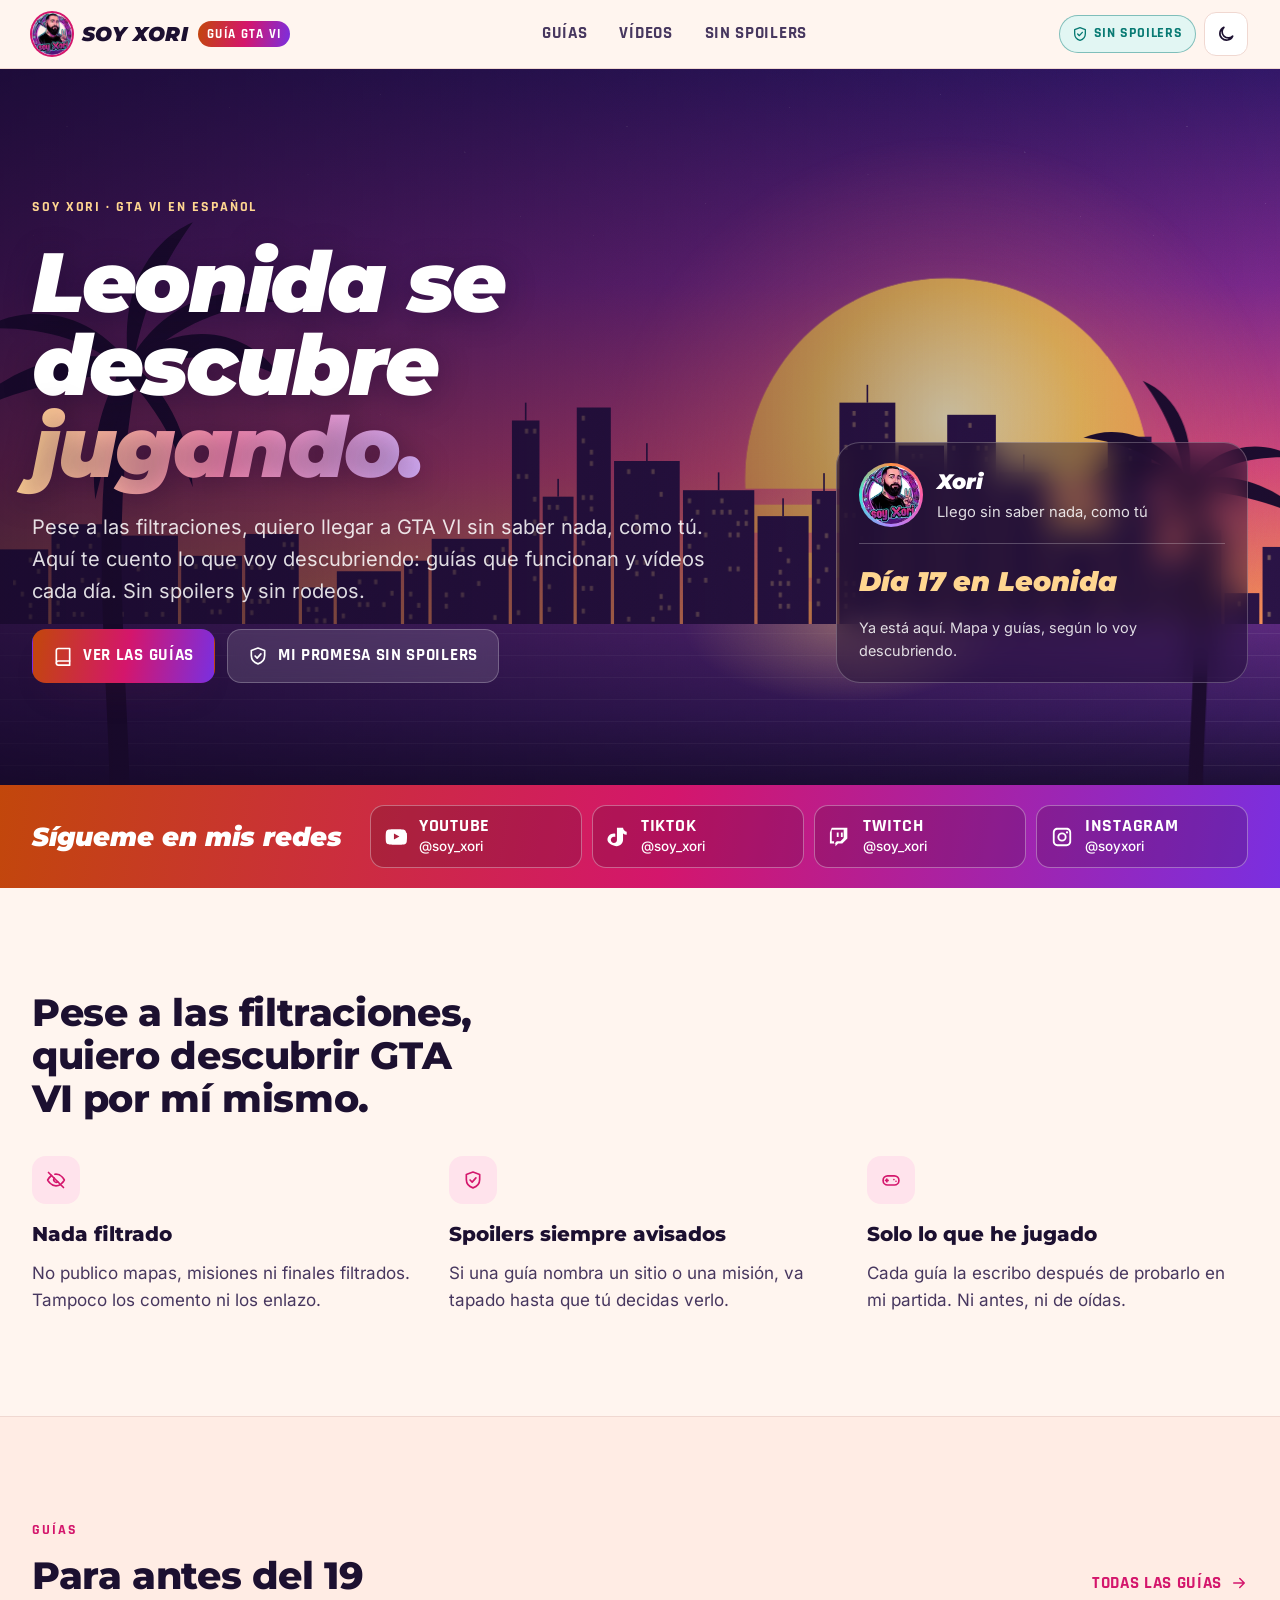
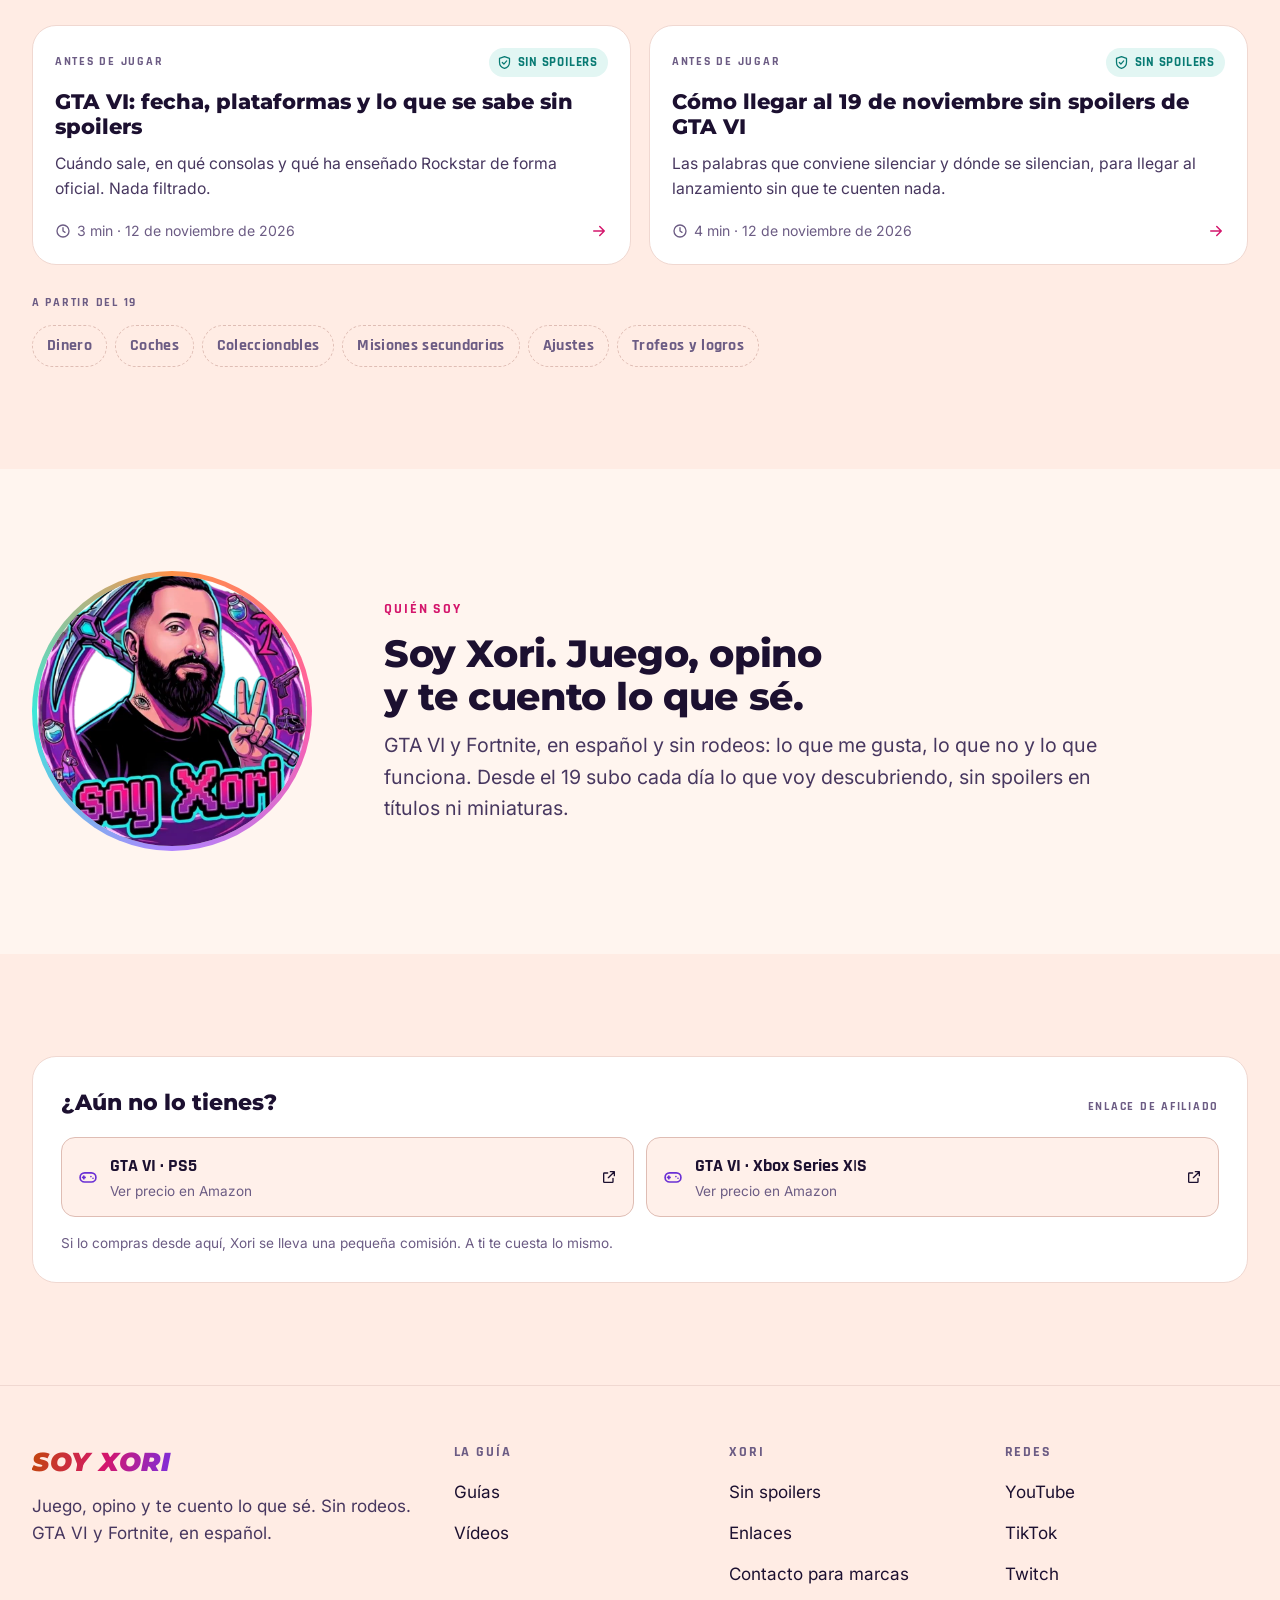
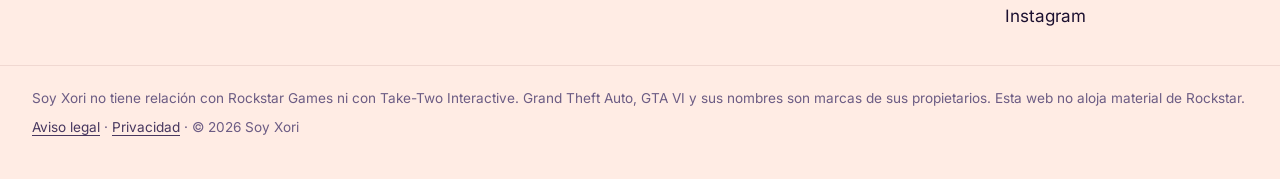
<file: index.html>
<!doctype html>
<html lang="es">
<head>
<meta charset="utf-8">
<meta name="viewport" content="width=device-width, initial-scale=1, viewport-fit=cover">
<title>Soy Xori · GTA VI sin spoilers</title>
<meta name="description" content="Guías y vídeos de GTA VI en español, sin filtraciones y sin spoilers. Xori lo descubre jugando y te cuenta lo que funciona, sin rodeos.">

<meta name="xori:raiz" content="/">
<link rel="canonical" href="https://soyxori.com/">
<meta name="theme-color" content="#fff4ec" media="(prefers-color-scheme: light)">
<meta name="theme-color" content="#0d0919" media="(prefers-color-scheme: dark)">
<meta property="og:type" content="website">
<meta property="og:site_name" content="Soy Xori">
<meta property="og:locale" content="es_ES">
<meta property="og:title" content="Soy Xori · GTA VI sin spoilers">
<meta property="og:description" content="Guías y vídeos de GTA VI en español, sin filtraciones y sin spoilers. Xori lo descubre jugando y te cuenta lo que funciona, sin rodeos.">
<meta property="og:url" content="https://soyxori.com/">
<meta property="og:image" content="https://soyxori.com/og-image.jpg">
<meta property="og:image:width" content="1200">
<meta property="og:image:height" content="630">
<meta name="twitter:card" content="summary_large_image">
<link rel="icon" type="image/png" href="/recursos/img/favicon.png">
<link rel="apple-touch-icon" href="/recursos/img/apple-touch-icon.png">
<link rel="preload" href="/recursos/tipografias/montserrat-cursiva.woff2" as="font" type="font/woff2" crossorigin>
<link rel="preload" href="/recursos/tipografias/inter.woff2" as="font" type="font/woff2" crossorigin>
<link rel="stylesheet" href="/recursos/css/estilos.css">
<script>(function(){try{var t=localStorage.getItem("xori:tema");if(t==="light"||t==="dark")document.documentElement.setAttribute("data-theme",t)}catch(e){}})();</script>
<script type="application/ld+json">{"@context":"https://schema.org","@type":"WebSite","name":"Soy Xori","url":"https://soyxori.com/","inLanguage":"es-ES","author":{"@type":"Person","name":"Soy Xori","sameAs":["https://youtube.com/@soy_xori","https://www.tiktok.com/@soy_xori","https://www.twitch.tv/soy_xori","https://www.instagram.com/soyxori/"]}}</script>
</head>
<body>
<a class="saltar" href="#contenido">Saltar al contenido</a>
<header class="cabecera" data-cabecera>
  <div class="contenedor cabecera-fila">
    <a class="marca" href="/" aria-label="Soy Xori, inicio">
      <img src="/recursos/img/avatar-xori-96.webp" alt="" width="40" height="42">
      <span class="marca-nombre">SOY XORI</span>
      <span class="marca-chip">Guía GTA VI</span>
    </a>
    <nav class="nav" id="nav-principal" aria-label="Principal"><a href="/guias/">Guías</a><a href="/videos/">Vídeos</a><a href="/sin-spoilers/">Sin spoilers</a>
      <a class="nav-solo-movil" href="/enlaces/">Todas mis redes</a>
    </nav>
    <div class="cabecera-acciones">
      <a class="sello" href="/sin-spoilers/" title="Aquí no se publica nada filtrado"><svg class="icono" width="20" height="20" viewBox="0 0 24 24" fill="none" stroke="currentColor" stroke-width="2" stroke-linecap="round" stroke-linejoin="round" aria-hidden="true"><path d="M12 2.5 4 5.5v6c0 5 3.4 8.6 8 10 4.6-1.4 8-5 8-10v-6l-8-3z"></path><path d="M8.5 12l2.5 2.5 4.5-5"></path></svg><span>Sin spoilers</span></a>
      <button class="boton-icono" type="button" data-tema-boton aria-label="Cambiar a modo oscuro"><span class="si-claro"><svg class="icono" width="20" height="20" viewBox="0 0 24 24" fill="none" stroke="currentColor" stroke-width="2" stroke-linecap="round" stroke-linejoin="round" aria-hidden="true"><path d="M20 14.5A8 8 0 1 1 9.5 4a6.5 6.5 0 0 0 10.5 10.5z"></path></svg></span><span class="si-oscuro"><svg class="icono" width="20" height="20" viewBox="0 0 24 24" fill="none" stroke="currentColor" stroke-width="2" stroke-linecap="round" stroke-linejoin="round" aria-hidden="true"><circle cx="12" cy="12" r="4"></circle><path d="M12 2v2M12 20v2M4.9 4.9l1.4 1.4M17.7 17.7l1.4 1.4M2 12h2M20 12h2M4.9 19.1l1.4-1.4M17.7 6.3l1.4-1.4"></path></svg></span></button>
      <button class="boton-icono boton-menu" type="button" data-menu-boton aria-expanded="false" aria-controls="nav-principal" aria-label="Abrir menú"><span class="si-cerrado"><svg class="icono" width="22" height="22" viewBox="0 0 24 24" fill="none" stroke="currentColor" stroke-width="2" stroke-linecap="round" stroke-linejoin="round" aria-hidden="true"><path d="M4 7h16M4 12h16M4 17h16"></path></svg></span><span class="si-abierto"><svg class="icono" width="22" height="22" viewBox="0 0 24 24" fill="none" stroke="currentColor" stroke-width="2" stroke-linecap="round" stroke-linejoin="round" aria-hidden="true"><path d="M6 6l12 12M18 6L6 18"></path></svg></span></button>
    </div>
  </div>
</header>
<main id="contenido" class="portada">

<section class="heroe">
  <div class="fondo" aria-hidden="true">
  <div class="fondo-cielo"></div>
  <div class="fondo-estrellas"></div>
  <div class="fondo-sol"></div>
  <svg class="fondo-ciudad" viewBox="0 0 1600 300" preserveAspectRatio="xMidYMax slice" aria-hidden="true"><g class="ciudad-edificios"><rect x="0" y="204" width="70" height="96"></rect><rect x="74" y="173" width="75" height="127"></rect><rect x="153" y="187" width="77" height="113"></rect><rect x="234" y="212" width="75" height="88"></rect><rect x="313" y="185" width="66" height="115"></rect><rect x="383" y="251" width="39" height="49"></rect><rect x="426" y="231" width="79" height="69"></rect><rect x="509" y="218" width="30" height="82"></rect><rect x="543" y="191" width="95" height="109"></rect><rect x="642" y="45" width="34" height="255"></rect><rect x="658" y="23" width="2" height="22"></rect><rect x="680" y="139" width="38" height="161"></rect><rect x="698" y="117" width="2" height="22"></rect><rect x="722" y="29" width="42" height="271"></rect><rect x="768" y="95" width="81" height="205"></rect><rect x="807.5" y="73" width="2" height="22"></rect><rect x="853" y="131" width="88" height="169"></rect><rect x="896" y="109" width="2" height="22"></rect><rect x="945" y="163" width="63" height="137"></rect><rect x="975.5" y="141" width="2" height="22"></rect><rect x="1012" y="132" width="30" height="168"></rect><rect x="1026" y="110" width="2" height="22"></rect><rect x="1046" y="23" width="69" height="277"></rect><rect x="1079.5" y="1" width="2" height="22"></rect><rect x="1119" y="76" width="56" height="224"></rect><rect x="1179" y="38" width="60" height="262"></rect><rect x="1243" y="109" width="61" height="191"></rect><rect x="1272.5" y="87" width="2" height="22"></rect><rect x="1308" y="177" width="65" height="123"></rect><rect x="1377" y="65" width="54" height="235"></rect><rect x="1435" y="214" width="40" height="86"></rect><rect x="1479" y="180" width="38" height="120"></rect><rect x="1521" y="258" width="43" height="42"></rect><rect x="1568" y="201" width="80" height="99"></rect></g><g class="ciudad-ventanas"><rect x="46" y="214" width="4" height="6"></rect><rect x="6" y="228" width="4" height="6"></rect><rect x="56" y="228" width="4" height="6"></rect><rect x="6" y="242" width="4" height="6"></rect><rect x="26" y="242" width="4" height="6" class="parpadea" style="animation-delay:5.5s"></rect><rect x="36" y="256" width="4" height="6"></rect><rect x="46" y="270" width="4" height="6"></rect><rect x="46" y="284" width="4" height="6"></rect><rect x="100" y="183" width="4" height="6"></rect><rect x="130" y="183" width="4" height="6"></rect><rect x="80" y="197" width="4" height="6"></rect><rect x="120" y="197" width="4" height="6"></rect><rect x="90" y="211" width="4" height="6"></rect><rect x="140" y="211" width="4" height="6"></rect><rect x="140" y="225" width="4" height="6"></rect><rect x="110" y="239" width="4" height="6" class="parpadea" style="animation-delay:1.5s"></rect><rect x="130" y="239" width="4" height="6"></rect><rect x="80" y="267" width="4" height="6"></rect><rect x="80" y="281" width="4" height="6"></rect><rect x="100" y="281" width="4" height="6" class="parpadea" style="animation-delay:5.4s"></rect><rect x="110" y="281" width="4" height="6"></rect><rect x="159" y="211" width="4" height="6"></rect><rect x="179" y="225" width="4" height="6"></rect><rect x="169" y="253" width="4" height="6"></rect><rect x="219" y="253" width="4" height="6"></rect><rect x="159" y="281" width="4" height="6"></rect><rect x="189" y="281" width="4" height="6" class="parpadea" style="animation-delay:4.2s"></rect><rect x="209" y="281" width="4" height="6"></rect><rect x="250" y="222" width="4" height="6"></rect><rect x="280" y="222" width="4" height="6"></rect><rect x="290" y="222" width="4" height="6"></rect><rect x="300" y="222" width="4" height="6"></rect><rect x="240" y="250" width="4" height="6"></rect><rect x="290" y="250" width="4" height="6"></rect><rect x="240" y="264" width="4" height="6"></rect><rect x="260" y="264" width="4" height="6"></rect><rect x="290" y="264" width="4" height="6"></rect><rect x="270" y="278" width="4" height="6"></rect><rect x="280" y="278" width="4" height="6" class="parpadea" style="animation-delay:2.2s"></rect><rect x="359" y="195" width="4" height="6"></rect><rect x="369" y="195" width="4" height="6"></rect><rect x="329" y="209" width="4" height="6"></rect><rect x="319" y="223" width="4" height="6"></rect><rect x="329" y="223" width="4" height="6"></rect><rect x="369" y="223" width="4" height="6"></rect><rect x="329" y="251" width="4" height="6"></rect><rect x="319" y="265" width="4" height="6"></rect><rect x="329" y="265" width="4" height="6"></rect><rect x="339" y="265" width="4" height="6"></rect><rect x="319" y="279" width="4" height="6"></rect><rect x="389" y="275" width="4" height="6"></rect><rect x="399" y="275" width="4" height="6"></rect><rect x="399" y="289" width="4" height="6"></rect><rect x="409" y="289" width="4" height="6"></rect><rect x="452" y="241" width="4" height="6"></rect><rect x="472" y="241" width="4" height="6"></rect><rect x="492" y="255" width="4" height="6"></rect><rect x="452" y="269" width="4" height="6"></rect><rect x="462" y="269" width="4" height="6"></rect><rect x="482" y="269" width="4" height="6"></rect><rect x="432" y="283" width="4" height="6" class="parpadea" style="animation-delay:1.2s"></rect><rect x="515" y="228" width="4" height="6"></rect><rect x="515" y="256" width="4" height="6"></rect><rect x="525" y="270" width="4" height="6"></rect><rect x="515" y="284" width="4" height="6"></rect><rect x="559" y="201" width="4" height="6"></rect><rect x="579" y="201" width="4" height="6"></rect><rect x="629" y="201" width="4" height="6"></rect><rect x="609" y="215" width="4" height="6"></rect><rect x="629" y="215" width="4" height="6"></rect><rect x="569" y="229" width="4" height="6"></rect><rect x="599" y="243" width="4" height="6"></rect><rect x="559" y="257" width="4" height="6"></rect><rect x="579" y="257" width="4" height="6"></rect><rect x="559" y="271" width="4" height="6"></rect><rect x="619" y="285" width="4" height="6"></rect><rect x="658" y="55" width="4" height="6"></rect><rect x="668" y="55" width="4" height="6"></rect><rect x="648" y="111" width="4" height="6"></rect><rect x="658" y="111" width="4" height="6" class="parpadea" style="animation-delay:5.4s"></rect><rect x="668" y="139" width="4" height="6" class="parpadea" style="animation-delay:5.9s"></rect><rect x="668" y="167" width="4" height="6"></rect><rect x="668" y="181" width="4" height="6"></rect><rect x="668" y="237" width="4" height="6"></rect><rect x="648" y="279" width="4" height="6"></rect><rect x="686" y="149" width="4" height="6"></rect><rect x="696" y="149" width="4" height="6"></rect><rect x="706" y="163" width="4" height="6"></rect><rect x="686" y="247" width="4" height="6"></rect><rect x="686" y="275" width="4" height="6"></rect><rect x="728" y="39" width="4" height="6"></rect><rect x="728" y="67" width="4" height="6"></rect><rect x="738" y="81" width="4" height="6"></rect><rect x="738" y="95" width="4" height="6"></rect><rect x="728" y="137" width="4" height="6"></rect><rect x="738" y="137" width="4" height="6"></rect><rect x="738" y="151" width="4" height="6"></rect><rect x="748" y="179" width="4" height="6"></rect><rect x="728" y="193" width="4" height="6"></rect><rect x="728" y="249" width="4" height="6" class="parpadea" style="animation-delay:1.8s"></rect><rect x="738" y="249" width="4" height="6"></rect><rect x="728" y="277" width="4" height="6"></rect><rect x="784" y="105" width="4" height="6"></rect><rect x="814" y="105" width="4" height="6"></rect><rect x="824" y="133" width="4" height="6" class="parpadea" style="animation-delay:3.4s"></rect><rect x="794" y="161" width="4" height="6"></rect><rect x="794" y="175" width="4" height="6" class="parpadea" style="animation-delay:0.6s"></rect><rect x="814" y="175" width="4" height="6"></rect><rect x="794" y="217" width="4" height="6"></rect><rect x="804" y="217" width="4" height="6"></rect><rect x="794" y="231" width="4" height="6"></rect><rect x="814" y="231" width="4" height="6"></rect><rect x="824" y="259" width="4" height="6"></rect><rect x="824" y="273" width="4" height="6" class="parpadea" style="animation-delay:3.0s"></rect><rect x="834" y="273" width="4" height="6"></rect><rect x="784" y="287" width="4" height="6"></rect><rect x="814" y="287" width="4" height="6"></rect><rect x="859" y="141" width="4" height="6"></rect><rect x="899" y="141" width="4" height="6"></rect><rect x="869" y="155" width="4" height="6"></rect><rect x="889" y="155" width="4" height="6"></rect><rect x="899" y="155" width="4" height="6"></rect><rect x="909" y="155" width="4" height="6"></rect><rect x="929" y="155" width="4" height="6"></rect><rect x="919" y="169" width="4" height="6"></rect><rect x="929" y="169" width="4" height="6"></rect><rect x="879" y="183" width="4" height="6"></rect><rect x="909" y="183" width="4" height="6"></rect><rect x="919" y="183" width="4" height="6"></rect><rect x="859" y="197" width="4" height="6"></rect><rect x="909" y="225" width="4" height="6" class="parpadea" style="animation-delay:0.4s"></rect><rect x="919" y="225" width="4" height="6"></rect><rect x="859" y="239" width="4" height="6"></rect><rect x="879" y="239" width="4" height="6"></rect><rect x="869" y="281" width="4" height="6"></rect><rect x="971" y="201" width="4" height="6" class="parpadea" style="animation-delay:4.6s"></rect><rect x="981" y="215" width="4" height="6"></rect><rect x="971" y="229" width="4" height="6"></rect><rect x="961" y="243" width="4" height="6"></rect><rect x="971" y="243" width="4" height="6"></rect><rect x="981" y="243" width="4" height="6"></rect><rect x="971" y="257" width="4" height="6"></rect><rect x="971" y="271" width="4" height="6"></rect><rect x="981" y="271" width="4" height="6"></rect><rect x="1018" y="142" width="4" height="6"></rect><rect x="1028" y="184" width="4" height="6"></rect><rect x="1018" y="198" width="4" height="6"></rect><rect x="1028" y="226" width="4" height="6" class="parpadea" style="animation-delay:2.6s"></rect><rect x="1018" y="240" width="4" height="6" class="parpadea" style="animation-delay:5.4s"></rect><rect x="1018" y="268" width="4" height="6"></rect><rect x="1062" y="33" width="4" height="6"></rect><rect x="1102" y="33" width="4" height="6"></rect><rect x="1062" y="47" width="4" height="6"></rect><rect x="1102" y="47" width="4" height="6"></rect><rect x="1102" y="61" width="4" height="6"></rect><rect x="1052" y="75" width="4" height="6"></rect><rect x="1072" y="75" width="4" height="6"></rect><rect x="1082" y="75" width="4" height="6"></rect><rect x="1052" y="159" width="4" height="6"></rect><rect x="1062" y="159" width="4" height="6"></rect><rect x="1072" y="187" width="4" height="6"></rect><rect x="1082" y="187" width="4" height="6"></rect><rect x="1092" y="187" width="4" height="6"></rect><rect x="1082" y="201" width="4" height="6"></rect><rect x="1102" y="215" width="4" height="6"></rect><rect x="1092" y="229" width="4" height="6"></rect><rect x="1102" y="229" width="4" height="6"></rect><rect x="1052" y="243" width="4" height="6"></rect><rect x="1062" y="243" width="4" height="6"></rect><rect x="1082" y="243" width="4" height="6"></rect><rect x="1052" y="257" width="4" height="6"></rect><rect x="1062" y="257" width="4" height="6"></rect><rect x="1072" y="257" width="4" height="6"></rect><rect x="1102" y="257" width="4" height="6" class="parpadea" style="animation-delay:5.8s"></rect><rect x="1052" y="271" width="4" height="6"></rect><rect x="1082" y="271" width="4" height="6"></rect><rect x="1092" y="271" width="4" height="6"></rect><rect x="1072" y="285" width="4" height="6"></rect><rect x="1135" y="86" width="4" height="6"></rect><rect x="1145" y="86" width="4" height="6"></rect><rect x="1125" y="100" width="4" height="6"></rect><rect x="1135" y="114" width="4" height="6"></rect><rect x="1165" y="128" width="4" height="6"></rect><rect x="1135" y="142" width="4" height="6"></rect><rect x="1165" y="142" width="4" height="6"></rect><rect x="1165" y="170" width="4" height="6"></rect><rect x="1155" y="184" width="4" height="6"></rect><rect x="1165" y="184" width="4" height="6"></rect><rect x="1135" y="198" width="4" height="6"></rect><rect x="1125" y="226" width="4" height="6"></rect><rect x="1155" y="226" width="4" height="6"></rect><rect x="1145" y="240" width="4" height="6"></rect><rect x="1165" y="240" width="4" height="6"></rect><rect x="1205" y="48" width="4" height="6"></rect><rect x="1185" y="76" width="4" height="6"></rect><rect x="1215" y="76" width="4" height="6"></rect><rect x="1225" y="76" width="4" height="6"></rect><rect x="1225" y="90" width="4" height="6"></rect><rect x="1215" y="118" width="4" height="6"></rect><rect x="1205" y="132" width="4" height="6"></rect><rect x="1185" y="146" width="4" height="6"></rect><rect x="1195" y="146" width="4" height="6" class="parpadea" style="animation-delay:4.1s"></rect><rect x="1205" y="160" width="4" height="6"></rect><rect x="1185" y="174" width="4" height="6"></rect><rect x="1195" y="174" width="4" height="6"></rect><rect x="1215" y="174" width="4" height="6"></rect><rect x="1185" y="188" width="4" height="6"></rect><rect x="1195" y="188" width="4" height="6"></rect><rect x="1225" y="188" width="4" height="6"></rect><rect x="1185" y="216" width="4" height="6"></rect><rect x="1205" y="230" width="4" height="6"></rect><rect x="1185" y="244" width="4" height="6"></rect><rect x="1205" y="244" width="4" height="6"></rect><rect x="1215" y="244" width="4" height="6"></rect><rect x="1225" y="244" width="4" height="6"></rect><rect x="1195" y="258" width="4" height="6"></rect><rect x="1185" y="272" width="4" height="6" class="parpadea" style="animation-delay:4.1s"></rect><rect x="1195" y="272" width="4" height="6"></rect><rect x="1279" y="133" width="4" height="6" class="parpadea" style="animation-delay:5.7s"></rect><rect x="1279" y="147" width="4" height="6" class="parpadea" style="animation-delay:1.6s"></rect><rect x="1259" y="161" width="4" height="6"></rect><rect x="1289" y="161" width="4" height="6"></rect><rect x="1259" y="175" width="4" height="6"></rect><rect x="1279" y="217" width="4" height="6"></rect><rect x="1289" y="217" width="4" height="6"></rect><rect x="1259" y="245" width="4" height="6"></rect><rect x="1249" y="259" width="4" height="6"></rect><rect x="1279" y="259" width="4" height="6"></rect><rect x="1249" y="273" width="4" height="6"></rect><rect x="1289" y="287" width="4" height="6"></rect><rect x="1314" y="187" width="4" height="6"></rect><rect x="1334" y="187" width="4" height="6"></rect><rect x="1324" y="201" width="4" height="6"></rect><rect x="1314" y="229" width="4" height="6"></rect><rect x="1324" y="229" width="4" height="6"></rect><rect x="1324" y="257" width="4" height="6"></rect><rect x="1334" y="257" width="4" height="6"></rect><rect x="1364" y="257" width="4" height="6"></rect><rect x="1364" y="271" width="4" height="6"></rect><rect x="1314" y="285" width="4" height="6"></rect><rect x="1344" y="285" width="4" height="6"></rect><rect x="1403" y="75" width="4" height="6"></rect><rect x="1423" y="75" width="4" height="6"></rect><rect x="1403" y="89" width="4" height="6" class="parpadea" style="animation-delay:1.9s"></rect><rect x="1403" y="117" width="4" height="6"></rect><rect x="1423" y="131" width="4" height="6"></rect><rect x="1423" y="145" width="4" height="6"></rect><rect x="1393" y="159" width="4" height="6"></rect><rect x="1403" y="159" width="4" height="6"></rect><rect x="1383" y="173" width="4" height="6"></rect><rect x="1403" y="173" width="4" height="6"></rect><rect x="1413" y="173" width="4" height="6"></rect><rect x="1413" y="187" width="4" height="6"></rect><rect x="1403" y="229" width="4" height="6"></rect><rect x="1383" y="243" width="4" height="6"></rect><rect x="1393" y="243" width="4" height="6"></rect><rect x="1403" y="243" width="4" height="6"></rect><rect x="1383" y="257" width="4" height="6"></rect><rect x="1383" y="271" width="4" height="6" class="parpadea" style="animation-delay:3.3s"></rect><rect x="1393" y="271" width="4" height="6"></rect><rect x="1383" y="285" width="4" height="6"></rect><rect x="1403" y="285" width="4" height="6"></rect><rect x="1441" y="238" width="4" height="6"></rect><rect x="1441" y="252" width="4" height="6"></rect><rect x="1451" y="252" width="4" height="6" class="parpadea" style="animation-delay:2.0s"></rect><rect x="1451" y="280" width="4" height="6"></rect><rect x="1505" y="190" width="4" height="6"></rect><rect x="1495" y="204" width="4" height="6"></rect><rect x="1485" y="218" width="4" height="6"></rect><rect x="1495" y="232" width="4" height="6"></rect><rect x="1505" y="232" width="4" height="6"></rect><rect x="1537" y="268" width="4" height="6"></rect><rect x="1574" y="211" width="4" height="6"></rect><rect x="1594" y="211" width="4" height="6"></rect><rect x="1594" y="225" width="4" height="6"></rect><rect x="1604" y="239" width="4" height="6"></rect><rect x="1624" y="239" width="4" height="6"></rect><rect x="1614" y="267" width="4" height="6"></rect><rect x="1624" y="267" width="4" height="6"></rect><rect x="1634" y="267" width="4" height="6"></rect><rect x="1574" y="281" width="4" height="6"></rect><rect x="1614" y="281" width="4" height="6"></rect><rect x="1634" y="281" width="4" height="6"></rect></g></svg>
  <div class="fondo-mar"><i></i></div>
  <svg class="fondo-palmera palmera-izquierda" viewBox="0 0 220 420" aria-hidden="true">
  <path class="palmera-tronco" d="M112 420 C 110 330 98 240 118 140"></path>
  <g class="palmera-copa">
    <path d="M118 140 C 150 112 196 116 218 150 C 186 132 150 134 118 146 Z"></path>
    <path d="M118 140 C 140 100 182 86 214 100 C 176 104 146 118 118 146 Z"></path>
    <path d="M118 140 C 112 98 128 62 160 48 C 138 78 126 108 120 146 Z"></path>
    <path d="M118 140 C 92 106 52 100 22 118 C 58 116 90 124 116 146 Z"></path>
    <path d="M118 140 C 82 128 40 142 6 176 C 44 158 84 148 116 148 Z"></path>
    <path d="M118 140 C 100 160 92 196 96 230 C 104 198 112 168 122 148 Z"></path>
    <path d="M118 140 C 142 156 158 188 160 222 C 148 192 134 166 116 150 Z"></path>
  </g>
</svg>
  <svg class="fondo-palmera palmera-derecha" viewBox="0 0 220 420" aria-hidden="true">
  <path class="palmera-tronco" d="M112 420 C 110 330 98 240 118 140"></path>
  <g class="palmera-copa">
    <path d="M118 140 C 150 112 196 116 218 150 C 186 132 150 134 118 146 Z"></path>
    <path d="M118 140 C 140 100 182 86 214 100 C 176 104 146 118 118 146 Z"></path>
    <path d="M118 140 C 112 98 128 62 160 48 C 138 78 126 108 120 146 Z"></path>
    <path d="M118 140 C 92 106 52 100 22 118 C 58 116 90 124 116 146 Z"></path>
    <path d="M118 140 C 82 128 40 142 6 176 C 44 158 84 148 116 148 Z"></path>
    <path d="M118 140 C 100 160 92 196 96 230 C 104 198 112 168 122 148 Z"></path>
    <path d="M118 140 C 142 156 158 188 160 222 C 148 192 134 166 116 150 Z"></path>
  </g>
</svg>
  
  <div class="fondo-grano"></div>
  <div class="fondo-velo"></div>
</div>
  <div class="contenedor heroe-dentro">
    <div class="heroe-texto">
      <p class="antetitulo antetitulo-heroe">Soy Xori · GTA VI en español</p>
      <h1 class="heroe-titulo">Leonida se descubre <span class="degradado-texto">jugando.</span></h1>
      <p class="heroe-entradilla">Pese a las filtraciones, quiero llegar a GTA VI sin saber nada, como tú. Aquí te cuento lo que voy descubriendo: guías que funcionan y vídeos cada día. Sin spoilers y sin rodeos.</p>
      <div class="botones">
        <a class="boton boton-primario" href="/guias/"><svg class="icono" width="20" height="20" viewBox="0 0 24 24" fill="none" stroke="currentColor" stroke-width="2" stroke-linecap="round" stroke-linejoin="round" aria-hidden="true"><path d="M4 5.5A2.5 2.5 0 0 1 6.5 3H20v15H6.5A2.5 2.5 0 0 0 4 20.5v-15z"></path><path d="M4 20.5A2.5 2.5 0 0 0 6.5 23H20v-5"></path></svg>Ver las guías</a>
        <a class="boton boton-cristal" href="/sin-spoilers/"><svg class="icono" width="20" height="20" viewBox="0 0 24 24" fill="none" stroke="currentColor" stroke-width="2" stroke-linecap="round" stroke-linejoin="round" aria-hidden="true"><path d="M12 2.5 4 5.5v6c0 5 3.4 8.6 8 10 4.6-1.4 8-5 8-10v-6l-8-3z"></path><path d="M8.5 12l2.5 2.5 4.5-5"></path></svg>Mi promesa sin spoilers</a>
      </div>
    </div>
    <div class="heroe-tarjeta">
      <div class="heroe-persona">
        <span class="aro aro-pequeno"><img src="/recursos/img/avatar-xori-96.webp" alt="" width="64" height="67"></span>
        <span><b>Xori</b><small>Llego sin saber nada, como tú</small></span>
      </div>
      <div class="cuenta cuenta-heroe" data-cuenta data-lanzamiento="2026-11-19T00:00:00+01:00" data-inicio="2026-07-15T00:00:00+02:00">
  <p class="cuenta-titulo" data-cuenta-titulo>Sale el 19 de noviembre</p>
  <div class="cuenta-digitos" data-cuenta-digitos role="timer" aria-label="Tiempo que falta para el lanzamiento">
    <span><b data-d>--</b><small>días</small></span>
    <span><b data-h>--</b><small>horas</small></span>
    <span><b data-m>--</b><small>min</small></span>
    <span><b data-s>--</b><small>seg</small></span>
  </div>
  <div class="cuenta-barra" data-cuenta-barra aria-hidden="true"><i data-cuenta-relleno></i></div>
  <p class="cuenta-pie" data-cuenta-pie>PS5 y Xbox Series X|S</p>
</div>
    </div>
  </div>
</section>

<section class="banda-redes" aria-label="Redes de Xori">
  <div class="contenedor banda-redes-fila">
    <p class="banda-redes-titulo">Sígueme en mis redes</p>
    <ul class="banda-redes-lista" style="--columnas: 4">
      <li><a class="pastilla-red" href="https://youtube.com/@soy_xori" target="_blank" rel="noopener"><svg class="icono" width="22" height="22" viewBox="0 0 48 48" fill="currentColor" aria-hidden="true"><path  d="M46 14.5s-.5-3.3-1.9-4.7c-1.8-1.9-3.9-1.9-4.8-2C32.9 7.3 24 7.3 24 7.3h0s-8.9 0-15.3.5c-.9.1-3 .1-4.8 2C2.5 11.2 2 14.5 2 14.5S1.5 18.4 1.5 22.3v3.5c0 3.9.5 7.8.5 7.8s.5 3.3 1.9 4.7c1.8 1.9 4.2 1.8 5.3 2 3.8.4 16.3.5 16.3.5s8.9 0 15.3-.5c.9-.1 3-.1 4.8-2 1.4-1.4 1.9-4.7 1.9-4.7s.5-3.9.5-7.8v-3.5c0-3.9-.5-7.8-.5-7.8zM19.5 29.5v-13l12 6.5-12 6.5z"></path></svg><span><b>YouTube</b><small>@soy_xori</small></span></a></li><li><a class="pastilla-red" href="https://www.tiktok.com/@soy_xori" target="_blank" rel="noopener"><svg class="icono" width="22" height="22" viewBox="0 0 48 48" fill="currentColor" aria-hidden="true"><path  d="M28 4h7c.6 4.7 3.3 7.6 8 8.3v7c-3-.1-5.7-1-8-2.7v13.6c0 7.7-6.2 13.8-14 13.8S1 37.9 1 30.2 7.2 16.4 15 16.4c1 0 2 .1 3 .3v7.2c-.9-.3-1.9-.5-3-.5-3.7 0-6.7 3-6.7 6.7S11.3 37 15 37s6.7-3 6.7-6.7V4H28z"></path></svg><span><b>TikTok</b><small>@soy_xori</small></span></a></li><li><a class="pastilla-red" href="https://www.twitch.tv/soy_xori" target="_blank" rel="noopener"><svg class="icono" width="22" height="22" viewBox="0 0 48 48" fill="currentColor" aria-hidden="true"><path  d="M6 4 2 14v24h12v6l6-6h9l11-11V4H6zm26 22-7 7h-8l-6 6v-6H6V8h26v18zM26 14h4v10h-4V14zm-9 0h4v10h-4V14z"></path></svg><span><b>Twitch</b><small>@soy_xori</small></span></a></li><li><a class="pastilla-red" href="https://www.instagram.com/soyxori/" target="_blank" rel="noopener"><svg class="icono" width="22" height="22" viewBox="0 0 48 48" fill="currentColor" aria-hidden="true"><path fill-rule="evenodd" d="M14 4h20c5.5 0 10 4.5 10 10v20c0 5.5-4.5 10-10 10H14C8.5 44 4 39.5 4 34V14C4 8.5 8.5 4 14 4zm0 4c-3.3 0-6 2.7-6 6v20c0 3.3 2.7 6 6 6h20c3.3 0 6-2.7 6-6V14c0-3.3-2.7-6-6-6H14zm10 6a10 10 0 1 0 0 20 10 10 0 0 0 0-20zm0 4a6 6 0 1 1 0 12 6 6 0 0 1 0-12zm11-6.5a2.5 2.5 0 1 0 0 5 2.5 2.5 0 0 0 0-5z"></path></svg><span><b>Instagram</b><small>@soyxori</small></span></a></li>
    </ul>
  </div>
</section>

<section class="banda banda-promesa" aria-labelledby="t-promesa">
  <div class="contenedor">
    <h2 id="t-promesa" class="titulo-seccion">Pese a las filtraciones, quiero descubrir GTA VI por mí mismo.</h2>
    <div class="promesas">
      <article class="promesa">
        <span class="promesa-icono"><svg class="icono" width="20" height="20" viewBox="0 0 24 24" fill="none" stroke="currentColor" stroke-width="2" stroke-linecap="round" stroke-linejoin="round" aria-hidden="true"><path d="M3 3l18 18"></path><path d="M10.6 5.1A10.8 10.8 0 0 1 12 5c6.4 0 10 7 10 7a17.6 17.6 0 0 1-3.2 4.1M6.6 6.6A17.4 17.4 0 0 0 2 12s3.6 7 10 7a10.4 10.4 0 0 0 5.4-1.6"></path><path d="M9.9 9.9a3 3 0 0 0 4.2 4.2"></path></svg></span>
        <h3>Nada filtrado</h3>
        <p>No publico mapas, misiones ni finales filtrados. Tampoco los comento ni los enlazo.</p>
      </article>
      <article class="promesa">
        <span class="promesa-icono"><svg class="icono" width="20" height="20" viewBox="0 0 24 24" fill="none" stroke="currentColor" stroke-width="2" stroke-linecap="round" stroke-linejoin="round" aria-hidden="true"><path d="M12 2.5 4 5.5v6c0 5 3.4 8.6 8 10 4.6-1.4 8-5 8-10v-6l-8-3z"></path><path d="M8.5 12l2.5 2.5 4.5-5"></path></svg></span>
        <h3>Spoilers siempre avisados</h3>
        <p>Si una guía nombra un sitio o una misión, va tapado hasta que tú decidas verlo.</p>
      </article>
      <article class="promesa">
        <span class="promesa-icono"><svg class="icono" width="20" height="20" viewBox="0 0 24 24" fill="none" stroke="currentColor" stroke-width="2" stroke-linecap="round" stroke-linejoin="round" aria-hidden="true"><rect x="2.5" y="7" width="19" height="11" rx="5.5"></rect><path d="M7 11v3M5.5 12.5h3M15.5 11.5h.01M18 13.5h.01"></path></svg></span>
        <h3>Solo lo que he jugado</h3>
        <p>Cada guía la escribo después de probarlo en mi partida. Ni antes, ni de oídas.</p>
      </article>
    </div>
  </div>
</section>

<section class="banda banda-suave" aria-labelledby="t-guias">
  <div class="contenedor pila-grande">
    <div class="fila-titulo">
      <div class="pila"><p class="antetitulo">Guías</p><h2 id="t-guias" class="titulo-seccion">Para antes del 19</h2></div>
      <a class="enlace-flecha" href="/guias/">Todas las guías<svg class="icono" width="18" height="18" viewBox="0 0 24 24" fill="none" stroke="currentColor" stroke-width="2" stroke-linecap="round" stroke-linejoin="round" aria-hidden="true"><path d="M5 12h14M13 6l6 6-6 6"></path></svg></a>
    </div>
    <div class="rejilla-guias"><a class="tarjeta-guia" href="/guias/gta-6-fecha-plataformas/" data-categoria="Antes de jugar" data-texto="gta vi: fecha, plataformas y lo que se sabe sin spoilers cuándo sale, en qué consolas y qué ha enseñado rockstar de forma oficial. nada filtrado.">
  <span class="tarjeta-guia-arriba"><span class="etiqueta">Antes de jugar</span><span class="insignia insignia-sin-spoilers"><svg class="icono" width="20" height="20" viewBox="0 0 24 24" fill="none" stroke="currentColor" stroke-width="2" stroke-linecap="round" stroke-linejoin="round" aria-hidden="true"><path d="M12 2.5 4 5.5v6c0 5 3.4 8.6 8 10 4.6-1.4 8-5 8-10v-6l-8-3z"></path><path d="M8.5 12l2.5 2.5 4.5-5"></path></svg>Sin spoilers</span></span>
  <span class="tarjeta-guia-titulo">GTA VI: fecha, plataformas y lo que se sabe sin spoilers</span>
  <span class="tarjeta-guia-resumen">Cuándo sale, en qué consolas y qué ha enseñado Rockstar de forma oficial. Nada filtrado.</span>
  <span class="tarjeta-guia-pie"><svg class="icono" width="16" height="16" viewBox="0 0 24 24" fill="none" stroke="currentColor" stroke-width="2" stroke-linecap="round" stroke-linejoin="round" aria-hidden="true"><circle cx="12" cy="12" r="9"></circle><path d="M12 7v5l3 2"></path></svg>3 min · 12 de noviembre de 2026<span class="tarjeta-guia-flecha"><svg class="icono" width="18" height="18" viewBox="0 0 24 24" fill="none" stroke="currentColor" stroke-width="2" stroke-linecap="round" stroke-linejoin="round" aria-hidden="true"><path d="M5 12h14M13 6l6 6-6 6"></path></svg></span></span>
</a><a class="tarjeta-guia" href="/guias/evitar-spoilers-gta-6/" data-categoria="Antes de jugar" data-texto="cómo llegar al 19 de noviembre sin spoilers de gta vi las palabras que conviene silenciar y dónde se silencian, para llegar al lanzamiento sin que te cuenten nada.">
  <span class="tarjeta-guia-arriba"><span class="etiqueta">Antes de jugar</span><span class="insignia insignia-sin-spoilers"><svg class="icono" width="20" height="20" viewBox="0 0 24 24" fill="none" stroke="currentColor" stroke-width="2" stroke-linecap="round" stroke-linejoin="round" aria-hidden="true"><path d="M12 2.5 4 5.5v6c0 5 3.4 8.6 8 10 4.6-1.4 8-5 8-10v-6l-8-3z"></path><path d="M8.5 12l2.5 2.5 4.5-5"></path></svg>Sin spoilers</span></span>
  <span class="tarjeta-guia-titulo">Cómo llegar al 19 de noviembre sin spoilers de GTA VI</span>
  <span class="tarjeta-guia-resumen">Las palabras que conviene silenciar y dónde se silencian, para llegar al lanzamiento sin que te cuenten nada.</span>
  <span class="tarjeta-guia-pie"><svg class="icono" width="16" height="16" viewBox="0 0 24 24" fill="none" stroke="currentColor" stroke-width="2" stroke-linecap="round" stroke-linejoin="round" aria-hidden="true"><circle cx="12" cy="12" r="9"></circle><path d="M12 7v5l3 2"></path></svg>4 min · 12 de noviembre de 2026<span class="tarjeta-guia-flecha"><svg class="icono" width="18" height="18" viewBox="0 0 24 24" fill="none" stroke="currentColor" stroke-width="2" stroke-linecap="round" stroke-linejoin="round" aria-hidden="true"><path d="M5 12h14M13 6l6 6-6 6"></path></svg></span></span>
</a></div>
    <div class="proximamente">
      <span class="etiqueta">A partir del 19</span>
      <div class="chips"><span class="chip chip-apagado">Dinero</span><span class="chip chip-apagado">Coches</span><span class="chip chip-apagado">Coleccionables</span><span class="chip chip-apagado">Misiones secundarias</span><span class="chip chip-apagado">Ajustes</span><span class="chip chip-apagado">Trofeos y logros</span></div>
    </div>
  </div>
</section>





<section class="banda" aria-labelledby="t-xori">
  <div class="contenedor presentacion">
    <div class="aro aro-grande"><img src="/recursos/img/avatar-xori.webp" alt="Soy Xori" width="240" height="251"></div>
    <div class="pila-grande">
      <div class="pila">
        <p class="antetitulo">Quién soy</p>
        <h2 id="t-xori" class="titulo-seccion">Soy Xori. Juego, opino y te cuento lo que sé.</h2>
        <p class="texto-grande">GTA VI y Fortnite, en español y sin rodeos: lo que me gusta, lo que no y lo que funciona. Desde el 19 subo cada día lo que voy descubriendo, sin spoilers en títulos ni miniaturas.</p>
      </div>
      
    </div>
  </div>
</section>

<section class="banda banda-suave">
  <div class="contenedor"><aside class="afiliado" aria-label="Comprar GTA VI">
  <div class="afiliado-cabeza"><h2 class="afiliado-titulo">¿Aún no lo tienes?</h2><span class="etiqueta">Enlace de afiliado</span></div>
  <div class="afiliado-lista">
    <a class="afiliado-item" href="https://www.amazon.es/s?k=GTA+VI+PS5" rel="sponsored nofollow noopener" target="_blank">
      <span class="afiliado-icono"><svg class="icono" width="20" height="20" viewBox="0 0 24 24" fill="none" stroke="currentColor" stroke-width="2" stroke-linecap="round" stroke-linejoin="round" aria-hidden="true"><rect x="2.5" y="7" width="19" height="11" rx="5.5"></rect><path d="M7 11v3M5.5 12.5h3M15.5 11.5h.01M18 13.5h.01"></path></svg></span>
      <span class="afiliado-texto"><b>GTA VI · PS5</b><small>Ver precio en Amazon</small></span>
      <svg class="icono" width="16" height="16" viewBox="0 0 24 24" fill="none" stroke="currentColor" stroke-width="2" stroke-linecap="round" stroke-linejoin="round" aria-hidden="true"><path d="M14 4h6v6M20 4l-9 9"></path><path d="M18 14v5a1 1 0 0 1-1 1H5a1 1 0 0 1-1-1V7a1 1 0 0 1 1-1h5"></path></svg>
    </a>
    <a class="afiliado-item" href="https://www.amazon.es/s?k=GTA+VI+Xbox+Series+X" rel="sponsored nofollow noopener" target="_blank">
      <span class="afiliado-icono"><svg class="icono" width="20" height="20" viewBox="0 0 24 24" fill="none" stroke="currentColor" stroke-width="2" stroke-linecap="round" stroke-linejoin="round" aria-hidden="true"><rect x="2.5" y="7" width="19" height="11" rx="5.5"></rect><path d="M7 11v3M5.5 12.5h3M15.5 11.5h.01M18 13.5h.01"></path></svg></span>
      <span class="afiliado-texto"><b>GTA VI · Xbox Series X|S</b><small>Ver precio en Amazon</small></span>
      <svg class="icono" width="16" height="16" viewBox="0 0 24 24" fill="none" stroke="currentColor" stroke-width="2" stroke-linecap="round" stroke-linejoin="round" aria-hidden="true"><path d="M14 4h6v6M20 4l-9 9"></path><path d="M18 14v5a1 1 0 0 1-1 1H5a1 1 0 0 1-1-1V7a1 1 0 0 1 1-1h5"></path></svg>
    </a>
  </div>
  <p class="nota">Si lo compras desde aquí, Xori se lleva una pequeña comisión. A ti te cuesta lo mismo.</p>
</aside></div>
</section>

</main>
<footer class="pie">
  <div class="contenedor pie-rejilla">
    <div class="pie-marca">
      <span class="marca-nombre">SOY XORI</span>
      <p>Juego, opino y te cuento lo que sé. Sin rodeos.<br>GTA VI y Fortnite, en español.</p>
    </div>
    <nav class="pie-columna" aria-label="La guía"><h2>La guía</h2>
      <a href="/guias/">Guías</a><a href="/videos/">Vídeos</a>
    </nav>
    <nav class="pie-columna" aria-label="Xori"><h2>Xori</h2>
      <a href="/sin-spoilers/">Sin spoilers</a><a href="/enlaces/">Enlaces</a><a href="/sin-spoilers/#contacto">Contacto para marcas</a>
    </nav>
    <nav class="pie-columna" aria-label="Redes"><h2>Redes</h2><a href="https://youtube.com/@soy_xori" target="_blank" rel="noopener">YouTube</a><a href="https://www.tiktok.com/@soy_xori" target="_blank" rel="noopener">TikTok</a><a href="https://www.twitch.tv/soy_xori" target="_blank" rel="noopener">Twitch</a><a href="https://www.instagram.com/soyxori/" target="_blank" rel="noopener">Instagram</a></nav>
  </div>
  <div class="contenedor pie-legal">
    <p>Soy Xori no tiene relación con Rockstar Games ni con Take-Two Interactive. Grand Theft Auto, GTA VI y sus nombres son marcas de sus propietarios. Esta web no aloja material de Rockstar.</p>
    <p><a href="/legal/">Aviso legal</a> · <a href="/legal/#privacidad">Privacidad</a> · © 2026 Soy Xori</p>
  </div>
</footer>
<script src="/recursos/js/principal.js" defer></script>
</body>
</html>
</file>
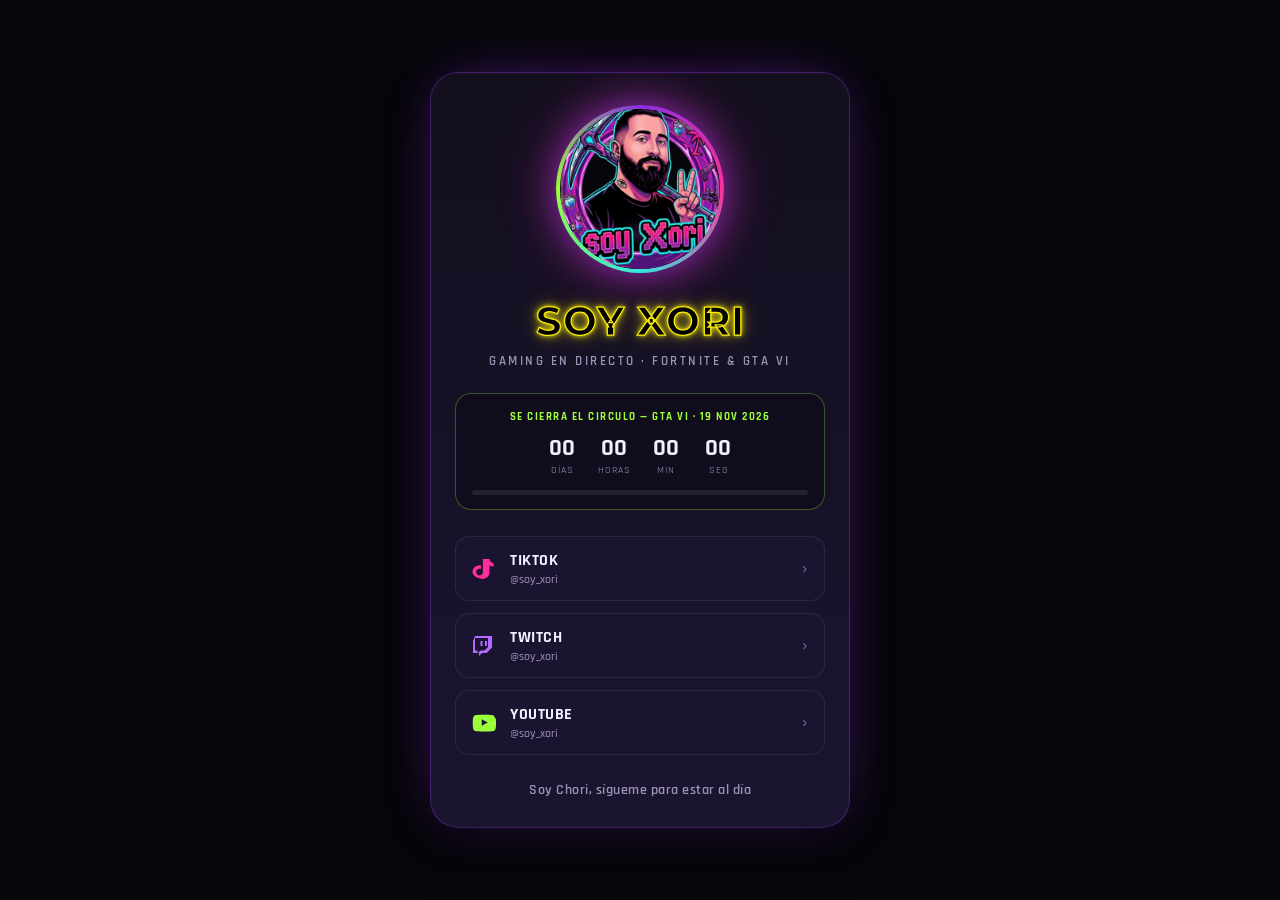
<file: Index.html>
<!DOCTYPE html>
<html lang="es">
<head>
<meta charset="UTF-8">
<meta name="viewport" content="width=device-width, initial-scale=1.0">
<title>Soy Xori — Enlaces</title>
<meta name="description" content="Soy Xori — Gaming en directo. Fortnite y GTA VI en TikTok, Twitch y YouTube.">
<link rel="preconnect" href="https://fonts.googleapis.com">
<link rel="preconnect" href="https://fonts.gstatic.com" crossorigin>
<link href="https://fonts.googleapis.com/css2?family=Montserrat:wght@700;800&family=Rajdhani:wght@500;600;700&display=swap" rel="stylesheet">
<style>
  :root{
    --bg-void:#07060b;
    --bg-panel:#130f1e;
    --bg-panel-2:#1b1430;
    --purple:#8b2fe0;
    --purple-soft:#b26cff;
    --pink:#ff2e9a;
    --cyan:#35e7e0;
    --storm-green:#9bff3b;
    --neon-yellow:#fcee09;
    --text:#f3efff;
    --text-muted:#9c93b8;
  }

  *{ box-sizing:border-box; }

  html,body{
    margin:0;
    padding:0;
    min-height:100vh;
    background:var(--bg-void);
    color:var(--text);
    font-family:'Rajdhani', sans-serif;
    -webkit-font-smoothing:antialiased;
  }

  body{
    display:flex;
    align-items:center;
    justify-content:center;
    padding:32px 16px;
    position:relative;
    overflow-x:hidden;
  }

  .storm-bg{
    position:fixed;
    inset:-20%;
    z-index:-2;
    background:conic-gradient(from 0deg, rgba(139,47,224,.35), rgba(255,46,154,.25), rgba(53,231,224,.2), rgba(155,255,59,.15), rgba(139,47,224,.35));
    filter:blur(60px);
    animation:spin-bg 50s linear infinite;
  }

  .grain{
    position:fixed;
    inset:0;
    z-index:-1;
    opacity:.05;
    pointer-events:none;
    background-image:url("data:image/svg+xml,%3Csvg xmlns='http://www.w3.org/2000/svg' width='120' height='120'%3E%3Cfilter id='n'%3E%3CfeTurbulence type='fractalNoise' baseFrequency='0.9' numOctaves='2' stitchTiles='stitch'/%3E%3C/filter%3E%3Crect width='100%25' height='100%25' filter='url(%23n)'/%3E%3C/svg%3E");
  }

  @keyframes spin-bg{ to{ transform:rotate(360deg); } }

  .card{
    width:100%;
    max-width:420px;
    background:linear-gradient(180deg, var(--bg-panel), var(--bg-panel-2));
    border:1px solid rgba(139,47,224,.35);
    border-radius:28px;
    padding:32px 24px 28px;
    box-shadow:0 0 0 1px rgba(255,255,255,.02) inset, 0 30px 60px -20px rgba(0,0,0,.7), 0 0 60px -25px var(--purple);
    position:relative;
  }

  .avatar-ring{
    width:168px;
    height:168px;
    margin:0 auto;
    border-radius:50%;
    padding:4px;
    background:conic-gradient(from 0deg, var(--purple), var(--pink), var(--cyan), var(--storm-green), var(--purple));
    box-shadow:0 0 40px -8px var(--purple), 0 0 70px -20px var(--pink);
    animation:spin-ring 10s linear infinite;
  }

  .avatar-ring img{
    width:100%;
    height:100%;
    display:block;
    border-radius:50%;
    object-fit:cover;
    background:var(--bg-void);
    animation:spin-ring-counter 10s linear infinite;
  }

  @keyframes spin-ring{ to{ transform:rotate(360deg); } }
  @keyframes spin-ring-counter{ to{ transform:rotate(-360deg); } }

  .name{
    font-family:'Montserrat', sans-serif;
    font-weight:700;
    font-size:clamp(1.7rem, 9vw, 2.5rem);
    text-align:center;
    letter-spacing:1px;
    line-height:1.3;
    margin:22px 0 6px;
    color:#000;
    -webkit-text-stroke:1.25px var(--neon-yellow);
    text-shadow:
      0 0 4px var(--neon-yellow),
      0 0 10px rgba(252,238,9,.7),
      0 0 20px rgba(252,238,9,.4);
  }

  .tagline{
    text-align:center;
    margin:0 0 24px;
    font-weight:600;
    font-size:.8rem;
    letter-spacing:2.5px;
    text-transform:uppercase;
    color:var(--text-muted);
  }

  .countdown{
    background:rgba(0,0,0,.25);
    border:1px solid rgba(155,255,59,.3);
    border-radius:16px;
    padding:16px 16px 14px;
    margin-bottom:26px;
  }

  .countdown-label{
    margin:0 0 12px;
    text-align:center;
    font-weight:700;
    font-size:.68rem;
    letter-spacing:1.5px;
    text-transform:uppercase;
    color:var(--storm-green);
  }

  .countdown-digits{
    display:flex;
    justify-content:center;
    gap:14px;
  }

  .digit{
    display:flex;
    flex-direction:column;
    align-items:center;
    min-width:38px;
  }

  .digit span{
    font-weight:700;
    font-size:1.5rem;
    font-variant-numeric:tabular-nums;
    line-height:1;
  }

  .digit small{
    margin-top:4px;
    font-size:.6rem;
    letter-spacing:1px;
    color:var(--text-muted);
  }

  .storm-bar{
    height:5px;
    border-radius:8px;
    background:rgba(255,255,255,.08);
    overflow:hidden;
    margin-top:14px;
  }

  .storm-bar-fill{
    height:100%;
    width:100%;
    background:linear-gradient(90deg, var(--storm-green), var(--cyan));
    transition:width 1s linear;
  }

  .links{
    display:flex;
    flex-direction:column;
    gap:12px;
  }

  .link-btn{
    display:flex;
    align-items:center;
    gap:14px;
    background:var(--bg-panel-2);
    border:1px solid rgba(255,255,255,.08);
    border-radius:14px;
    padding:13px 16px;
    text-decoration:none;
    color:var(--text);
    transition:transform .15s ease, box-shadow .15s ease, border-color .15s ease;
  }

  .link-btn:hover, .link-btn:focus-visible{
    transform:translateY(-2px);
    border-color:var(--accent);
    box-shadow:0 8px 24px -10px var(--accent);
  }

  .link-btn:focus-visible{
    outline:2px solid var(--cyan);
    outline-offset:3px;
  }

  .link-tiktok{ --accent:var(--pink); }
  .link-twitch{ --accent:var(--purple-soft); }
  .link-youtube{ --accent:var(--storm-green); }

  .icon{
    flex-shrink:0;
    width:24px;
    height:24px;
    fill:var(--accent);
  }

  .label{
    flex:1;
    font-weight:700;
    font-size:1rem;
    letter-spacing:.5px;
    text-transform:uppercase;
  }

  .label small{
    display:block;
    margin-top:1px;
    font-size:.72rem;
    font-weight:500;
    letter-spacing:0;
    text-transform:none;
    color:var(--text-muted);
  }

  .chev{
    color:var(--text-muted);
    font-size:1.2rem;
    transition:transform .15s ease;
  }

  .link-btn:hover .chev{ transform:translateX(3px); color:var(--accent); }

  .signoff{
    text-align:center;
    margin-top:26px;
  }

  .signoff p{
    margin:0;
    font-size:.85rem;
    font-weight:600;
    letter-spacing:.5px;
    color:var(--text-muted);
  }

  @media (prefers-reduced-motion: reduce){
    *{ animation:none !important; transition:none !important; }
  }
</style>
</head>
<body>

<div class="storm-bg" aria-hidden="true"></div>
<div class="grain" aria-hidden="true"></div>

<main class="card">

  <div class="avatar-ring">
    <img src="[data-uri]" alt="Soy Xori">
  </div>

  <h1 class="name">SOY <span>XORI</span></h1>
  <p class="tagline">Gaming en directo · Fortnite &amp; GTA VI</p>

  <div class="countdown" role="group" aria-label="Cuenta atras para GTA VI">
    <p class="countdown-label">Se cierra el circulo — GTA VI · 19 NOV 2026</p>
    <div class="countdown-digits">
      <div class="digit"><span id="cd-days">00</span><small>DÍAS</small></div>
      <div class="digit"><span id="cd-hours">00</span><small>HORAS</small></div>
      <div class="digit"><span id="cd-mins">00</span><small>MIN</small></div>
      <div class="digit"><span id="cd-secs">00</span><small>SEG</small></div>
    </div>
    <div class="storm-bar"><div class="storm-bar-fill" id="storm-fill"></div></div>
  </div>

  <nav class="links">
    <a class="link-btn link-tiktok" href="https://www.tiktok.com/@soy_xori" target="_blank" rel="noopener">
      <svg class="icon" viewBox="0 0 48 48" aria-hidden="true"><path d="M28 4h7c.6 4.7 3.3 7.6 8 8.3v7c-3-.1-5.7-1-8-2.7v13.6c0 7.7-6.2 13.8-14 13.8S1 37.9 1 30.2 7.2 16.4 15 16.4c1 0 2 .1 3 .3v7.2c-.9-.3-1.9-.5-3-.5-3.7 0-6.7 3-6.7 6.7S11.3 37 15 37s6.7-3 6.7-6.7V4H28z"/></svg>
      <span class="label">TikTok<small>@soy_xori</small></span>
      <span class="chev" aria-hidden="true">›</span>
    </a>
    <a class="link-btn link-twitch" href="https://www.twitch.tv/soy_xori" target="_blank" rel="noopener">
      <svg class="icon" viewBox="0 0 48 48" aria-hidden="true"><path d="M6 4 2 14v24h12v6l6-6h9l11-11V4H6zm26 22-7 7h-8l-6 6v-6H6V8h26v18zM26 14h4v10h-4V14zm-9 0h4v10h-4V14z"/></svg>
      <span class="label">Twitch<small>@soy_xori</small></span>
      <span class="chev" aria-hidden="true">›</span>
    </a>
    <a class="link-btn link-youtube" href="https://youtube.com/@soy_xori" target="_blank" rel="noopener">
      <svg class="icon" viewBox="0 0 48 48" aria-hidden="true"><path d="M46 14.5s-.5-3.3-1.9-4.7c-1.8-1.9-3.9-1.9-4.8-2C32.9 7.3 24 7.3 24 7.3h0s-8.9 0-15.3.5c-.9.1-3 .1-4.8 2C2.5 11.2 2 14.5 2 14.5S1.5 18.4 1.5 22.3v3.5c0 3.9.5 7.8.5 7.8s.5 3.3 1.9 4.7c1.8 1.9 4.2 1.8 5.3 2 3.8.4 16.3.5 16.3.5s8.9 0 15.3-.5c.9-.1 3-.1 4.8-2 1.4-1.4 1.9-4.7 1.9-4.7s.5-3.9.5-7.8v-3.5c0-3.9-.5-7.8-.5-7.8zM19.5 29.5v-13l12 6.5-12 6.5z"/></svg>
      <span class="label">YouTube<small>@soy_xori</small></span>
      <span class="chev" aria-hidden="true">›</span>
    </a>
  </nav>

  <footer class="signoff">
    <p>Soy Chori, sígueme para estar al día</p>
  </footer>

</main>

<script>
(function(){
  var end = new Date('2026-11-19T00:00:00');
  var start = new Date('2026-07-15T00:00:00');
  var totalSpan = end - start;

  function pad(n){ return String(n).padStart(2,'0'); }

  function tick(){
    var now = new Date();
    var diff = end - now;
    if (diff < 0) diff = 0;
    var days = Math.floor(diff / 86400000);
    var hours = Math.floor((diff % 86400000) / 3600000);
    var mins = Math.floor((diff % 3600000) / 60000);
    var secs = Math.floor((diff % 60000) / 1000);

    document.getElementById('cd-days').textContent = pad(days);
    document.getElementById('cd-hours').textContent = pad(hours);
    document.getElementById('cd-mins').textContent = pad(mins);
    document.getElementById('cd-secs').textContent = pad(secs);

    var pct = Math.max(0, Math.min(100, (diff / totalSpan) * 100));
    var fill = document.getElementById('storm-fill');
    if (fill) fill.style.width = pct + '%';
  }

  tick();
  setInterval(tick, 1000);
})();
</script>

</body>
</html>
</file>
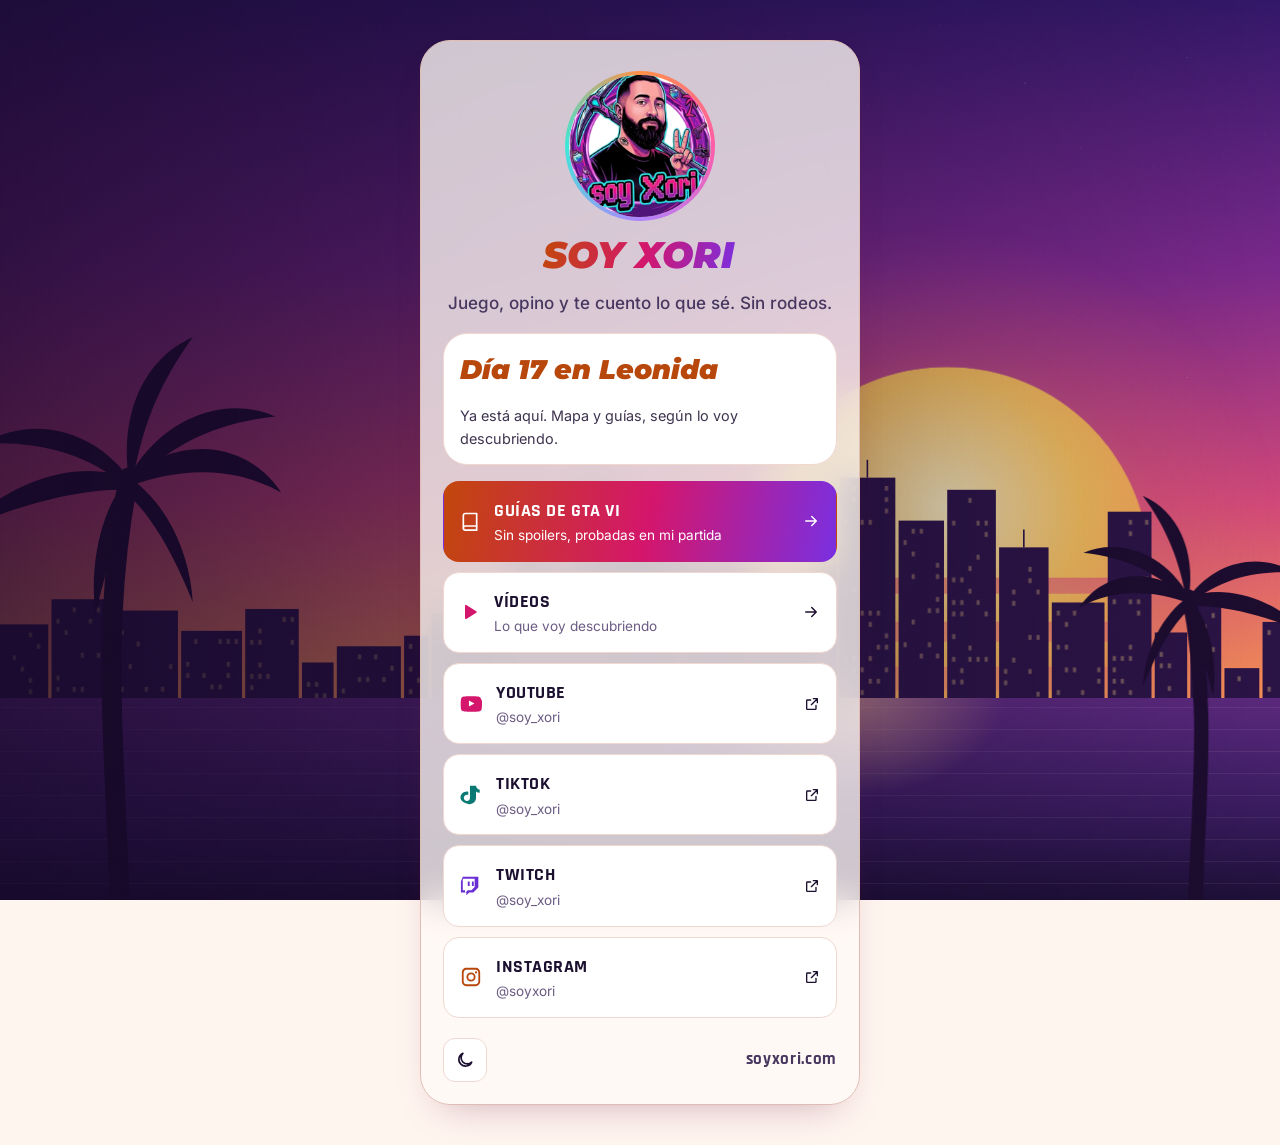
<file: enlaces/index.html>
<!doctype html>
<html lang="es">
<head>
<meta charset="utf-8">
<meta name="viewport" content="width=device-width, initial-scale=1, viewport-fit=cover">
<title>Enlaces de Soy Xori · Soy Xori</title>
<meta name="description" content="Todas las redes de Soy Xori: YouTube, TikTok, Twitch e Instagram, y la guía de GTA VI sin spoilers.">

<meta name="xori:raiz" content="/">
<link rel="canonical" href="https://soyxori.com/enlaces/">
<meta name="theme-color" content="#fff4ec" media="(prefers-color-scheme: light)">
<meta name="theme-color" content="#0d0919" media="(prefers-color-scheme: dark)">
<meta property="og:type" content="website">
<meta property="og:site_name" content="Soy Xori">
<meta property="og:locale" content="es_ES">
<meta property="og:title" content="Enlaces de Soy Xori">
<meta property="og:description" content="Todas las redes de Soy Xori: YouTube, TikTok, Twitch e Instagram, y la guía de GTA VI sin spoilers.">
<meta property="og:url" content="https://soyxori.com/enlaces/">
<meta property="og:image" content="https://soyxori.com/og-image.jpg">
<meta property="og:image:width" content="1200">
<meta property="og:image:height" content="630">
<meta name="twitter:card" content="summary_large_image">
<link rel="icon" type="image/png" href="/recursos/img/favicon.png">
<link rel="apple-touch-icon" href="/recursos/img/apple-touch-icon.png">
<link rel="preload" href="/recursos/tipografias/montserrat-cursiva.woff2" as="font" type="font/woff2" crossorigin>
<link rel="preload" href="/recursos/tipografias/inter.woff2" as="font" type="font/woff2" crossorigin>
<link rel="stylesheet" href="/recursos/css/estilos.css">
<script>(function(){try{var t=localStorage.getItem("xori:tema");if(t==="light"||t==="dark")document.documentElement.setAttribute("data-theme",t)}catch(e){}})();</script>

</head>
<body>

<main id="contenido" class="enlaces-pagina">

<div class="fondo" aria-hidden="true">
  <div class="fondo-cielo"></div>
  <div class="fondo-estrellas"></div>
  <div class="fondo-sol"></div>
  <svg class="fondo-ciudad" viewBox="0 0 1600 300" preserveAspectRatio="xMidYMax slice" aria-hidden="true"><g class="ciudad-edificios"><rect x="0" y="204" width="70" height="96"></rect><rect x="74" y="173" width="75" height="127"></rect><rect x="153" y="187" width="77" height="113"></rect><rect x="234" y="212" width="75" height="88"></rect><rect x="313" y="185" width="66" height="115"></rect><rect x="383" y="251" width="39" height="49"></rect><rect x="426" y="231" width="79" height="69"></rect><rect x="509" y="218" width="30" height="82"></rect><rect x="543" y="191" width="95" height="109"></rect><rect x="642" y="45" width="34" height="255"></rect><rect x="658" y="23" width="2" height="22"></rect><rect x="680" y="139" width="38" height="161"></rect><rect x="698" y="117" width="2" height="22"></rect><rect x="722" y="29" width="42" height="271"></rect><rect x="768" y="95" width="81" height="205"></rect><rect x="807.5" y="73" width="2" height="22"></rect><rect x="853" y="131" width="88" height="169"></rect><rect x="896" y="109" width="2" height="22"></rect><rect x="945" y="163" width="63" height="137"></rect><rect x="975.5" y="141" width="2" height="22"></rect><rect x="1012" y="132" width="30" height="168"></rect><rect x="1026" y="110" width="2" height="22"></rect><rect x="1046" y="23" width="69" height="277"></rect><rect x="1079.5" y="1" width="2" height="22"></rect><rect x="1119" y="76" width="56" height="224"></rect><rect x="1179" y="38" width="60" height="262"></rect><rect x="1243" y="109" width="61" height="191"></rect><rect x="1272.5" y="87" width="2" height="22"></rect><rect x="1308" y="177" width="65" height="123"></rect><rect x="1377" y="65" width="54" height="235"></rect><rect x="1435" y="214" width="40" height="86"></rect><rect x="1479" y="180" width="38" height="120"></rect><rect x="1521" y="258" width="43" height="42"></rect><rect x="1568" y="201" width="80" height="99"></rect></g><g class="ciudad-ventanas"><rect x="46" y="214" width="4" height="6"></rect><rect x="6" y="228" width="4" height="6"></rect><rect x="56" y="228" width="4" height="6"></rect><rect x="6" y="242" width="4" height="6"></rect><rect x="26" y="242" width="4" height="6" class="parpadea" style="animation-delay:5.5s"></rect><rect x="36" y="256" width="4" height="6"></rect><rect x="46" y="270" width="4" height="6"></rect><rect x="46" y="284" width="4" height="6"></rect><rect x="100" y="183" width="4" height="6"></rect><rect x="130" y="183" width="4" height="6"></rect><rect x="80" y="197" width="4" height="6"></rect><rect x="120" y="197" width="4" height="6"></rect><rect x="90" y="211" width="4" height="6"></rect><rect x="140" y="211" width="4" height="6"></rect><rect x="140" y="225" width="4" height="6"></rect><rect x="110" y="239" width="4" height="6" class="parpadea" style="animation-delay:1.5s"></rect><rect x="130" y="239" width="4" height="6"></rect><rect x="80" y="267" width="4" height="6"></rect><rect x="80" y="281" width="4" height="6"></rect><rect x="100" y="281" width="4" height="6" class="parpadea" style="animation-delay:5.4s"></rect><rect x="110" y="281" width="4" height="6"></rect><rect x="159" y="211" width="4" height="6"></rect><rect x="179" y="225" width="4" height="6"></rect><rect x="169" y="253" width="4" height="6"></rect><rect x="219" y="253" width="4" height="6"></rect><rect x="159" y="281" width="4" height="6"></rect><rect x="189" y="281" width="4" height="6" class="parpadea" style="animation-delay:4.2s"></rect><rect x="209" y="281" width="4" height="6"></rect><rect x="250" y="222" width="4" height="6"></rect><rect x="280" y="222" width="4" height="6"></rect><rect x="290" y="222" width="4" height="6"></rect><rect x="300" y="222" width="4" height="6"></rect><rect x="240" y="250" width="4" height="6"></rect><rect x="290" y="250" width="4" height="6"></rect><rect x="240" y="264" width="4" height="6"></rect><rect x="260" y="264" width="4" height="6"></rect><rect x="290" y="264" width="4" height="6"></rect><rect x="270" y="278" width="4" height="6"></rect><rect x="280" y="278" width="4" height="6" class="parpadea" style="animation-delay:2.2s"></rect><rect x="359" y="195" width="4" height="6"></rect><rect x="369" y="195" width="4" height="6"></rect><rect x="329" y="209" width="4" height="6"></rect><rect x="319" y="223" width="4" height="6"></rect><rect x="329" y="223" width="4" height="6"></rect><rect x="369" y="223" width="4" height="6"></rect><rect x="329" y="251" width="4" height="6"></rect><rect x="319" y="265" width="4" height="6"></rect><rect x="329" y="265" width="4" height="6"></rect><rect x="339" y="265" width="4" height="6"></rect><rect x="319" y="279" width="4" height="6"></rect><rect x="389" y="275" width="4" height="6"></rect><rect x="399" y="275" width="4" height="6"></rect><rect x="399" y="289" width="4" height="6"></rect><rect x="409" y="289" width="4" height="6"></rect><rect x="452" y="241" width="4" height="6"></rect><rect x="472" y="241" width="4" height="6"></rect><rect x="492" y="255" width="4" height="6"></rect><rect x="452" y="269" width="4" height="6"></rect><rect x="462" y="269" width="4" height="6"></rect><rect x="482" y="269" width="4" height="6"></rect><rect x="432" y="283" width="4" height="6" class="parpadea" style="animation-delay:1.2s"></rect><rect x="515" y="228" width="4" height="6"></rect><rect x="515" y="256" width="4" height="6"></rect><rect x="525" y="270" width="4" height="6"></rect><rect x="515" y="284" width="4" height="6"></rect><rect x="559" y="201" width="4" height="6"></rect><rect x="579" y="201" width="4" height="6"></rect><rect x="629" y="201" width="4" height="6"></rect><rect x="609" y="215" width="4" height="6"></rect><rect x="629" y="215" width="4" height="6"></rect><rect x="569" y="229" width="4" height="6"></rect><rect x="599" y="243" width="4" height="6"></rect><rect x="559" y="257" width="4" height="6"></rect><rect x="579" y="257" width="4" height="6"></rect><rect x="559" y="271" width="4" height="6"></rect><rect x="619" y="285" width="4" height="6"></rect><rect x="658" y="55" width="4" height="6"></rect><rect x="668" y="55" width="4" height="6"></rect><rect x="648" y="111" width="4" height="6"></rect><rect x="658" y="111" width="4" height="6" class="parpadea" style="animation-delay:5.4s"></rect><rect x="668" y="139" width="4" height="6" class="parpadea" style="animation-delay:5.9s"></rect><rect x="668" y="167" width="4" height="6"></rect><rect x="668" y="181" width="4" height="6"></rect><rect x="668" y="237" width="4" height="6"></rect><rect x="648" y="279" width="4" height="6"></rect><rect x="686" y="149" width="4" height="6"></rect><rect x="696" y="149" width="4" height="6"></rect><rect x="706" y="163" width="4" height="6"></rect><rect x="686" y="247" width="4" height="6"></rect><rect x="686" y="275" width="4" height="6"></rect><rect x="728" y="39" width="4" height="6"></rect><rect x="728" y="67" width="4" height="6"></rect><rect x="738" y="81" width="4" height="6"></rect><rect x="738" y="95" width="4" height="6"></rect><rect x="728" y="137" width="4" height="6"></rect><rect x="738" y="137" width="4" height="6"></rect><rect x="738" y="151" width="4" height="6"></rect><rect x="748" y="179" width="4" height="6"></rect><rect x="728" y="193" width="4" height="6"></rect><rect x="728" y="249" width="4" height="6" class="parpadea" style="animation-delay:1.8s"></rect><rect x="738" y="249" width="4" height="6"></rect><rect x="728" y="277" width="4" height="6"></rect><rect x="784" y="105" width="4" height="6"></rect><rect x="814" y="105" width="4" height="6"></rect><rect x="824" y="133" width="4" height="6" class="parpadea" style="animation-delay:3.4s"></rect><rect x="794" y="161" width="4" height="6"></rect><rect x="794" y="175" width="4" height="6" class="parpadea" style="animation-delay:0.6s"></rect><rect x="814" y="175" width="4" height="6"></rect><rect x="794" y="217" width="4" height="6"></rect><rect x="804" y="217" width="4" height="6"></rect><rect x="794" y="231" width="4" height="6"></rect><rect x="814" y="231" width="4" height="6"></rect><rect x="824" y="259" width="4" height="6"></rect><rect x="824" y="273" width="4" height="6" class="parpadea" style="animation-delay:3.0s"></rect><rect x="834" y="273" width="4" height="6"></rect><rect x="784" y="287" width="4" height="6"></rect><rect x="814" y="287" width="4" height="6"></rect><rect x="859" y="141" width="4" height="6"></rect><rect x="899" y="141" width="4" height="6"></rect><rect x="869" y="155" width="4" height="6"></rect><rect x="889" y="155" width="4" height="6"></rect><rect x="899" y="155" width="4" height="6"></rect><rect x="909" y="155" width="4" height="6"></rect><rect x="929" y="155" width="4" height="6"></rect><rect x="919" y="169" width="4" height="6"></rect><rect x="929" y="169" width="4" height="6"></rect><rect x="879" y="183" width="4" height="6"></rect><rect x="909" y="183" width="4" height="6"></rect><rect x="919" y="183" width="4" height="6"></rect><rect x="859" y="197" width="4" height="6"></rect><rect x="909" y="225" width="4" height="6" class="parpadea" style="animation-delay:0.4s"></rect><rect x="919" y="225" width="4" height="6"></rect><rect x="859" y="239" width="4" height="6"></rect><rect x="879" y="239" width="4" height="6"></rect><rect x="869" y="281" width="4" height="6"></rect><rect x="971" y="201" width="4" height="6" class="parpadea" style="animation-delay:4.6s"></rect><rect x="981" y="215" width="4" height="6"></rect><rect x="971" y="229" width="4" height="6"></rect><rect x="961" y="243" width="4" height="6"></rect><rect x="971" y="243" width="4" height="6"></rect><rect x="981" y="243" width="4" height="6"></rect><rect x="971" y="257" width="4" height="6"></rect><rect x="971" y="271" width="4" height="6"></rect><rect x="981" y="271" width="4" height="6"></rect><rect x="1018" y="142" width="4" height="6"></rect><rect x="1028" y="184" width="4" height="6"></rect><rect x="1018" y="198" width="4" height="6"></rect><rect x="1028" y="226" width="4" height="6" class="parpadea" style="animation-delay:2.6s"></rect><rect x="1018" y="240" width="4" height="6" class="parpadea" style="animation-delay:5.4s"></rect><rect x="1018" y="268" width="4" height="6"></rect><rect x="1062" y="33" width="4" height="6"></rect><rect x="1102" y="33" width="4" height="6"></rect><rect x="1062" y="47" width="4" height="6"></rect><rect x="1102" y="47" width="4" height="6"></rect><rect x="1102" y="61" width="4" height="6"></rect><rect x="1052" y="75" width="4" height="6"></rect><rect x="1072" y="75" width="4" height="6"></rect><rect x="1082" y="75" width="4" height="6"></rect><rect x="1052" y="159" width="4" height="6"></rect><rect x="1062" y="159" width="4" height="6"></rect><rect x="1072" y="187" width="4" height="6"></rect><rect x="1082" y="187" width="4" height="6"></rect><rect x="1092" y="187" width="4" height="6"></rect><rect x="1082" y="201" width="4" height="6"></rect><rect x="1102" y="215" width="4" height="6"></rect><rect x="1092" y="229" width="4" height="6"></rect><rect x="1102" y="229" width="4" height="6"></rect><rect x="1052" y="243" width="4" height="6"></rect><rect x="1062" y="243" width="4" height="6"></rect><rect x="1082" y="243" width="4" height="6"></rect><rect x="1052" y="257" width="4" height="6"></rect><rect x="1062" y="257" width="4" height="6"></rect><rect x="1072" y="257" width="4" height="6"></rect><rect x="1102" y="257" width="4" height="6" class="parpadea" style="animation-delay:5.8s"></rect><rect x="1052" y="271" width="4" height="6"></rect><rect x="1082" y="271" width="4" height="6"></rect><rect x="1092" y="271" width="4" height="6"></rect><rect x="1072" y="285" width="4" height="6"></rect><rect x="1135" y="86" width="4" height="6"></rect><rect x="1145" y="86" width="4" height="6"></rect><rect x="1125" y="100" width="4" height="6"></rect><rect x="1135" y="114" width="4" height="6"></rect><rect x="1165" y="128" width="4" height="6"></rect><rect x="1135" y="142" width="4" height="6"></rect><rect x="1165" y="142" width="4" height="6"></rect><rect x="1165" y="170" width="4" height="6"></rect><rect x="1155" y="184" width="4" height="6"></rect><rect x="1165" y="184" width="4" height="6"></rect><rect x="1135" y="198" width="4" height="6"></rect><rect x="1125" y="226" width="4" height="6"></rect><rect x="1155" y="226" width="4" height="6"></rect><rect x="1145" y="240" width="4" height="6"></rect><rect x="1165" y="240" width="4" height="6"></rect><rect x="1205" y="48" width="4" height="6"></rect><rect x="1185" y="76" width="4" height="6"></rect><rect x="1215" y="76" width="4" height="6"></rect><rect x="1225" y="76" width="4" height="6"></rect><rect x="1225" y="90" width="4" height="6"></rect><rect x="1215" y="118" width="4" height="6"></rect><rect x="1205" y="132" width="4" height="6"></rect><rect x="1185" y="146" width="4" height="6"></rect><rect x="1195" y="146" width="4" height="6" class="parpadea" style="animation-delay:4.1s"></rect><rect x="1205" y="160" width="4" height="6"></rect><rect x="1185" y="174" width="4" height="6"></rect><rect x="1195" y="174" width="4" height="6"></rect><rect x="1215" y="174" width="4" height="6"></rect><rect x="1185" y="188" width="4" height="6"></rect><rect x="1195" y="188" width="4" height="6"></rect><rect x="1225" y="188" width="4" height="6"></rect><rect x="1185" y="216" width="4" height="6"></rect><rect x="1205" y="230" width="4" height="6"></rect><rect x="1185" y="244" width="4" height="6"></rect><rect x="1205" y="244" width="4" height="6"></rect><rect x="1215" y="244" width="4" height="6"></rect><rect x="1225" y="244" width="4" height="6"></rect><rect x="1195" y="258" width="4" height="6"></rect><rect x="1185" y="272" width="4" height="6" class="parpadea" style="animation-delay:4.1s"></rect><rect x="1195" y="272" width="4" height="6"></rect><rect x="1279" y="133" width="4" height="6" class="parpadea" style="animation-delay:5.7s"></rect><rect x="1279" y="147" width="4" height="6" class="parpadea" style="animation-delay:1.6s"></rect><rect x="1259" y="161" width="4" height="6"></rect><rect x="1289" y="161" width="4" height="6"></rect><rect x="1259" y="175" width="4" height="6"></rect><rect x="1279" y="217" width="4" height="6"></rect><rect x="1289" y="217" width="4" height="6"></rect><rect x="1259" y="245" width="4" height="6"></rect><rect x="1249" y="259" width="4" height="6"></rect><rect x="1279" y="259" width="4" height="6"></rect><rect x="1249" y="273" width="4" height="6"></rect><rect x="1289" y="287" width="4" height="6"></rect><rect x="1314" y="187" width="4" height="6"></rect><rect x="1334" y="187" width="4" height="6"></rect><rect x="1324" y="201" width="4" height="6"></rect><rect x="1314" y="229" width="4" height="6"></rect><rect x="1324" y="229" width="4" height="6"></rect><rect x="1324" y="257" width="4" height="6"></rect><rect x="1334" y="257" width="4" height="6"></rect><rect x="1364" y="257" width="4" height="6"></rect><rect x="1364" y="271" width="4" height="6"></rect><rect x="1314" y="285" width="4" height="6"></rect><rect x="1344" y="285" width="4" height="6"></rect><rect x="1403" y="75" width="4" height="6"></rect><rect x="1423" y="75" width="4" height="6"></rect><rect x="1403" y="89" width="4" height="6" class="parpadea" style="animation-delay:1.9s"></rect><rect x="1403" y="117" width="4" height="6"></rect><rect x="1423" y="131" width="4" height="6"></rect><rect x="1423" y="145" width="4" height="6"></rect><rect x="1393" y="159" width="4" height="6"></rect><rect x="1403" y="159" width="4" height="6"></rect><rect x="1383" y="173" width="4" height="6"></rect><rect x="1403" y="173" width="4" height="6"></rect><rect x="1413" y="173" width="4" height="6"></rect><rect x="1413" y="187" width="4" height="6"></rect><rect x="1403" y="229" width="4" height="6"></rect><rect x="1383" y="243" width="4" height="6"></rect><rect x="1393" y="243" width="4" height="6"></rect><rect x="1403" y="243" width="4" height="6"></rect><rect x="1383" y="257" width="4" height="6"></rect><rect x="1383" y="271" width="4" height="6" class="parpadea" style="animation-delay:3.3s"></rect><rect x="1393" y="271" width="4" height="6"></rect><rect x="1383" y="285" width="4" height="6"></rect><rect x="1403" y="285" width="4" height="6"></rect><rect x="1441" y="238" width="4" height="6"></rect><rect x="1441" y="252" width="4" height="6"></rect><rect x="1451" y="252" width="4" height="6" class="parpadea" style="animation-delay:2.0s"></rect><rect x="1451" y="280" width="4" height="6"></rect><rect x="1505" y="190" width="4" height="6"></rect><rect x="1495" y="204" width="4" height="6"></rect><rect x="1485" y="218" width="4" height="6"></rect><rect x="1495" y="232" width="4" height="6"></rect><rect x="1505" y="232" width="4" height="6"></rect><rect x="1537" y="268" width="4" height="6"></rect><rect x="1574" y="211" width="4" height="6"></rect><rect x="1594" y="211" width="4" height="6"></rect><rect x="1594" y="225" width="4" height="6"></rect><rect x="1604" y="239" width="4" height="6"></rect><rect x="1624" y="239" width="4" height="6"></rect><rect x="1614" y="267" width="4" height="6"></rect><rect x="1624" y="267" width="4" height="6"></rect><rect x="1634" y="267" width="4" height="6"></rect><rect x="1574" y="281" width="4" height="6"></rect><rect x="1614" y="281" width="4" height="6"></rect><rect x="1634" y="281" width="4" height="6"></rect></g></svg>
  <div class="fondo-mar"><i></i></div>
  <svg class="fondo-palmera palmera-izquierda" viewBox="0 0 220 420" aria-hidden="true">
  <path class="palmera-tronco" d="M112 420 C 110 330 98 240 118 140"></path>
  <g class="palmera-copa">
    <path d="M118 140 C 150 112 196 116 218 150 C 186 132 150 134 118 146 Z"></path>
    <path d="M118 140 C 140 100 182 86 214 100 C 176 104 146 118 118 146 Z"></path>
    <path d="M118 140 C 112 98 128 62 160 48 C 138 78 126 108 120 146 Z"></path>
    <path d="M118 140 C 92 106 52 100 22 118 C 58 116 90 124 116 146 Z"></path>
    <path d="M118 140 C 82 128 40 142 6 176 C 44 158 84 148 116 148 Z"></path>
    <path d="M118 140 C 100 160 92 196 96 230 C 104 198 112 168 122 148 Z"></path>
    <path d="M118 140 C 142 156 158 188 160 222 C 148 192 134 166 116 150 Z"></path>
  </g>
</svg>
  <svg class="fondo-palmera palmera-derecha" viewBox="0 0 220 420" aria-hidden="true">
  <path class="palmera-tronco" d="M112 420 C 110 330 98 240 118 140"></path>
  <g class="palmera-copa">
    <path d="M118 140 C 150 112 196 116 218 150 C 186 132 150 134 118 146 Z"></path>
    <path d="M118 140 C 140 100 182 86 214 100 C 176 104 146 118 118 146 Z"></path>
    <path d="M118 140 C 112 98 128 62 160 48 C 138 78 126 108 120 146 Z"></path>
    <path d="M118 140 C 92 106 52 100 22 118 C 58 116 90 124 116 146 Z"></path>
    <path d="M118 140 C 82 128 40 142 6 176 C 44 158 84 148 116 148 Z"></path>
    <path d="M118 140 C 100 160 92 196 96 230 C 104 198 112 168 122 148 Z"></path>
    <path d="M118 140 C 142 156 158 188 160 222 C 148 192 134 166 116 150 Z"></path>
  </g>
</svg>
  
  <div class="fondo-grano"></div>
  <div class="fondo-velo"></div>
</div>
<div class="enlaces-tarjeta">
  <div class="aro"><img src="/recursos/img/avatar-xori.webp" alt="Soy Xori" width="160" height="167"></div>
  <h1 class="enlaces-nombre">SOY XORI</h1>
  <p class="enlaces-lema">Juego, opino y te cuento lo que sé. Sin rodeos.</p>
  <div class="cuenta cuenta-compacta" data-cuenta data-lanzamiento="2026-11-19T00:00:00+01:00" data-inicio="2026-07-15T00:00:00+02:00">
  <p class="cuenta-titulo" data-cuenta-titulo>Sale el 19 de noviembre</p>
  <div class="cuenta-digitos" data-cuenta-digitos role="timer" aria-label="Tiempo que falta para el lanzamiento">
    <span><b data-d>--</b><small>días</small></span>
    <span><b data-h>--</b><small>horas</small></span>
    <span><b data-m>--</b><small>min</small></span>
    <span><b data-s>--</b><small>seg</small></span>
  </div>
  <div class="cuenta-barra" data-cuenta-barra aria-hidden="true"><i data-cuenta-relleno></i></div>
  <p class="cuenta-pie" data-cuenta-pie>PS5 y Xbox Series X|S</p>
</div>
  <nav class="enlaces-lista" aria-label="Enlaces">
    <a class="enlace-grande enlace-destacado" href="/guias/"><svg class="icono" width="20" height="20" viewBox="0 0 24 24" fill="none" stroke="currentColor" stroke-width="2" stroke-linecap="round" stroke-linejoin="round" aria-hidden="true"><path d="M4 5.5A2.5 2.5 0 0 1 6.5 3H20v15H6.5A2.5 2.5 0 0 0 4 20.5v-15z"></path><path d="M4 20.5A2.5 2.5 0 0 0 6.5 23H20v-5"></path></svg><span><b>Guías de GTA VI</b><small>Sin spoilers, probadas en mi partida</small></span><svg class="icono" width="18" height="18" viewBox="0 0 24 24" fill="none" stroke="currentColor" stroke-width="2" stroke-linecap="round" stroke-linejoin="round" aria-hidden="true"><path d="M5 12h14M13 6l6 6-6 6"></path></svg></a>
    <a class="enlace-grande" href="/videos/"><svg class="icono" width="20" height="20" viewBox="0 0 24 24" fill="none" stroke="currentColor" stroke-width="2" stroke-linecap="round" stroke-linejoin="round" aria-hidden="true"><path d="M7 4.5v15l12-7.5-12-7.5z" fill="currentColor"></path></svg><span><b>Vídeos</b><small>Lo que voy descubriendo</small></span><svg class="icono" width="18" height="18" viewBox="0 0 24 24" fill="none" stroke="currentColor" stroke-width="2" stroke-linecap="round" stroke-linejoin="round" aria-hidden="true"><path d="M5 12h14M13 6l6 6-6 6"></path></svg></a>
    <a class="enlace-grande red-youtube" href="https://youtube.com/@soy_xori" target="_blank" rel="noopener"><svg class="icono" width="22" height="22" viewBox="0 0 48 48" fill="currentColor" aria-hidden="true"><path  d="M46 14.5s-.5-3.3-1.9-4.7c-1.8-1.9-3.9-1.9-4.8-2C32.9 7.3 24 7.3 24 7.3h0s-8.9 0-15.3.5c-.9.1-3 .1-4.8 2C2.5 11.2 2 14.5 2 14.5S1.5 18.4 1.5 22.3v3.5c0 3.9.5 7.8.5 7.8s.5 3.3 1.9 4.7c1.8 1.9 4.2 1.8 5.3 2 3.8.4 16.3.5 16.3.5s8.9 0 15.3-.5c.9-.1 3-.1 4.8-2 1.4-1.4 1.9-4.7 1.9-4.7s.5-3.9.5-7.8v-3.5c0-3.9-.5-7.8-.5-7.8zM19.5 29.5v-13l12 6.5-12 6.5z"></path></svg><span><b>YouTube</b><small>@soy_xori</small></span><svg class="icono" width="16" height="16" viewBox="0 0 24 24" fill="none" stroke="currentColor" stroke-width="2" stroke-linecap="round" stroke-linejoin="round" aria-hidden="true"><path d="M14 4h6v6M20 4l-9 9"></path><path d="M18 14v5a1 1 0 0 1-1 1H5a1 1 0 0 1-1-1V7a1 1 0 0 1 1-1h5"></path></svg></a><a class="enlace-grande red-tiktok" href="https://www.tiktok.com/@soy_xori" target="_blank" rel="noopener"><svg class="icono" width="22" height="22" viewBox="0 0 48 48" fill="currentColor" aria-hidden="true"><path  d="M28 4h7c.6 4.7 3.3 7.6 8 8.3v7c-3-.1-5.7-1-8-2.7v13.6c0 7.7-6.2 13.8-14 13.8S1 37.9 1 30.2 7.2 16.4 15 16.4c1 0 2 .1 3 .3v7.2c-.9-.3-1.9-.5-3-.5-3.7 0-6.7 3-6.7 6.7S11.3 37 15 37s6.7-3 6.7-6.7V4H28z"></path></svg><span><b>TikTok</b><small>@soy_xori</small></span><svg class="icono" width="16" height="16" viewBox="0 0 24 24" fill="none" stroke="currentColor" stroke-width="2" stroke-linecap="round" stroke-linejoin="round" aria-hidden="true"><path d="M14 4h6v6M20 4l-9 9"></path><path d="M18 14v5a1 1 0 0 1-1 1H5a1 1 0 0 1-1-1V7a1 1 0 0 1 1-1h5"></path></svg></a><a class="enlace-grande red-twitch" href="https://www.twitch.tv/soy_xori" target="_blank" rel="noopener"><svg class="icono" width="22" height="22" viewBox="0 0 48 48" fill="currentColor" aria-hidden="true"><path  d="M6 4 2 14v24h12v6l6-6h9l11-11V4H6zm26 22-7 7h-8l-6 6v-6H6V8h26v18zM26 14h4v10h-4V14zm-9 0h4v10h-4V14z"></path></svg><span><b>Twitch</b><small>@soy_xori</small></span><svg class="icono" width="16" height="16" viewBox="0 0 24 24" fill="none" stroke="currentColor" stroke-width="2" stroke-linecap="round" stroke-linejoin="round" aria-hidden="true"><path d="M14 4h6v6M20 4l-9 9"></path><path d="M18 14v5a1 1 0 0 1-1 1H5a1 1 0 0 1-1-1V7a1 1 0 0 1 1-1h5"></path></svg></a><a class="enlace-grande red-instagram" href="https://www.instagram.com/soyxori/" target="_blank" rel="noopener"><svg class="icono" width="22" height="22" viewBox="0 0 48 48" fill="currentColor" aria-hidden="true"><path fill-rule="evenodd" d="M14 4h20c5.5 0 10 4.5 10 10v20c0 5.5-4.5 10-10 10H14C8.5 44 4 39.5 4 34V14C4 8.5 8.5 4 14 4zm0 4c-3.3 0-6 2.7-6 6v20c0 3.3 2.7 6 6 6h20c3.3 0 6-2.7 6-6V14c0-3.3-2.7-6-6-6H14zm10 6a10 10 0 1 0 0 20 10 10 0 0 0 0-20zm0 4a6 6 0 1 1 0 12 6 6 0 0 1 0-12zm11-6.5a2.5 2.5 0 1 0 0 5 2.5 2.5 0 0 0 0-5z"></path></svg><span><b>Instagram</b><small>@soyxori</small></span><svg class="icono" width="16" height="16" viewBox="0 0 24 24" fill="none" stroke="currentColor" stroke-width="2" stroke-linecap="round" stroke-linejoin="round" aria-hidden="true"><path d="M14 4h6v6M20 4l-9 9"></path><path d="M18 14v5a1 1 0 0 1-1 1H5a1 1 0 0 1-1-1V7a1 1 0 0 1 1-1h5"></path></svg></a>
    
  </nav>
  <div class="enlaces-pie">
    <button class="boton-icono" type="button" data-tema-boton aria-label="Cambiar a modo oscuro"><span class="si-claro"><svg class="icono" width="20" height="20" viewBox="0 0 24 24" fill="none" stroke="currentColor" stroke-width="2" stroke-linecap="round" stroke-linejoin="round" aria-hidden="true"><path d="M20 14.5A8 8 0 1 1 9.5 4a6.5 6.5 0 0 0 10.5 10.5z"></path></svg></span><span class="si-oscuro"><svg class="icono" width="20" height="20" viewBox="0 0 24 24" fill="none" stroke="currentColor" stroke-width="2" stroke-linecap="round" stroke-linejoin="round" aria-hidden="true"><circle cx="12" cy="12" r="4"></circle><path d="M12 2v2M12 20v2M4.9 4.9l1.4 1.4M17.7 17.7l1.4 1.4M2 12h2M20 12h2M4.9 19.1l1.4-1.4M17.7 6.3l1.4-1.4"></path></svg></span></button>
    <a href="/">soyxori.com</a>
  </div>
</div>

</main>

<script src="/recursos/js/principal.js" defer></script>
</body>
</html>
</file>
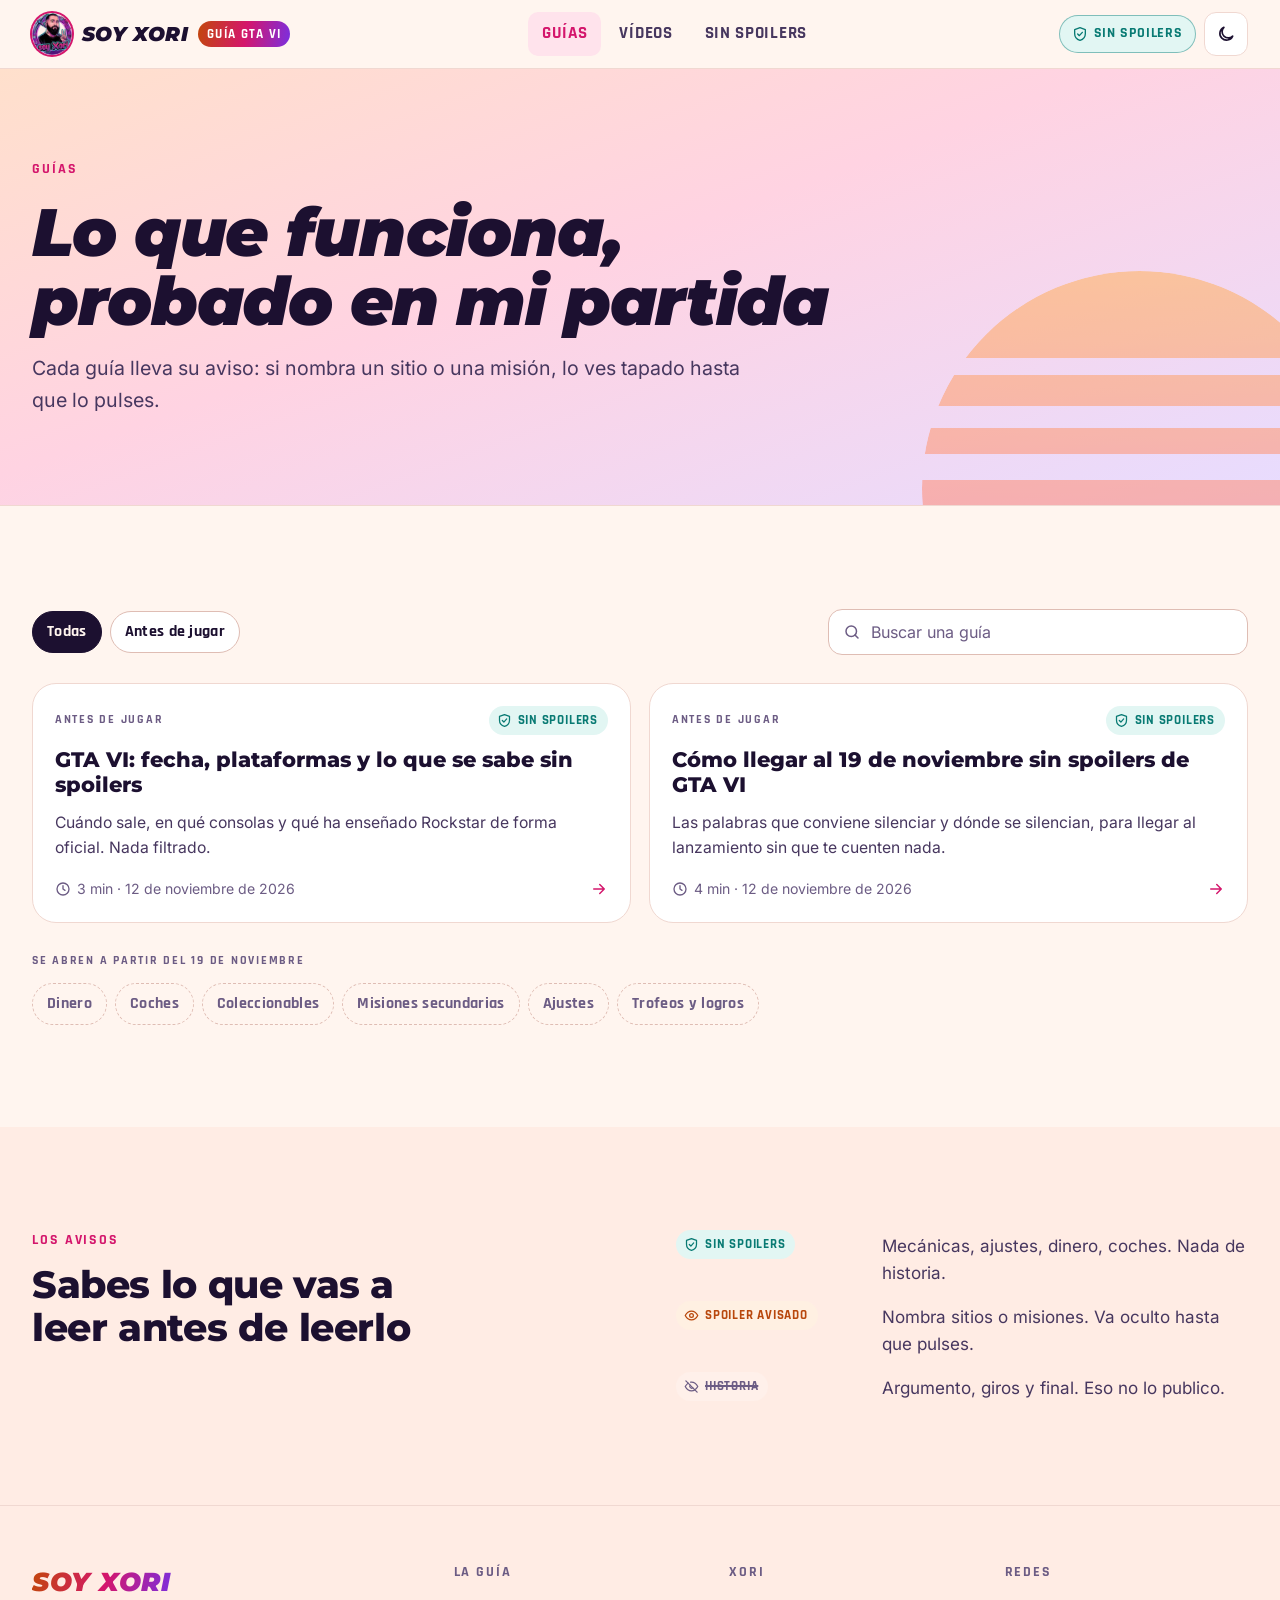
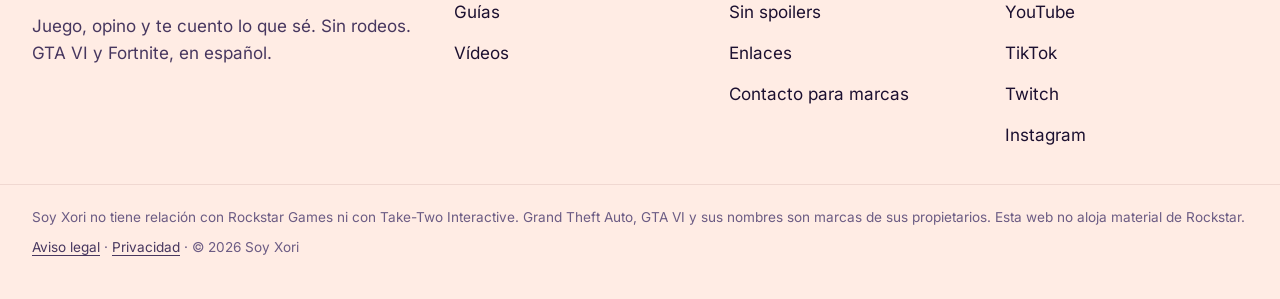
<file: guias/index.html>
<!doctype html>
<html lang="es">
<head>
<meta charset="utf-8">
<meta name="viewport" content="width=device-width, initial-scale=1, viewport-fit=cover">
<title>Guías de GTA VI sin spoilers · Soy Xori</title>
<meta name="description" content="Guías de GTA VI en español, escritas por Xori después de jugarlo. Cada guía dice si tiene spoilers y los tapa hasta que tú decidas verlos.">

<meta name="xori:raiz" content="/">
<link rel="canonical" href="https://soyxori.com/guias/">
<meta name="theme-color" content="#fff4ec" media="(prefers-color-scheme: light)">
<meta name="theme-color" content="#0d0919" media="(prefers-color-scheme: dark)">
<meta property="og:type" content="website">
<meta property="og:site_name" content="Soy Xori">
<meta property="og:locale" content="es_ES">
<meta property="og:title" content="Guías de GTA VI sin spoilers">
<meta property="og:description" content="Guías de GTA VI en español, escritas por Xori después de jugarlo. Cada guía dice si tiene spoilers y los tapa hasta que tú decidas verlos.">
<meta property="og:url" content="https://soyxori.com/guias/">
<meta property="og:image" content="https://soyxori.com/og-image.jpg">
<meta property="og:image:width" content="1200">
<meta property="og:image:height" content="630">
<meta name="twitter:card" content="summary_large_image">
<link rel="icon" type="image/png" href="/recursos/img/favicon.png">
<link rel="apple-touch-icon" href="/recursos/img/apple-touch-icon.png">
<link rel="preload" href="/recursos/tipografias/montserrat-cursiva.woff2" as="font" type="font/woff2" crossorigin>
<link rel="preload" href="/recursos/tipografias/inter.woff2" as="font" type="font/woff2" crossorigin>
<link rel="stylesheet" href="/recursos/css/estilos.css">
<script>(function(){try{var t=localStorage.getItem("xori:tema");if(t==="light"||t==="dark")document.documentElement.setAttribute("data-theme",t)}catch(e){}})();</script>

</head>
<body>
<a class="saltar" href="#contenido">Saltar al contenido</a>
<header class="cabecera" data-cabecera>
  <div class="contenedor cabecera-fila">
    <a class="marca" href="/" aria-label="Soy Xori, inicio">
      <img src="/recursos/img/avatar-xori-96.webp" alt="" width="40" height="42">
      <span class="marca-nombre">SOY XORI</span>
      <span class="marca-chip">Guía GTA VI</span>
    </a>
    <nav class="nav" id="nav-principal" aria-label="Principal"><a href="/guias/" aria-current="page">Guías</a><a href="/videos/">Vídeos</a><a href="/sin-spoilers/">Sin spoilers</a>
      <a class="nav-solo-movil" href="/enlaces/">Todas mis redes</a>
    </nav>
    <div class="cabecera-acciones">
      <a class="sello" href="/sin-spoilers/" title="Aquí no se publica nada filtrado"><svg class="icono" width="20" height="20" viewBox="0 0 24 24" fill="none" stroke="currentColor" stroke-width="2" stroke-linecap="round" stroke-linejoin="round" aria-hidden="true"><path d="M12 2.5 4 5.5v6c0 5 3.4 8.6 8 10 4.6-1.4 8-5 8-10v-6l-8-3z"></path><path d="M8.5 12l2.5 2.5 4.5-5"></path></svg><span>Sin spoilers</span></a>
      <button class="boton-icono" type="button" data-tema-boton aria-label="Cambiar a modo oscuro"><span class="si-claro"><svg class="icono" width="20" height="20" viewBox="0 0 24 24" fill="none" stroke="currentColor" stroke-width="2" stroke-linecap="round" stroke-linejoin="round" aria-hidden="true"><path d="M20 14.5A8 8 0 1 1 9.5 4a6.5 6.5 0 0 0 10.5 10.5z"></path></svg></span><span class="si-oscuro"><svg class="icono" width="20" height="20" viewBox="0 0 24 24" fill="none" stroke="currentColor" stroke-width="2" stroke-linecap="round" stroke-linejoin="round" aria-hidden="true"><circle cx="12" cy="12" r="4"></circle><path d="M12 2v2M12 20v2M4.9 4.9l1.4 1.4M17.7 17.7l1.4 1.4M2 12h2M20 12h2M4.9 19.1l1.4-1.4M17.7 6.3l1.4-1.4"></path></svg></span></button>
      <button class="boton-icono boton-menu" type="button" data-menu-boton aria-expanded="false" aria-controls="nav-principal" aria-label="Abrir menú"><span class="si-cerrado"><svg class="icono" width="22" height="22" viewBox="0 0 24 24" fill="none" stroke="currentColor" stroke-width="2" stroke-linecap="round" stroke-linejoin="round" aria-hidden="true"><path d="M4 7h16M4 12h16M4 17h16"></path></svg></span><span class="si-abierto"><svg class="icono" width="22" height="22" viewBox="0 0 24 24" fill="none" stroke="currentColor" stroke-width="2" stroke-linecap="round" stroke-linejoin="round" aria-hidden="true"><path d="M6 6l12 12M18 6L6 18"></path></svg></span></button>
    </div>
  </div>
</header>
<main id="contenido" class="">

<section class="cabeza-pagina">
  <div class="cabeza-pagina-fondo" aria-hidden="true"></div>
  <div class="contenedor cabeza-pagina-dentro">
    <p class="antetitulo">Guías</p>
    <h1 class="titulo-pagina">Lo que funciona, probado en mi partida</h1>
    <p class="entradilla">Cada guía lleva su aviso: si nombra un sitio o una misión, lo ves tapado hasta que lo pulses.</p>
    
  </div>
</section>
<section class="banda">
  <div class="contenedor pila-grande" data-guias>
    <div class="filtros">
      <div class="chips" role="group" aria-label="Tema">
        <button class="chip" type="button" aria-pressed="true" data-guias-categoria="">Todas</button>
        <button class="chip" type="button" aria-pressed="false" data-guias-categoria="Antes de jugar">Antes de jugar</button>
      </div>
      <label class="buscador" for="guias-buscar"><svg class="icono" width="18" height="18" viewBox="0 0 24 24" fill="none" stroke="currentColor" stroke-width="2" stroke-linecap="round" stroke-linejoin="round" aria-hidden="true"><circle cx="11" cy="11" r="7"></circle><path d="M20 20l-4-4"></path></svg><span class="solo-lectores">Buscar una guía</span>
        <input id="guias-buscar" type="search" placeholder="Buscar una guía" autocomplete="off" data-guias-buscar>
      </label>
    </div>
    <div class="rejilla-guias" data-guias-lista><a class="tarjeta-guia" href="/guias/gta-6-fecha-plataformas/" data-categoria="Antes de jugar" data-texto="gta vi: fecha, plataformas y lo que se sabe sin spoilers cuándo sale, en qué consolas y qué ha enseñado rockstar de forma oficial. nada filtrado.">
  <span class="tarjeta-guia-arriba"><span class="etiqueta">Antes de jugar</span><span class="insignia insignia-sin-spoilers"><svg class="icono" width="20" height="20" viewBox="0 0 24 24" fill="none" stroke="currentColor" stroke-width="2" stroke-linecap="round" stroke-linejoin="round" aria-hidden="true"><path d="M12 2.5 4 5.5v6c0 5 3.4 8.6 8 10 4.6-1.4 8-5 8-10v-6l-8-3z"></path><path d="M8.5 12l2.5 2.5 4.5-5"></path></svg>Sin spoilers</span></span>
  <span class="tarjeta-guia-titulo">GTA VI: fecha, plataformas y lo que se sabe sin spoilers</span>
  <span class="tarjeta-guia-resumen">Cuándo sale, en qué consolas y qué ha enseñado Rockstar de forma oficial. Nada filtrado.</span>
  <span class="tarjeta-guia-pie"><svg class="icono" width="16" height="16" viewBox="0 0 24 24" fill="none" stroke="currentColor" stroke-width="2" stroke-linecap="round" stroke-linejoin="round" aria-hidden="true"><circle cx="12" cy="12" r="9"></circle><path d="M12 7v5l3 2"></path></svg>3 min · 12 de noviembre de 2026<span class="tarjeta-guia-flecha"><svg class="icono" width="18" height="18" viewBox="0 0 24 24" fill="none" stroke="currentColor" stroke-width="2" stroke-linecap="round" stroke-linejoin="round" aria-hidden="true"><path d="M5 12h14M13 6l6 6-6 6"></path></svg></span></span>
</a><a class="tarjeta-guia" href="/guias/evitar-spoilers-gta-6/" data-categoria="Antes de jugar" data-texto="cómo llegar al 19 de noviembre sin spoilers de gta vi las palabras que conviene silenciar y dónde se silencian, para llegar al lanzamiento sin que te cuenten nada.">
  <span class="tarjeta-guia-arriba"><span class="etiqueta">Antes de jugar</span><span class="insignia insignia-sin-spoilers"><svg class="icono" width="20" height="20" viewBox="0 0 24 24" fill="none" stroke="currentColor" stroke-width="2" stroke-linecap="round" stroke-linejoin="round" aria-hidden="true"><path d="M12 2.5 4 5.5v6c0 5 3.4 8.6 8 10 4.6-1.4 8-5 8-10v-6l-8-3z"></path><path d="M8.5 12l2.5 2.5 4.5-5"></path></svg>Sin spoilers</span></span>
  <span class="tarjeta-guia-titulo">Cómo llegar al 19 de noviembre sin spoilers de GTA VI</span>
  <span class="tarjeta-guia-resumen">Las palabras que conviene silenciar y dónde se silencian, para llegar al lanzamiento sin que te cuenten nada.</span>
  <span class="tarjeta-guia-pie"><svg class="icono" width="16" height="16" viewBox="0 0 24 24" fill="none" stroke="currentColor" stroke-width="2" stroke-linecap="round" stroke-linejoin="round" aria-hidden="true"><circle cx="12" cy="12" r="9"></circle><path d="M12 7v5l3 2"></path></svg>4 min · 12 de noviembre de 2026<span class="tarjeta-guia-flecha"><svg class="icono" width="18" height="18" viewBox="0 0 24 24" fill="none" stroke="currentColor" stroke-width="2" stroke-linecap="round" stroke-linejoin="round" aria-hidden="true"><path d="M5 12h14M13 6l6 6-6 6"></path></svg></span></span>
</a></div>
    <p class="vacio-linea" data-guias-vacio hidden>No hay ninguna guía con eso todavía. Si quieres que la haga, pídemela en TikTok.</p>
    <div class="proximamente">
      <span class="etiqueta">Se abren a partir del 19 de noviembre</span>
      <div class="chips"><span class="chip chip-apagado">Dinero</span><span class="chip chip-apagado">Coches</span><span class="chip chip-apagado">Coleccionables</span><span class="chip chip-apagado">Misiones secundarias</span><span class="chip chip-apagado">Ajustes</span><span class="chip chip-apagado">Trofeos y logros</span></div>
    </div>
  </div>
</section>
<section class="banda banda-suave">
  <div class="contenedor dos-columnas dos-columnas-texto">
    <div class="pila"><p class="antetitulo">Los avisos</p><h2 class="titulo-seccion">Sabes lo que vas a leer antes de leerlo</h2></div>
    <dl class="niveles">
      <div><dt><span class="insignia insignia-sin-spoilers"><svg class="icono" width="20" height="20" viewBox="0 0 24 24" fill="none" stroke="currentColor" stroke-width="2" stroke-linecap="round" stroke-linejoin="round" aria-hidden="true"><path d="M12 2.5 4 5.5v6c0 5 3.4 8.6 8 10 4.6-1.4 8-5 8-10v-6l-8-3z"></path><path d="M8.5 12l2.5 2.5 4.5-5"></path></svg>Sin spoilers</span></dt><dd>Mecánicas, ajustes, dinero, coches. Nada de historia.</dd></div><div><dt><span class="insignia insignia-aviso"><svg class="icono" width="20" height="20" viewBox="0 0 24 24" fill="none" stroke="currentColor" stroke-width="2" stroke-linecap="round" stroke-linejoin="round" aria-hidden="true"><path d="M2 12s3.6-7 10-7 10 7 10 7-3.6 7-10 7S2 12 2 12z"></path><circle cx="12" cy="12" r="3"></circle></svg>Spoiler avisado</span></dt><dd>Nombra sitios o misiones. Va oculto hasta que pulses.</dd></div>
      <div><dt><span class="insignia insignia-nunca"><svg class="icono" width="20" height="20" viewBox="0 0 24 24" fill="none" stroke="currentColor" stroke-width="2" stroke-linecap="round" stroke-linejoin="round" aria-hidden="true"><path d="M3 3l18 18"></path><path d="M10.6 5.1A10.8 10.8 0 0 1 12 5c6.4 0 10 7 10 7a17.6 17.6 0 0 1-3.2 4.1M6.6 6.6A17.4 17.4 0 0 0 2 12s3.6 7 10 7a10.4 10.4 0 0 0 5.4-1.6"></path><path d="M9.9 9.9a3 3 0 0 0 4.2 4.2"></path></svg>Historia</span></dt><dd>Argumento, giros y final. Eso no lo publico.</dd></div>
    </dl>
  </div>
</section>

</main>
<footer class="pie">
  <div class="contenedor pie-rejilla">
    <div class="pie-marca">
      <span class="marca-nombre">SOY XORI</span>
      <p>Juego, opino y te cuento lo que sé. Sin rodeos.<br>GTA VI y Fortnite, en español.</p>
    </div>
    <nav class="pie-columna" aria-label="La guía"><h2>La guía</h2>
      <a href="/guias/">Guías</a><a href="/videos/">Vídeos</a>
    </nav>
    <nav class="pie-columna" aria-label="Xori"><h2>Xori</h2>
      <a href="/sin-spoilers/">Sin spoilers</a><a href="/enlaces/">Enlaces</a><a href="/sin-spoilers/#contacto">Contacto para marcas</a>
    </nav>
    <nav class="pie-columna" aria-label="Redes"><h2>Redes</h2><a href="https://youtube.com/@soy_xori" target="_blank" rel="noopener">YouTube</a><a href="https://www.tiktok.com/@soy_xori" target="_blank" rel="noopener">TikTok</a><a href="https://www.twitch.tv/soy_xori" target="_blank" rel="noopener">Twitch</a><a href="https://www.instagram.com/soyxori/" target="_blank" rel="noopener">Instagram</a></nav>
  </div>
  <div class="contenedor pie-legal">
    <p>Soy Xori no tiene relación con Rockstar Games ni con Take-Two Interactive. Grand Theft Auto, GTA VI y sus nombres son marcas de sus propietarios. Esta web no aloja material de Rockstar.</p>
    <p><a href="/legal/">Aviso legal</a> · <a href="/legal/#privacidad">Privacidad</a> · © 2026 Soy Xori</p>
  </div>
</footer>
<script src="/recursos/js/principal.js" defer></script>
</body>
</html>
</file>
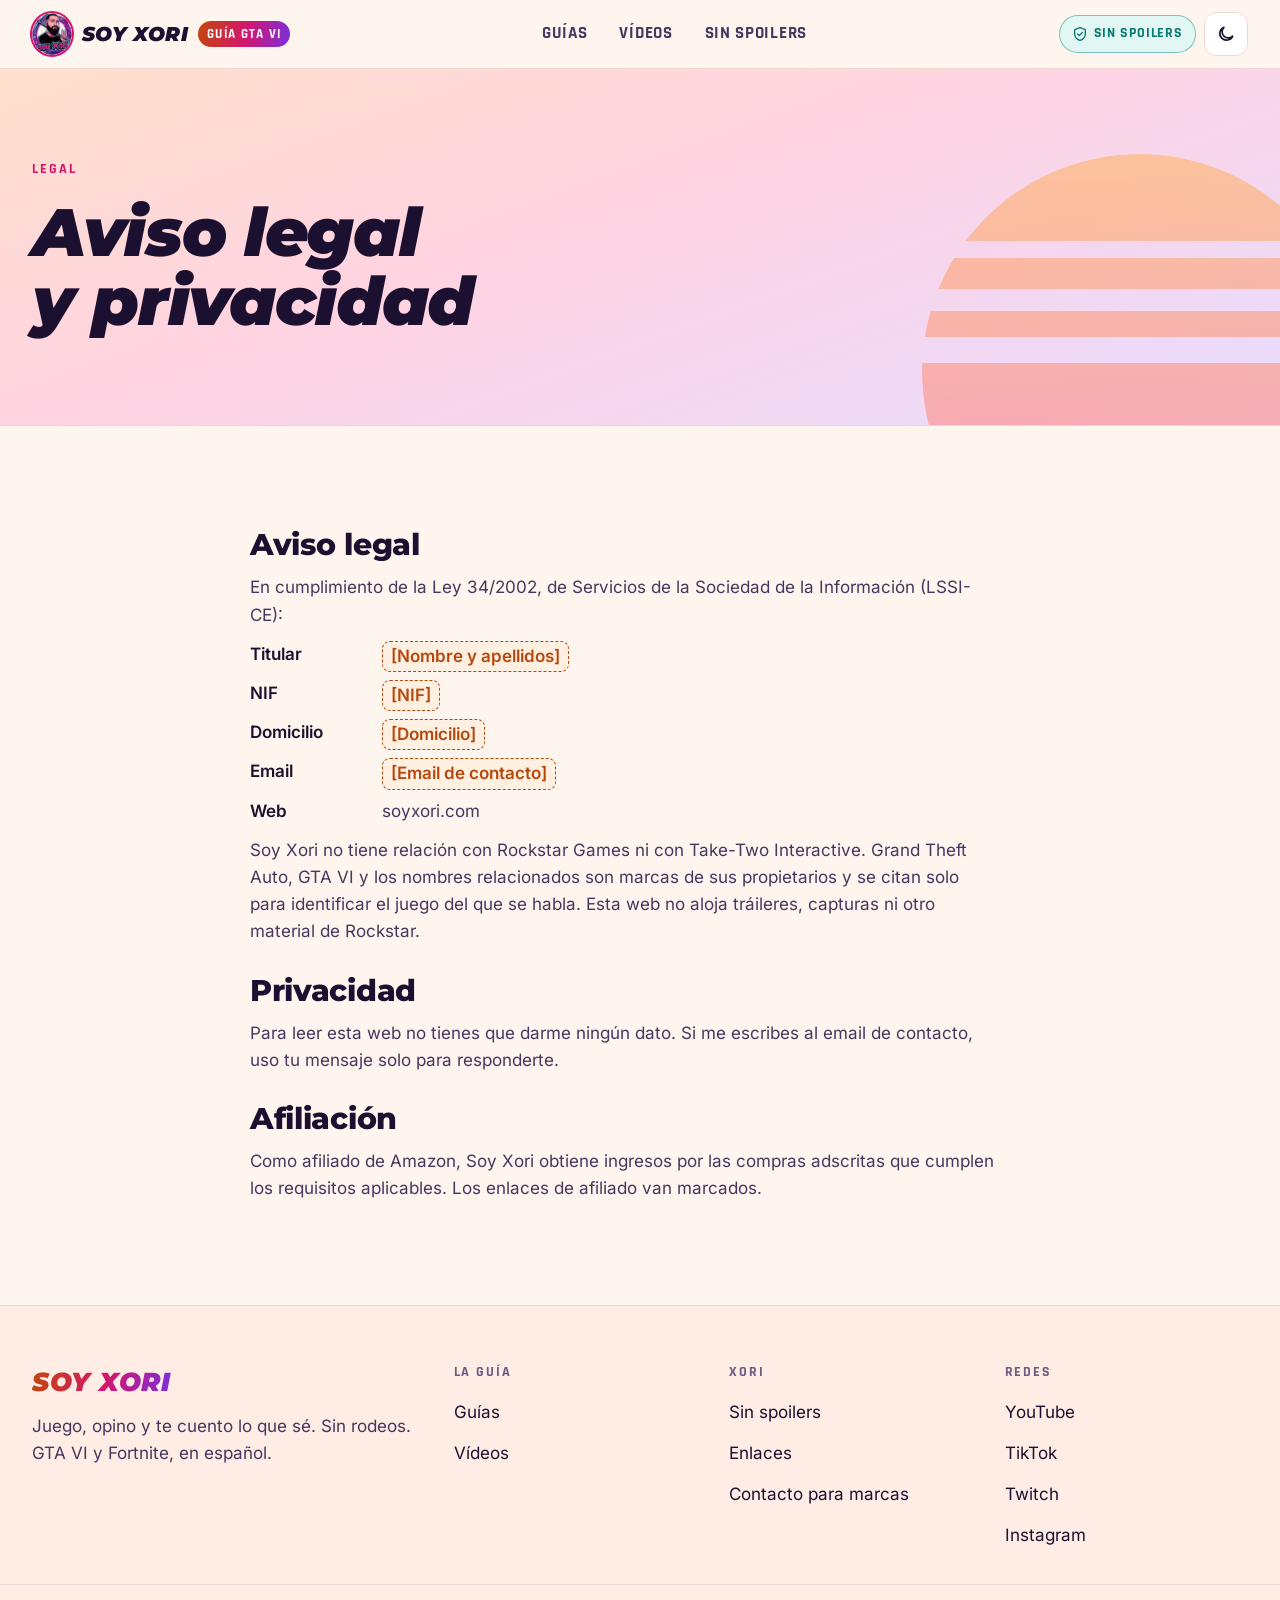
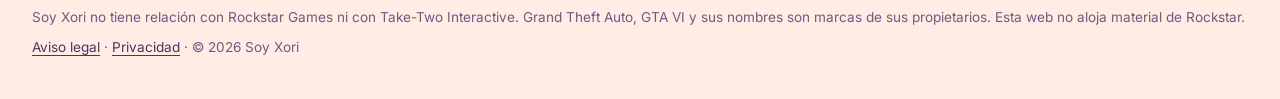
<file: legal/index.html>
<!doctype html>
<html lang="es">
<head>
<meta charset="utf-8">
<meta name="viewport" content="width=device-width, initial-scale=1, viewport-fit=cover">
<title>Aviso legal y privacidad · Soy Xori</title>
<meta name="description" content="Aviso legal y privacidad de soyxori.com.">

<meta name="xori:raiz" content="/">
<link rel="canonical" href="https://soyxori.com/legal/">
<meta name="theme-color" content="#fff4ec" media="(prefers-color-scheme: light)">
<meta name="theme-color" content="#0d0919" media="(prefers-color-scheme: dark)">
<meta property="og:type" content="website">
<meta property="og:site_name" content="Soy Xori">
<meta property="og:locale" content="es_ES">
<meta property="og:title" content="Aviso legal y privacidad">
<meta property="og:description" content="Aviso legal y privacidad de soyxori.com.">
<meta property="og:url" content="https://soyxori.com/legal/">
<meta property="og:image" content="https://soyxori.com/og-image.jpg">
<meta property="og:image:width" content="1200">
<meta property="og:image:height" content="630">
<meta name="twitter:card" content="summary_large_image">
<link rel="icon" type="image/png" href="/recursos/img/favicon.png">
<link rel="apple-touch-icon" href="/recursos/img/apple-touch-icon.png">
<link rel="preload" href="/recursos/tipografias/montserrat-cursiva.woff2" as="font" type="font/woff2" crossorigin>
<link rel="preload" href="/recursos/tipografias/inter.woff2" as="font" type="font/woff2" crossorigin>
<link rel="stylesheet" href="/recursos/css/estilos.css">
<script>(function(){try{var t=localStorage.getItem("xori:tema");if(t==="light"||t==="dark")document.documentElement.setAttribute("data-theme",t)}catch(e){}})();</script>

</head>
<body>
<a class="saltar" href="#contenido">Saltar al contenido</a>
<header class="cabecera" data-cabecera>
  <div class="contenedor cabecera-fila">
    <a class="marca" href="/" aria-label="Soy Xori, inicio">
      <img src="/recursos/img/avatar-xori-96.webp" alt="" width="40" height="42">
      <span class="marca-nombre">SOY XORI</span>
      <span class="marca-chip">Guía GTA VI</span>
    </a>
    <nav class="nav" id="nav-principal" aria-label="Principal"><a href="/guias/">Guías</a><a href="/videos/">Vídeos</a><a href="/sin-spoilers/">Sin spoilers</a>
      <a class="nav-solo-movil" href="/enlaces/">Todas mis redes</a>
    </nav>
    <div class="cabecera-acciones">
      <a class="sello" href="/sin-spoilers/" title="Aquí no se publica nada filtrado"><svg class="icono" width="20" height="20" viewBox="0 0 24 24" fill="none" stroke="currentColor" stroke-width="2" stroke-linecap="round" stroke-linejoin="round" aria-hidden="true"><path d="M12 2.5 4 5.5v6c0 5 3.4 8.6 8 10 4.6-1.4 8-5 8-10v-6l-8-3z"></path><path d="M8.5 12l2.5 2.5 4.5-5"></path></svg><span>Sin spoilers</span></a>
      <button class="boton-icono" type="button" data-tema-boton aria-label="Cambiar a modo oscuro"><span class="si-claro"><svg class="icono" width="20" height="20" viewBox="0 0 24 24" fill="none" stroke="currentColor" stroke-width="2" stroke-linecap="round" stroke-linejoin="round" aria-hidden="true"><path d="M20 14.5A8 8 0 1 1 9.5 4a6.5 6.5 0 0 0 10.5 10.5z"></path></svg></span><span class="si-oscuro"><svg class="icono" width="20" height="20" viewBox="0 0 24 24" fill="none" stroke="currentColor" stroke-width="2" stroke-linecap="round" stroke-linejoin="round" aria-hidden="true"><circle cx="12" cy="12" r="4"></circle><path d="M12 2v2M12 20v2M4.9 4.9l1.4 1.4M17.7 17.7l1.4 1.4M2 12h2M20 12h2M4.9 19.1l1.4-1.4M17.7 6.3l1.4-1.4"></path></svg></span></button>
      <button class="boton-icono boton-menu" type="button" data-menu-boton aria-expanded="false" aria-controls="nav-principal" aria-label="Abrir menú"><span class="si-cerrado"><svg class="icono" width="22" height="22" viewBox="0 0 24 24" fill="none" stroke="currentColor" stroke-width="2" stroke-linecap="round" stroke-linejoin="round" aria-hidden="true"><path d="M4 7h16M4 12h16M4 17h16"></path></svg></span><span class="si-abierto"><svg class="icono" width="22" height="22" viewBox="0 0 24 24" fill="none" stroke="currentColor" stroke-width="2" stroke-linecap="round" stroke-linejoin="round" aria-hidden="true"><path d="M6 6l12 12M18 6L6 18"></path></svg></span></button>
    </div>
  </div>
</header>
<main id="contenido" class="">

<section class="cabeza-pagina">
  <div class="cabeza-pagina-fondo" aria-hidden="true"></div>
  <div class="contenedor cabeza-pagina-dentro">
    <p class="antetitulo">Legal</p>
    <h1 class="titulo-pagina">Aviso legal y privacidad</h1>
    
    
  </div>
</section>
<section class="banda">
  <div class="contenedor contenedor-estrecho pila-grande texto-largo">
    <section class="pila" id="aviso-legal">
      <h2 class="titulo-seccion">Aviso legal</h2>
      <p>En cumplimiento de la Ley 34/2002, de Servicios de la Sociedad de la Información (LSSI-CE):</p>
      <dl class="datos-legales">
        <div><dt>Titular</dt><dd><span class="pendiente">[Nombre y apellidos]</span></dd></div>
        <div><dt>NIF</dt><dd><span class="pendiente">[NIF]</span></dd></div>
        <div><dt>Domicilio</dt><dd><span class="pendiente">[Domicilio]</span></dd></div>
        <div><dt>Email</dt><dd><span class="pendiente">[Email de contacto]</span></dd></div>
        <div><dt>Web</dt><dd>soyxori.com</dd></div>
      </dl>
      <p>Soy Xori no tiene relación con Rockstar Games ni con Take-Two Interactive. Grand Theft Auto, GTA VI y los nombres relacionados son marcas de sus propietarios y se citan solo para identificar el juego del que se habla. Esta web no aloja tráileres, capturas ni otro material de Rockstar.</p>
    </section>
    <section class="pila" id="privacidad">
      <h2 class="titulo-seccion">Privacidad</h2>
      <p>Para leer esta web no tienes que darme ningún dato. Si me escribes al email de contacto, uso tu mensaje solo para responderte.</p>
    </section>
    <section class="pila" id="afiliacion">
      <h2 class="titulo-seccion">Afiliación</h2>
      <p>Como afiliado de Amazon, Soy Xori obtiene ingresos por las compras adscritas que cumplen los requisitos aplicables. Los enlaces de afiliado van marcados.</p>
    </section>
  </div>
</section>

</main>
<footer class="pie">
  <div class="contenedor pie-rejilla">
    <div class="pie-marca">
      <span class="marca-nombre">SOY XORI</span>
      <p>Juego, opino y te cuento lo que sé. Sin rodeos.<br>GTA VI y Fortnite, en español.</p>
    </div>
    <nav class="pie-columna" aria-label="La guía"><h2>La guía</h2>
      <a href="/guias/">Guías</a><a href="/videos/">Vídeos</a>
    </nav>
    <nav class="pie-columna" aria-label="Xori"><h2>Xori</h2>
      <a href="/sin-spoilers/">Sin spoilers</a><a href="/enlaces/">Enlaces</a><a href="/sin-spoilers/#contacto">Contacto para marcas</a>
    </nav>
    <nav class="pie-columna" aria-label="Redes"><h2>Redes</h2><a href="https://youtube.com/@soy_xori" target="_blank" rel="noopener">YouTube</a><a href="https://www.tiktok.com/@soy_xori" target="_blank" rel="noopener">TikTok</a><a href="https://www.twitch.tv/soy_xori" target="_blank" rel="noopener">Twitch</a><a href="https://www.instagram.com/soyxori/" target="_blank" rel="noopener">Instagram</a></nav>
  </div>
  <div class="contenedor pie-legal">
    <p>Soy Xori no tiene relación con Rockstar Games ni con Take-Two Interactive. Grand Theft Auto, GTA VI y sus nombres son marcas de sus propietarios. Esta web no aloja material de Rockstar.</p>
    <p><a href="/legal/">Aviso legal</a> · <a href="/legal/#privacidad">Privacidad</a> · © 2026 Soy Xori</p>
  </div>
</footer>
<script src="/recursos/js/principal.js" defer></script>
</body>
</html>
</file>
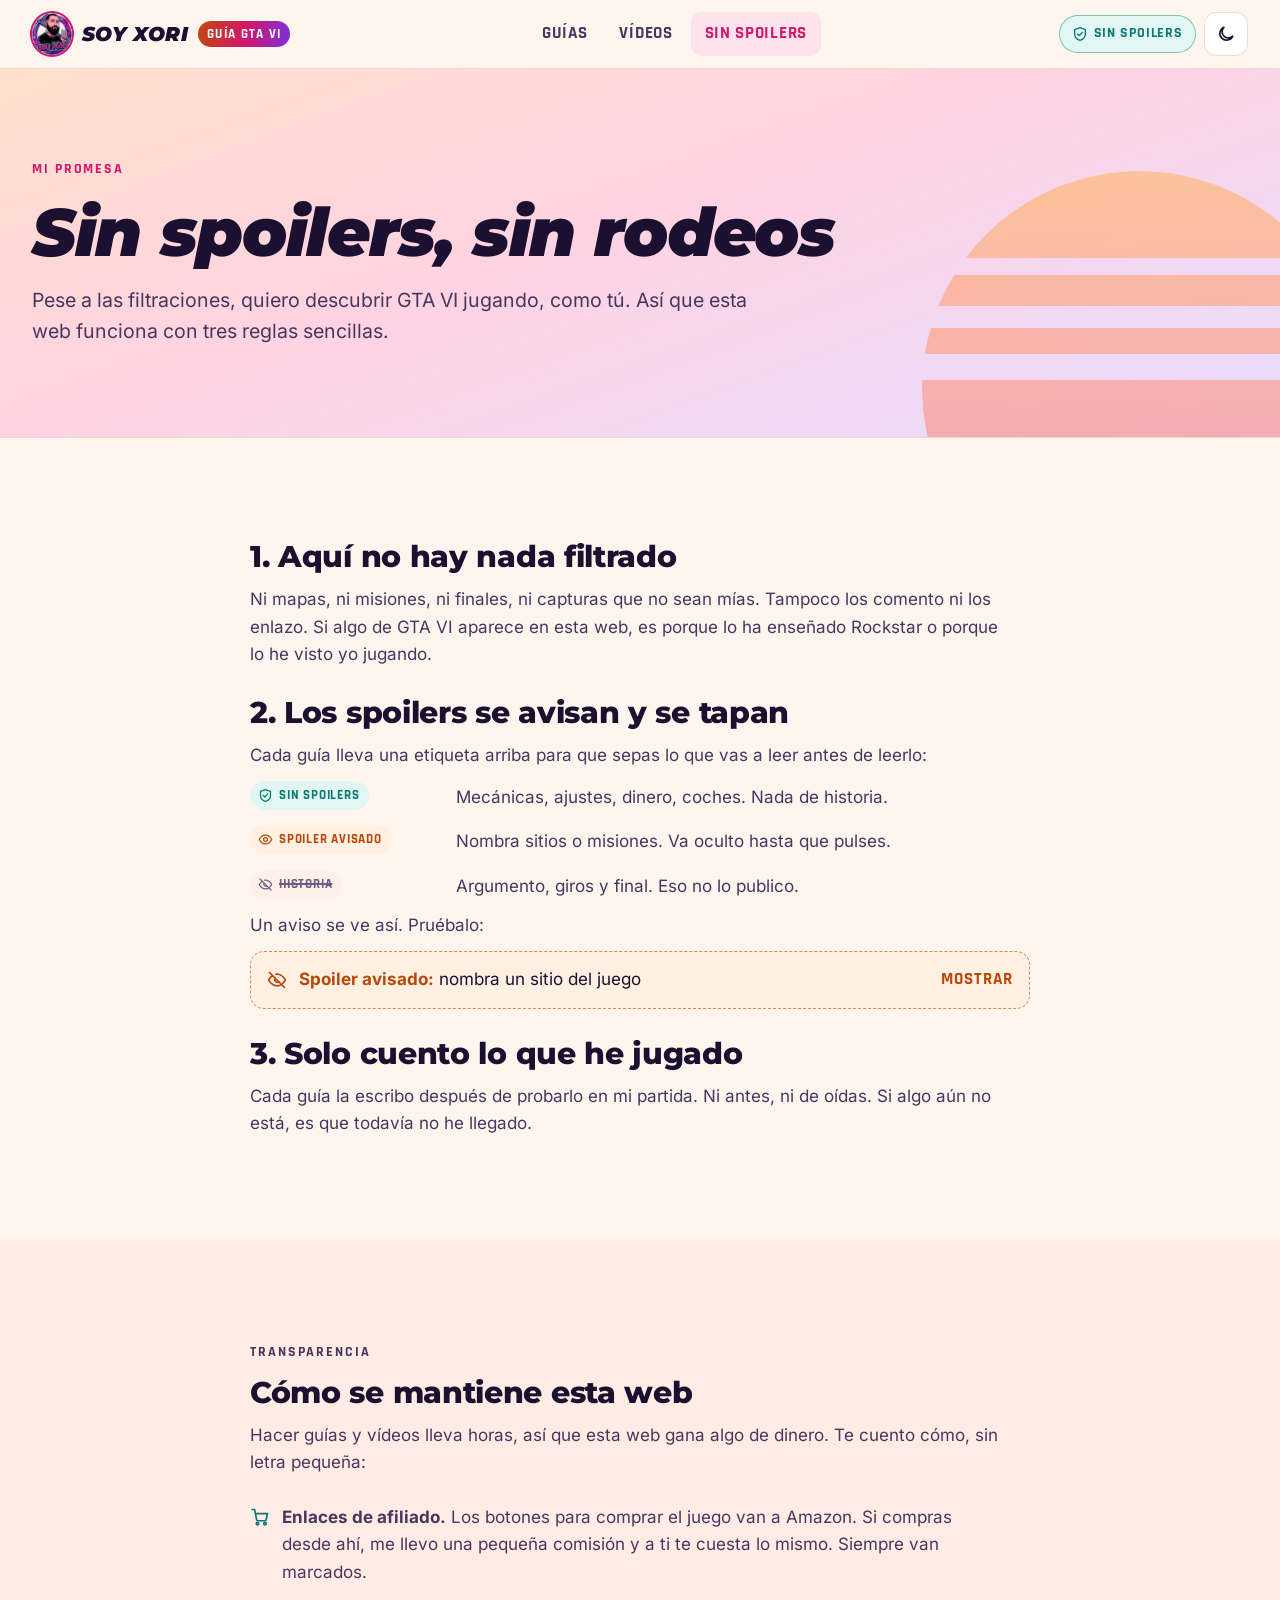
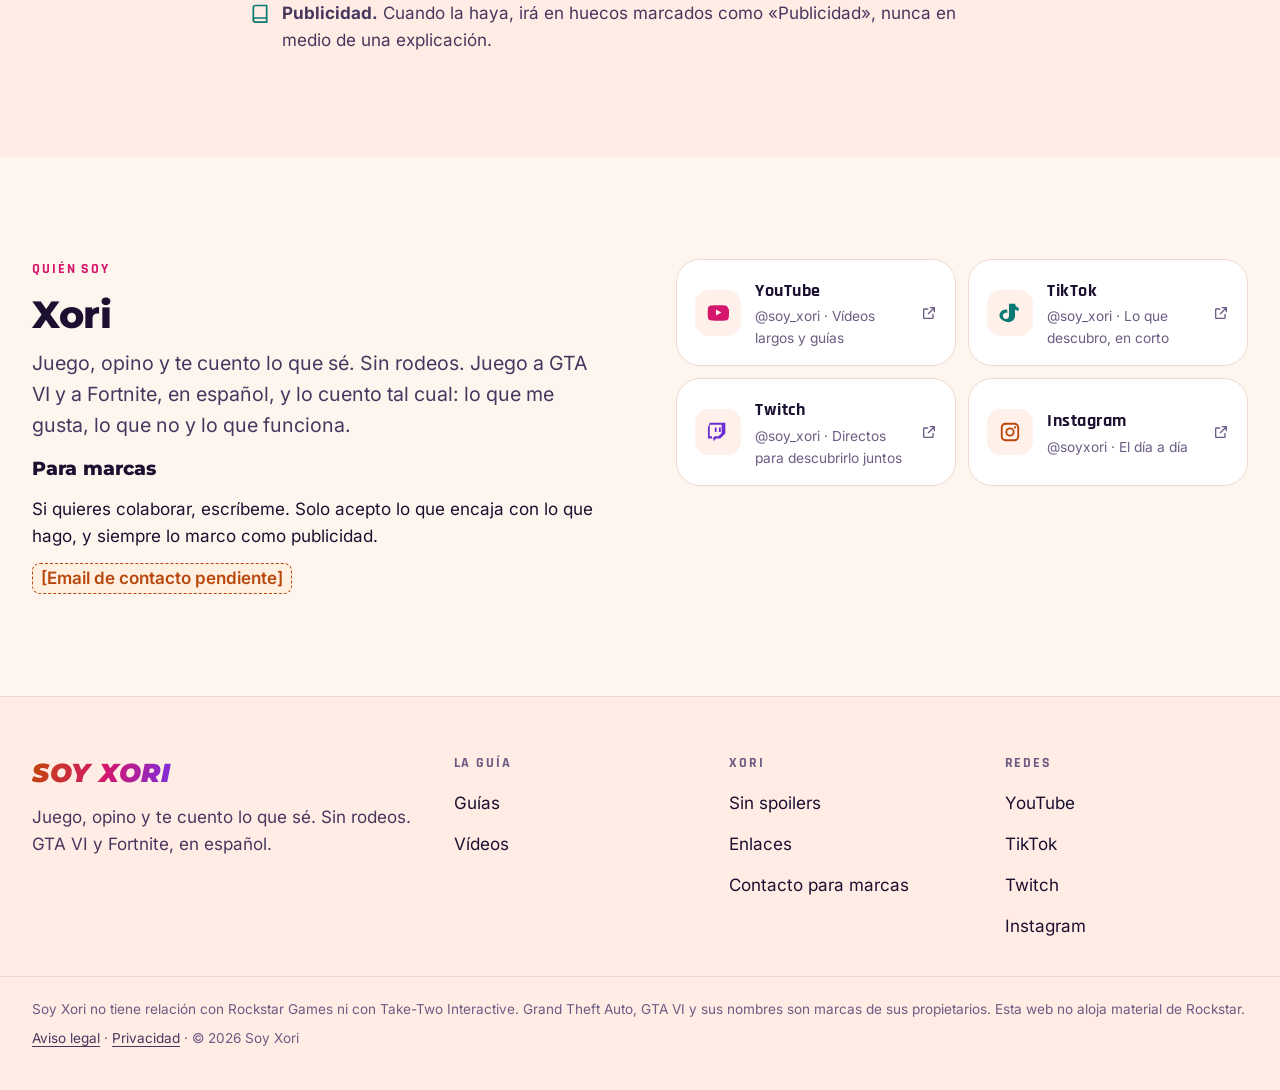
<file: sin-spoilers/index.html>
<!doctype html>
<html lang="es">
<head>
<meta charset="utf-8">
<meta name="viewport" content="width=device-width, initial-scale=1, viewport-fit=cover">
<title>Sin spoilers, sin rodeos · Soy Xori</title>
<meta name="description" content="Pese a las filtraciones, Xori quiere descubrir GTA VI jugando. Cómo trata los spoilers esta web, cómo se mantiene y cómo contactar.">

<meta name="xori:raiz" content="/">
<link rel="canonical" href="https://soyxori.com/sin-spoilers/">
<meta name="theme-color" content="#fff4ec" media="(prefers-color-scheme: light)">
<meta name="theme-color" content="#0d0919" media="(prefers-color-scheme: dark)">
<meta property="og:type" content="website">
<meta property="og:site_name" content="Soy Xori">
<meta property="og:locale" content="es_ES">
<meta property="og:title" content="Sin spoilers, sin rodeos">
<meta property="og:description" content="Pese a las filtraciones, Xori quiere descubrir GTA VI jugando. Cómo trata los spoilers esta web, cómo se mantiene y cómo contactar.">
<meta property="og:url" content="https://soyxori.com/sin-spoilers/">
<meta property="og:image" content="https://soyxori.com/og-image.jpg">
<meta property="og:image:width" content="1200">
<meta property="og:image:height" content="630">
<meta name="twitter:card" content="summary_large_image">
<link rel="icon" type="image/png" href="/recursos/img/favicon.png">
<link rel="apple-touch-icon" href="/recursos/img/apple-touch-icon.png">
<link rel="preload" href="/recursos/tipografias/montserrat-cursiva.woff2" as="font" type="font/woff2" crossorigin>
<link rel="preload" href="/recursos/tipografias/inter.woff2" as="font" type="font/woff2" crossorigin>
<link rel="stylesheet" href="/recursos/css/estilos.css">
<script>(function(){try{var t=localStorage.getItem("xori:tema");if(t==="light"||t==="dark")document.documentElement.setAttribute("data-theme",t)}catch(e){}})();</script>

</head>
<body>
<a class="saltar" href="#contenido">Saltar al contenido</a>
<header class="cabecera" data-cabecera>
  <div class="contenedor cabecera-fila">
    <a class="marca" href="/" aria-label="Soy Xori, inicio">
      <img src="/recursos/img/avatar-xori-96.webp" alt="" width="40" height="42">
      <span class="marca-nombre">SOY XORI</span>
      <span class="marca-chip">Guía GTA VI</span>
    </a>
    <nav class="nav" id="nav-principal" aria-label="Principal"><a href="/guias/">Guías</a><a href="/videos/">Vídeos</a><a href="/sin-spoilers/" aria-current="page">Sin spoilers</a>
      <a class="nav-solo-movil" href="/enlaces/">Todas mis redes</a>
    </nav>
    <div class="cabecera-acciones">
      <a class="sello" href="/sin-spoilers/" title="Aquí no se publica nada filtrado"><svg class="icono" width="20" height="20" viewBox="0 0 24 24" fill="none" stroke="currentColor" stroke-width="2" stroke-linecap="round" stroke-linejoin="round" aria-hidden="true"><path d="M12 2.5 4 5.5v6c0 5 3.4 8.6 8 10 4.6-1.4 8-5 8-10v-6l-8-3z"></path><path d="M8.5 12l2.5 2.5 4.5-5"></path></svg><span>Sin spoilers</span></a>
      <button class="boton-icono" type="button" data-tema-boton aria-label="Cambiar a modo oscuro"><span class="si-claro"><svg class="icono" width="20" height="20" viewBox="0 0 24 24" fill="none" stroke="currentColor" stroke-width="2" stroke-linecap="round" stroke-linejoin="round" aria-hidden="true"><path d="M20 14.5A8 8 0 1 1 9.5 4a6.5 6.5 0 0 0 10.5 10.5z"></path></svg></span><span class="si-oscuro"><svg class="icono" width="20" height="20" viewBox="0 0 24 24" fill="none" stroke="currentColor" stroke-width="2" stroke-linecap="round" stroke-linejoin="round" aria-hidden="true"><circle cx="12" cy="12" r="4"></circle><path d="M12 2v2M12 20v2M4.9 4.9l1.4 1.4M17.7 17.7l1.4 1.4M2 12h2M20 12h2M4.9 19.1l1.4-1.4M17.7 6.3l1.4-1.4"></path></svg></span></button>
      <button class="boton-icono boton-menu" type="button" data-menu-boton aria-expanded="false" aria-controls="nav-principal" aria-label="Abrir menú"><span class="si-cerrado"><svg class="icono" width="22" height="22" viewBox="0 0 24 24" fill="none" stroke="currentColor" stroke-width="2" stroke-linecap="round" stroke-linejoin="round" aria-hidden="true"><path d="M4 7h16M4 12h16M4 17h16"></path></svg></span><span class="si-abierto"><svg class="icono" width="22" height="22" viewBox="0 0 24 24" fill="none" stroke="currentColor" stroke-width="2" stroke-linecap="round" stroke-linejoin="round" aria-hidden="true"><path d="M6 6l12 12M18 6L6 18"></path></svg></span></button>
    </div>
  </div>
</header>
<main id="contenido" class="">

<section class="cabeza-pagina">
  <div class="cabeza-pagina-fondo" aria-hidden="true"></div>
  <div class="contenedor cabeza-pagina-dentro">
    <p class="antetitulo">Mi promesa</p>
    <h1 class="titulo-pagina">Sin spoilers, sin rodeos</h1>
    <p class="entradilla">Pese a las filtraciones, quiero descubrir GTA VI jugando, como tú. Así que esta web funciona con tres reglas sencillas.</p>
    
  </div>
</section>
<section class="banda">
  <div class="contenedor contenedor-estrecho pila-grande texto-largo">
    <div class="pila">
      <h2 class="titulo-seccion">1. Aquí no hay nada filtrado</h2>
      <p>Ni mapas, ni misiones, ni finales, ni capturas que no sean mías. Tampoco los comento ni los enlazo. Si algo de GTA VI aparece en esta web, es porque lo ha enseñado Rockstar o porque lo he visto yo jugando.</p>
    </div>
    <div class="pila">
      <h2 class="titulo-seccion">2. Los spoilers se avisan y se tapan</h2>
      <p>Cada guía lleva una etiqueta arriba para que sepas lo que vas a leer antes de leerlo:</p>
      <dl class="niveles">
        <div><dt><span class="insignia insignia-sin-spoilers"><svg class="icono" width="20" height="20" viewBox="0 0 24 24" fill="none" stroke="currentColor" stroke-width="2" stroke-linecap="round" stroke-linejoin="round" aria-hidden="true"><path d="M12 2.5 4 5.5v6c0 5 3.4 8.6 8 10 4.6-1.4 8-5 8-10v-6l-8-3z"></path><path d="M8.5 12l2.5 2.5 4.5-5"></path></svg>Sin spoilers</span></dt><dd>Mecánicas, ajustes, dinero, coches. Nada de historia.</dd></div><div><dt><span class="insignia insignia-aviso"><svg class="icono" width="20" height="20" viewBox="0 0 24 24" fill="none" stroke="currentColor" stroke-width="2" stroke-linecap="round" stroke-linejoin="round" aria-hidden="true"><path d="M2 12s3.6-7 10-7 10 7 10 7-3.6 7-10 7S2 12 2 12z"></path><circle cx="12" cy="12" r="3"></circle></svg>Spoiler avisado</span></dt><dd>Nombra sitios o misiones. Va oculto hasta que pulses.</dd></div>
        <div><dt><span class="insignia insignia-nunca"><svg class="icono" width="20" height="20" viewBox="0 0 24 24" fill="none" stroke="currentColor" stroke-width="2" stroke-linecap="round" stroke-linejoin="round" aria-hidden="true"><path d="M3 3l18 18"></path><path d="M10.6 5.1A10.8 10.8 0 0 1 12 5c6.4 0 10 7 10 7a17.6 17.6 0 0 1-3.2 4.1M6.6 6.6A17.4 17.4 0 0 0 2 12s3.6 7 10 7a10.4 10.4 0 0 0 5.4-1.6"></path><path d="M9.9 9.9a3 3 0 0 0 4.2 4.2"></path></svg>Historia</span></dt><dd>Argumento, giros y final. Eso no lo publico.</dd></div>
      </dl>
      <p>Un aviso se ve así. Pruébalo:</p>
      <div class="escudo" data-escudo>
        <button class="escudo-boton" type="button" aria-expanded="false"><svg class="icono" width="20" height="20" viewBox="0 0 24 24" fill="none" stroke="currentColor" stroke-width="2" stroke-linecap="round" stroke-linejoin="round" aria-hidden="true"><path d="M3 3l18 18"></path><path d="M10.6 5.1A10.8 10.8 0 0 1 12 5c6.4 0 10 7 10 7a17.6 17.6 0 0 1-3.2 4.1M6.6 6.6A17.4 17.4 0 0 0 2 12s3.6 7 10 7a10.4 10.4 0 0 0 5.4-1.6"></path><path d="M9.9 9.9a3 3 0 0 0 4.2 4.2"></path></svg><span><b>Spoiler avisado:</b> nombra un sitio del juego</span><span class="escudo-accion">Mostrar</span></button>
        <div class="escudo-contenido" hidden><p>Esto es solo una muestra. Lo que haya debajo de un aviso real, solo lo ves si pulsas.</p></div>
      </div>
    </div>
    <div class="pila">
      <h2 class="titulo-seccion">3. Solo cuento lo que he jugado</h2>
      <p>Cada guía la escribo después de probarlo en mi partida. Ni antes, ni de oídas. Si algo aún no está, es que todavía no he llegado.</p>
    </div>
  </div>
</section>

<section class="banda banda-suave" id="transparencia">
  <div class="contenedor contenedor-estrecho pila-grande texto-largo">
    <div class="pila">
      <p class="antetitulo">Transparencia</p>
      <h2 class="titulo-seccion">Cómo se mantiene esta web</h2>
      <p>Hacer guías y vídeos lleva horas, así que esta web gana algo de dinero. Te cuento cómo, sin letra pequeña:</p>
    </div>
    <ul class="lista-ventajas">
      <li><svg class="icono" width="20" height="20" viewBox="0 0 24 24" fill="none" stroke="currentColor" stroke-width="2" stroke-linecap="round" stroke-linejoin="round" aria-hidden="true"><circle cx="9" cy="20" r="1.5"></circle><circle cx="18" cy="20" r="1.5"></circle><path d="M2.5 3h3l2.4 12.2a1.5 1.5 0 0 0 1.5 1.3h8.4a1.5 1.5 0 0 0 1.5-1.2L21 8H7"></path></svg><span><b>Enlaces de afiliado.</b> Los botones para comprar el juego van a Amazon. Si compras desde ahí, me llevo una pequeña comisión y a ti te cuesta lo mismo. Siempre van marcados.</span></li>
      <li><svg class="icono" width="20" height="20" viewBox="0 0 24 24" fill="none" stroke="currentColor" stroke-width="2" stroke-linecap="round" stroke-linejoin="round" aria-hidden="true"><path d="M4 5.5A2.5 2.5 0 0 1 6.5 3H20v15H6.5A2.5 2.5 0 0 0 4 20.5v-15z"></path><path d="M4 20.5A2.5 2.5 0 0 0 6.5 23H20v-5"></path></svg><span><b>Publicidad.</b> Cuando la haya, irá en huecos marcados como «Publicidad», nunca en medio de una explicación.</span></li>
    </ul>
  </div>
</section>

<section class="banda" id="contacto">
  <div class="contenedor dos-columnas dos-columnas-texto">
    <div class="pila">
      <p class="antetitulo">Quién soy</p>
      <h2 class="titulo-seccion">Xori</h2>
      <p class="texto-grande">Juego, opino y te cuento lo que sé. Sin rodeos. Juego a GTA VI y a Fortnite, en español, y lo cuento tal cual: lo que me gusta, lo que no y lo que funciona.</p>
      <div class="pila">
        <h3 class="subtitulo">Para marcas</h3>
        <p>Si quieres colaborar, escríbeme. Solo acepto lo que encaja con lo que hago, y siempre lo marco como publicidad.</p>
        <p><span class="pendiente">[Email de contacto pendiente]</span></p>
      </div>
    </div>
    <div class="pila"><div class="redes"><a class="red red-youtube" href="https://youtube.com/@soy_xori" target="_blank" rel="noopener">
    <span class="red-icono"><svg class="icono" width="22" height="22" viewBox="0 0 48 48" fill="currentColor" aria-hidden="true"><path  d="M46 14.5s-.5-3.3-1.9-4.7c-1.8-1.9-3.9-1.9-4.8-2C32.9 7.3 24 7.3 24 7.3h0s-8.9 0-15.3.5c-.9.1-3 .1-4.8 2C2.5 11.2 2 14.5 2 14.5S1.5 18.4 1.5 22.3v3.5c0 3.9.5 7.8.5 7.8s.5 3.3 1.9 4.7c1.8 1.9 4.2 1.8 5.3 2 3.8.4 16.3.5 16.3.5s8.9 0 15.3-.5c.9-.1 3-.1 4.8-2 1.4-1.4 1.9-4.7 1.9-4.7s.5-3.9.5-7.8v-3.5c0-3.9-.5-7.8-.5-7.8zM19.5 29.5v-13l12 6.5-12 6.5z"></path></svg></span>
    <span class="red-texto"><b>YouTube</b><small>@soy_xori · Vídeos largos y guías</small></span>
    <svg class="icono" width="16" height="16" viewBox="0 0 24 24" fill="none" stroke="currentColor" stroke-width="2" stroke-linecap="round" stroke-linejoin="round" aria-hidden="true"><path d="M14 4h6v6M20 4l-9 9"></path><path d="M18 14v5a1 1 0 0 1-1 1H5a1 1 0 0 1-1-1V7a1 1 0 0 1 1-1h5"></path></svg>
  </a><a class="red red-tiktok" href="https://www.tiktok.com/@soy_xori" target="_blank" rel="noopener">
    <span class="red-icono"><svg class="icono" width="22" height="22" viewBox="0 0 48 48" fill="currentColor" aria-hidden="true"><path  d="M28 4h7c.6 4.7 3.3 7.6 8 8.3v7c-3-.1-5.7-1-8-2.7v13.6c0 7.7-6.2 13.8-14 13.8S1 37.9 1 30.2 7.2 16.4 15 16.4c1 0 2 .1 3 .3v7.2c-.9-.3-1.9-.5-3-.5-3.7 0-6.7 3-6.7 6.7S11.3 37 15 37s6.7-3 6.7-6.7V4H28z"></path></svg></span>
    <span class="red-texto"><b>TikTok</b><small>@soy_xori · Lo que descubro, en corto</small></span>
    <svg class="icono" width="16" height="16" viewBox="0 0 24 24" fill="none" stroke="currentColor" stroke-width="2" stroke-linecap="round" stroke-linejoin="round" aria-hidden="true"><path d="M14 4h6v6M20 4l-9 9"></path><path d="M18 14v5a1 1 0 0 1-1 1H5a1 1 0 0 1-1-1V7a1 1 0 0 1 1-1h5"></path></svg>
  </a><a class="red red-twitch" href="https://www.twitch.tv/soy_xori" target="_blank" rel="noopener">
    <span class="red-icono"><svg class="icono" width="22" height="22" viewBox="0 0 48 48" fill="currentColor" aria-hidden="true"><path  d="M6 4 2 14v24h12v6l6-6h9l11-11V4H6zm26 22-7 7h-8l-6 6v-6H6V8h26v18zM26 14h4v10h-4V14zm-9 0h4v10h-4V14z"></path></svg></span>
    <span class="red-texto"><b>Twitch</b><small>@soy_xori · Directos para descubrirlo juntos</small></span>
    <svg class="icono" width="16" height="16" viewBox="0 0 24 24" fill="none" stroke="currentColor" stroke-width="2" stroke-linecap="round" stroke-linejoin="round" aria-hidden="true"><path d="M14 4h6v6M20 4l-9 9"></path><path d="M18 14v5a1 1 0 0 1-1 1H5a1 1 0 0 1-1-1V7a1 1 0 0 1 1-1h5"></path></svg>
  </a><a class="red red-instagram" href="https://www.instagram.com/soyxori/" target="_blank" rel="noopener">
    <span class="red-icono"><svg class="icono" width="22" height="22" viewBox="0 0 48 48" fill="currentColor" aria-hidden="true"><path fill-rule="evenodd" d="M14 4h20c5.5 0 10 4.5 10 10v20c0 5.5-4.5 10-10 10H14C8.5 44 4 39.5 4 34V14C4 8.5 8.5 4 14 4zm0 4c-3.3 0-6 2.7-6 6v20c0 3.3 2.7 6 6 6h20c3.3 0 6-2.7 6-6V14c0-3.3-2.7-6-6-6H14zm10 6a10 10 0 1 0 0 20 10 10 0 0 0 0-20zm0 4a6 6 0 1 1 0 12 6 6 0 0 1 0-12zm11-6.5a2.5 2.5 0 1 0 0 5 2.5 2.5 0 0 0 0-5z"></path></svg></span>
    <span class="red-texto"><b>Instagram</b><small>@soyxori · El día a día</small></span>
    <svg class="icono" width="16" height="16" viewBox="0 0 24 24" fill="none" stroke="currentColor" stroke-width="2" stroke-linecap="round" stroke-linejoin="round" aria-hidden="true"><path d="M14 4h6v6M20 4l-9 9"></path><path d="M18 14v5a1 1 0 0 1-1 1H5a1 1 0 0 1-1-1V7a1 1 0 0 1 1-1h5"></path></svg>
  </a></div></div>
  </div>
</section>

</main>
<footer class="pie">
  <div class="contenedor pie-rejilla">
    <div class="pie-marca">
      <span class="marca-nombre">SOY XORI</span>
      <p>Juego, opino y te cuento lo que sé. Sin rodeos.<br>GTA VI y Fortnite, en español.</p>
    </div>
    <nav class="pie-columna" aria-label="La guía"><h2>La guía</h2>
      <a href="/guias/">Guías</a><a href="/videos/">Vídeos</a>
    </nav>
    <nav class="pie-columna" aria-label="Xori"><h2>Xori</h2>
      <a href="/sin-spoilers/">Sin spoilers</a><a href="/enlaces/">Enlaces</a><a href="/sin-spoilers/#contacto">Contacto para marcas</a>
    </nav>
    <nav class="pie-columna" aria-label="Redes"><h2>Redes</h2><a href="https://youtube.com/@soy_xori" target="_blank" rel="noopener">YouTube</a><a href="https://www.tiktok.com/@soy_xori" target="_blank" rel="noopener">TikTok</a><a href="https://www.twitch.tv/soy_xori" target="_blank" rel="noopener">Twitch</a><a href="https://www.instagram.com/soyxori/" target="_blank" rel="noopener">Instagram</a></nav>
  </div>
  <div class="contenedor pie-legal">
    <p>Soy Xori no tiene relación con Rockstar Games ni con Take-Two Interactive. Grand Theft Auto, GTA VI y sus nombres son marcas de sus propietarios. Esta web no aloja material de Rockstar.</p>
    <p><a href="/legal/">Aviso legal</a> · <a href="/legal/#privacidad">Privacidad</a> · © 2026 Soy Xori</p>
  </div>
</footer>
<script src="/recursos/js/principal.js" defer></script>
</body>
</html>
</file>
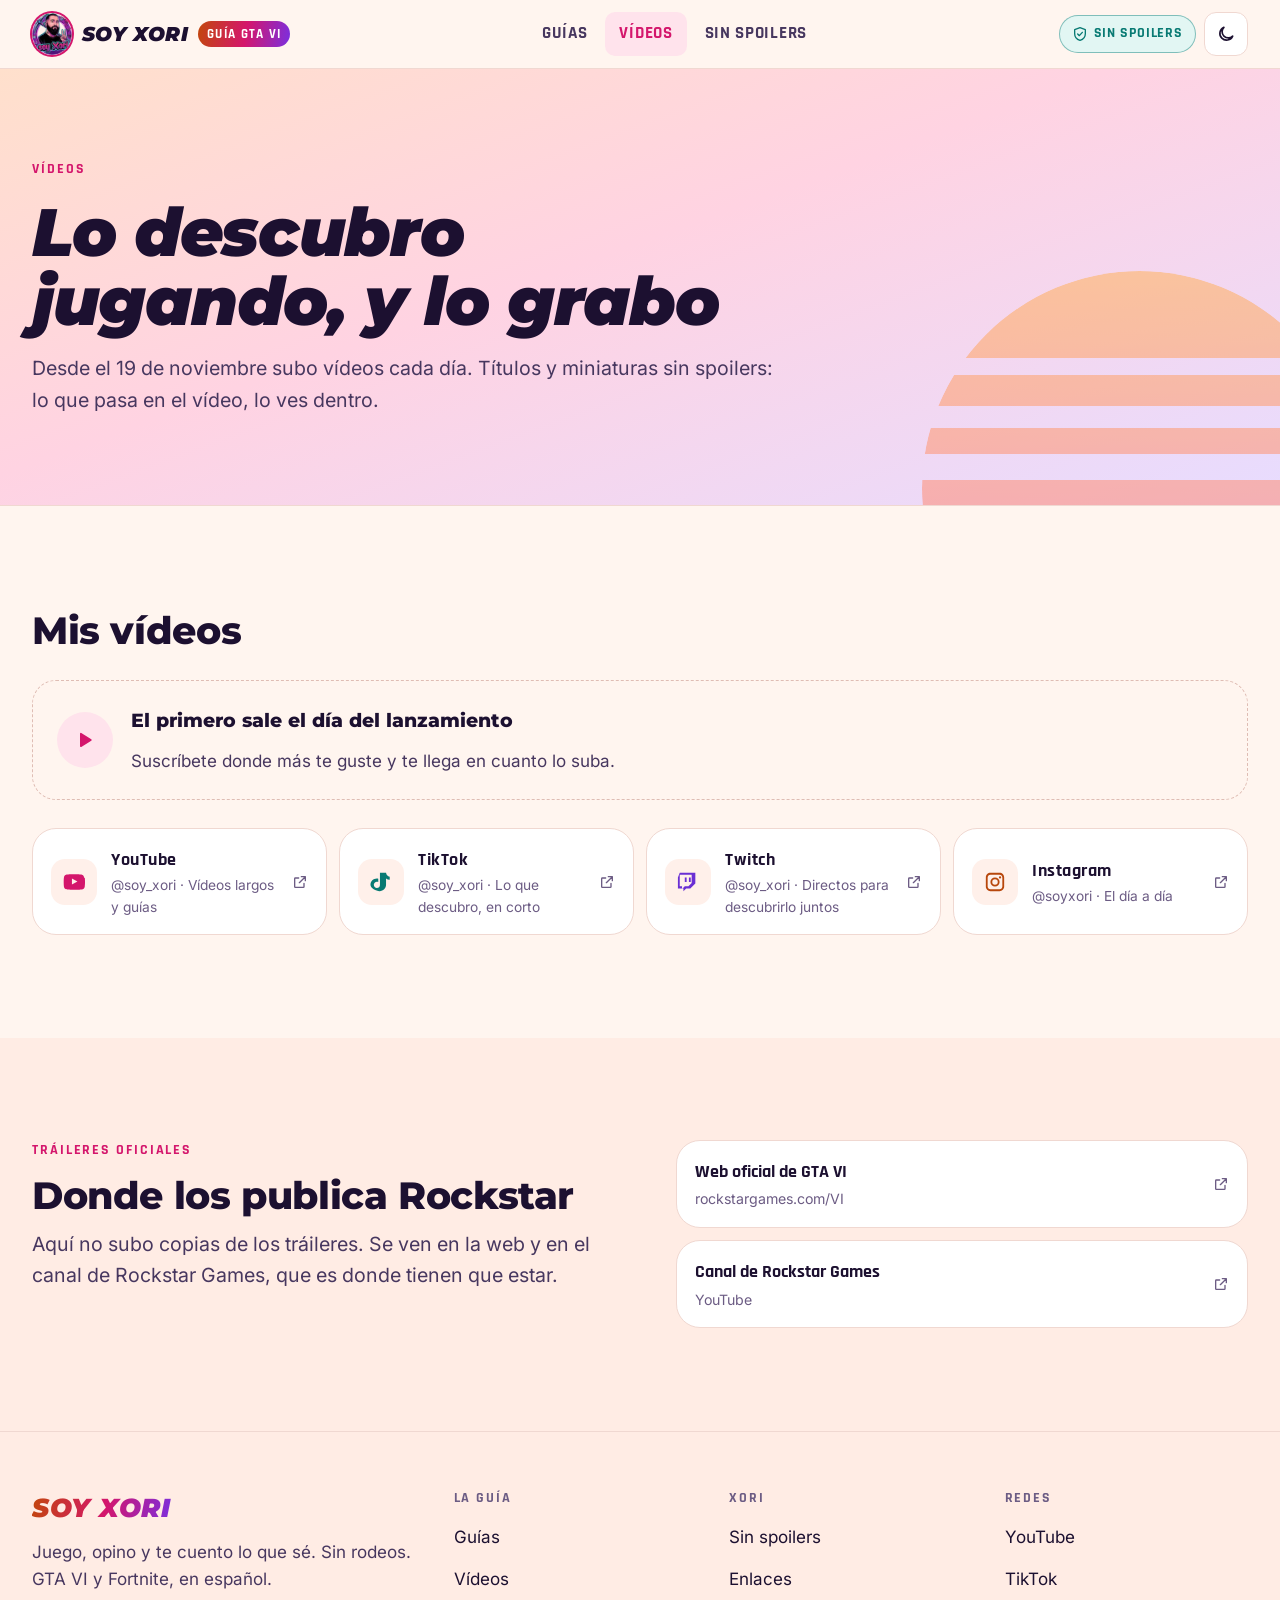
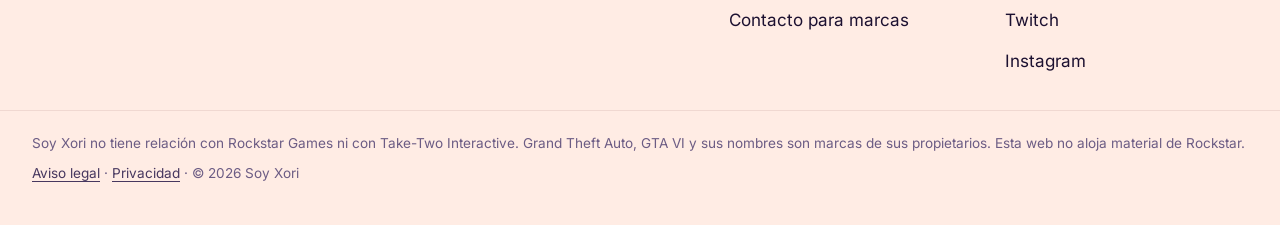
<file: videos/index.html>
<!doctype html>
<html lang="es">
<head>
<meta charset="utf-8">
<meta name="viewport" content="width=device-width, initial-scale=1, viewport-fit=cover">
<title>Vídeos de GTA VI sin spoilers · Soy Xori</title>
<meta name="description" content="Los vídeos de Xori jugando a GTA VI, sin spoilers en títulos ni miniaturas, y dónde ver los tráileres oficiales de Rockstar.">

<meta name="xori:raiz" content="/">
<link rel="canonical" href="https://soyxori.com/videos/">
<meta name="theme-color" content="#fff4ec" media="(prefers-color-scheme: light)">
<meta name="theme-color" content="#0d0919" media="(prefers-color-scheme: dark)">
<meta property="og:type" content="website">
<meta property="og:site_name" content="Soy Xori">
<meta property="og:locale" content="es_ES">
<meta property="og:title" content="Vídeos de GTA VI sin spoilers">
<meta property="og:description" content="Los vídeos de Xori jugando a GTA VI, sin spoilers en títulos ni miniaturas, y dónde ver los tráileres oficiales de Rockstar.">
<meta property="og:url" content="https://soyxori.com/videos/">
<meta property="og:image" content="https://soyxori.com/og-image.jpg">
<meta property="og:image:width" content="1200">
<meta property="og:image:height" content="630">
<meta name="twitter:card" content="summary_large_image">
<link rel="icon" type="image/png" href="/recursos/img/favicon.png">
<link rel="apple-touch-icon" href="/recursos/img/apple-touch-icon.png">
<link rel="preload" href="/recursos/tipografias/montserrat-cursiva.woff2" as="font" type="font/woff2" crossorigin>
<link rel="preload" href="/recursos/tipografias/inter.woff2" as="font" type="font/woff2" crossorigin>
<link rel="stylesheet" href="/recursos/css/estilos.css">
<script>(function(){try{var t=localStorage.getItem("xori:tema");if(t==="light"||t==="dark")document.documentElement.setAttribute("data-theme",t)}catch(e){}})();</script>

</head>
<body>
<a class="saltar" href="#contenido">Saltar al contenido</a>
<header class="cabecera" data-cabecera>
  <div class="contenedor cabecera-fila">
    <a class="marca" href="/" aria-label="Soy Xori, inicio">
      <img src="/recursos/img/avatar-xori-96.webp" alt="" width="40" height="42">
      <span class="marca-nombre">SOY XORI</span>
      <span class="marca-chip">Guía GTA VI</span>
    </a>
    <nav class="nav" id="nav-principal" aria-label="Principal"><a href="/guias/">Guías</a><a href="/videos/" aria-current="page">Vídeos</a><a href="/sin-spoilers/">Sin spoilers</a>
      <a class="nav-solo-movil" href="/enlaces/">Todas mis redes</a>
    </nav>
    <div class="cabecera-acciones">
      <a class="sello" href="/sin-spoilers/" title="Aquí no se publica nada filtrado"><svg class="icono" width="20" height="20" viewBox="0 0 24 24" fill="none" stroke="currentColor" stroke-width="2" stroke-linecap="round" stroke-linejoin="round" aria-hidden="true"><path d="M12 2.5 4 5.5v6c0 5 3.4 8.6 8 10 4.6-1.4 8-5 8-10v-6l-8-3z"></path><path d="M8.5 12l2.5 2.5 4.5-5"></path></svg><span>Sin spoilers</span></a>
      <button class="boton-icono" type="button" data-tema-boton aria-label="Cambiar a modo oscuro"><span class="si-claro"><svg class="icono" width="20" height="20" viewBox="0 0 24 24" fill="none" stroke="currentColor" stroke-width="2" stroke-linecap="round" stroke-linejoin="round" aria-hidden="true"><path d="M20 14.5A8 8 0 1 1 9.5 4a6.5 6.5 0 0 0 10.5 10.5z"></path></svg></span><span class="si-oscuro"><svg class="icono" width="20" height="20" viewBox="0 0 24 24" fill="none" stroke="currentColor" stroke-width="2" stroke-linecap="round" stroke-linejoin="round" aria-hidden="true"><circle cx="12" cy="12" r="4"></circle><path d="M12 2v2M12 20v2M4.9 4.9l1.4 1.4M17.7 17.7l1.4 1.4M2 12h2M20 12h2M4.9 19.1l1.4-1.4M17.7 6.3l1.4-1.4"></path></svg></span></button>
      <button class="boton-icono boton-menu" type="button" data-menu-boton aria-expanded="false" aria-controls="nav-principal" aria-label="Abrir menú"><span class="si-cerrado"><svg class="icono" width="22" height="22" viewBox="0 0 24 24" fill="none" stroke="currentColor" stroke-width="2" stroke-linecap="round" stroke-linejoin="round" aria-hidden="true"><path d="M4 7h16M4 12h16M4 17h16"></path></svg></span><span class="si-abierto"><svg class="icono" width="22" height="22" viewBox="0 0 24 24" fill="none" stroke="currentColor" stroke-width="2" stroke-linecap="round" stroke-linejoin="round" aria-hidden="true"><path d="M6 6l12 12M18 6L6 18"></path></svg></span></button>
    </div>
  </div>
</header>
<main id="contenido" class="">

<section class="cabeza-pagina">
  <div class="cabeza-pagina-fondo" aria-hidden="true"></div>
  <div class="contenedor cabeza-pagina-dentro">
    <p class="antetitulo">Vídeos</p>
    <h1 class="titulo-pagina">Lo descubro jugando, y lo grabo</h1>
    <p class="entradilla">Desde el 19 de noviembre subo vídeos cada día. Títulos y miniaturas sin spoilers: lo que pasa en el vídeo, lo ves dentro.</p>
    
  </div>
</section>
<section class="banda">
  <div class="contenedor pila-grande">
    <h2 class="titulo-seccion">Mis vídeos</h2>
    <div class="vacio">
            <span class="vacio-icono"><svg class="icono" width="20" height="20" viewBox="0 0 24 24" fill="none" stroke="currentColor" stroke-width="2" stroke-linecap="round" stroke-linejoin="round" aria-hidden="true"><path d="M7 4.5v15l12-7.5-12-7.5z" fill="currentColor"></path></svg></span>
            <div class="pila"><h3>El primero sale el día del lanzamiento</h3><p>Suscríbete donde más te guste y te llega en cuanto lo suba.</p></div>
          </div>
    <div class="redes"><a class="red red-youtube" href="https://youtube.com/@soy_xori" target="_blank" rel="noopener">
    <span class="red-icono"><svg class="icono" width="22" height="22" viewBox="0 0 48 48" fill="currentColor" aria-hidden="true"><path  d="M46 14.5s-.5-3.3-1.9-4.7c-1.8-1.9-3.9-1.9-4.8-2C32.9 7.3 24 7.3 24 7.3h0s-8.9 0-15.3.5c-.9.1-3 .1-4.8 2C2.5 11.2 2 14.5 2 14.5S1.5 18.4 1.5 22.3v3.5c0 3.9.5 7.8.5 7.8s.5 3.3 1.9 4.7c1.8 1.9 4.2 1.8 5.3 2 3.8.4 16.3.5 16.3.5s8.9 0 15.3-.5c.9-.1 3-.1 4.8-2 1.4-1.4 1.9-4.7 1.9-4.7s.5-3.9.5-7.8v-3.5c0-3.9-.5-7.8-.5-7.8zM19.5 29.5v-13l12 6.5-12 6.5z"></path></svg></span>
    <span class="red-texto"><b>YouTube</b><small>@soy_xori · Vídeos largos y guías</small></span>
    <svg class="icono" width="16" height="16" viewBox="0 0 24 24" fill="none" stroke="currentColor" stroke-width="2" stroke-linecap="round" stroke-linejoin="round" aria-hidden="true"><path d="M14 4h6v6M20 4l-9 9"></path><path d="M18 14v5a1 1 0 0 1-1 1H5a1 1 0 0 1-1-1V7a1 1 0 0 1 1-1h5"></path></svg>
  </a><a class="red red-tiktok" href="https://www.tiktok.com/@soy_xori" target="_blank" rel="noopener">
    <span class="red-icono"><svg class="icono" width="22" height="22" viewBox="0 0 48 48" fill="currentColor" aria-hidden="true"><path  d="M28 4h7c.6 4.7 3.3 7.6 8 8.3v7c-3-.1-5.7-1-8-2.7v13.6c0 7.7-6.2 13.8-14 13.8S1 37.9 1 30.2 7.2 16.4 15 16.4c1 0 2 .1 3 .3v7.2c-.9-.3-1.9-.5-3-.5-3.7 0-6.7 3-6.7 6.7S11.3 37 15 37s6.7-3 6.7-6.7V4H28z"></path></svg></span>
    <span class="red-texto"><b>TikTok</b><small>@soy_xori · Lo que descubro, en corto</small></span>
    <svg class="icono" width="16" height="16" viewBox="0 0 24 24" fill="none" stroke="currentColor" stroke-width="2" stroke-linecap="round" stroke-linejoin="round" aria-hidden="true"><path d="M14 4h6v6M20 4l-9 9"></path><path d="M18 14v5a1 1 0 0 1-1 1H5a1 1 0 0 1-1-1V7a1 1 0 0 1 1-1h5"></path></svg>
  </a><a class="red red-twitch" href="https://www.twitch.tv/soy_xori" target="_blank" rel="noopener">
    <span class="red-icono"><svg class="icono" width="22" height="22" viewBox="0 0 48 48" fill="currentColor" aria-hidden="true"><path  d="M6 4 2 14v24h12v6l6-6h9l11-11V4H6zm26 22-7 7h-8l-6 6v-6H6V8h26v18zM26 14h4v10h-4V14zm-9 0h4v10h-4V14z"></path></svg></span>
    <span class="red-texto"><b>Twitch</b><small>@soy_xori · Directos para descubrirlo juntos</small></span>
    <svg class="icono" width="16" height="16" viewBox="0 0 24 24" fill="none" stroke="currentColor" stroke-width="2" stroke-linecap="round" stroke-linejoin="round" aria-hidden="true"><path d="M14 4h6v6M20 4l-9 9"></path><path d="M18 14v5a1 1 0 0 1-1 1H5a1 1 0 0 1-1-1V7a1 1 0 0 1 1-1h5"></path></svg>
  </a><a class="red red-instagram" href="https://www.instagram.com/soyxori/" target="_blank" rel="noopener">
    <span class="red-icono"><svg class="icono" width="22" height="22" viewBox="0 0 48 48" fill="currentColor" aria-hidden="true"><path fill-rule="evenodd" d="M14 4h20c5.5 0 10 4.5 10 10v20c0 5.5-4.5 10-10 10H14C8.5 44 4 39.5 4 34V14C4 8.5 8.5 4 14 4zm0 4c-3.3 0-6 2.7-6 6v20c0 3.3 2.7 6 6 6h20c3.3 0 6-2.7 6-6V14c0-3.3-2.7-6-6-6H14zm10 6a10 10 0 1 0 0 20 10 10 0 0 0 0-20zm0 4a6 6 0 1 1 0 12 6 6 0 0 1 0-12zm11-6.5a2.5 2.5 0 1 0 0 5 2.5 2.5 0 0 0 0-5z"></path></svg></span>
    <span class="red-texto"><b>Instagram</b><small>@soyxori · El día a día</small></span>
    <svg class="icono" width="16" height="16" viewBox="0 0 24 24" fill="none" stroke="currentColor" stroke-width="2" stroke-linecap="round" stroke-linejoin="round" aria-hidden="true"><path d="M14 4h6v6M20 4l-9 9"></path><path d="M18 14v5a1 1 0 0 1-1 1H5a1 1 0 0 1-1-1V7a1 1 0 0 1 1-1h5"></path></svg>
  </a></div>
  </div>
</section>
<section class="banda banda-suave">
  <div class="contenedor dos-columnas dos-columnas-texto">
    <div class="pila">
      <p class="antetitulo">Tráileres oficiales</p>
      <h2 class="titulo-seccion">Donde los publica Rockstar</h2>
      <p class="texto-grande">Aquí no subo copias de los tráileres. Se ven en la web y en el canal de Rockstar Games, que es donde tienen que estar.</p>
    </div>
    <div class="pila">
      <a class="enlace-tarjeta" href="https://www.rockstargames.com/VI" target="_blank" rel="noopener"><b>Web oficial de GTA VI</b><small>rockstargames.com/VI</small><svg class="icono" width="16" height="16" viewBox="0 0 24 24" fill="none" stroke="currentColor" stroke-width="2" stroke-linecap="round" stroke-linejoin="round" aria-hidden="true"><path d="M14 4h6v6M20 4l-9 9"></path><path d="M18 14v5a1 1 0 0 1-1 1H5a1 1 0 0 1-1-1V7a1 1 0 0 1 1-1h5"></path></svg></a>
      <a class="enlace-tarjeta" href="https://www.youtube.com/@RockstarGames" target="_blank" rel="noopener"><b>Canal de Rockstar Games</b><small>YouTube</small><svg class="icono" width="16" height="16" viewBox="0 0 24 24" fill="none" stroke="currentColor" stroke-width="2" stroke-linecap="round" stroke-linejoin="round" aria-hidden="true"><path d="M14 4h6v6M20 4l-9 9"></path><path d="M18 14v5a1 1 0 0 1-1 1H5a1 1 0 0 1-1-1V7a1 1 0 0 1 1-1h5"></path></svg></a>
    </div>
  </div>
</section>

</main>
<footer class="pie">
  <div class="contenedor pie-rejilla">
    <div class="pie-marca">
      <span class="marca-nombre">SOY XORI</span>
      <p>Juego, opino y te cuento lo que sé. Sin rodeos.<br>GTA VI y Fortnite, en español.</p>
    </div>
    <nav class="pie-columna" aria-label="La guía"><h2>La guía</h2>
      <a href="/guias/">Guías</a><a href="/videos/">Vídeos</a>
    </nav>
    <nav class="pie-columna" aria-label="Xori"><h2>Xori</h2>
      <a href="/sin-spoilers/">Sin spoilers</a><a href="/enlaces/">Enlaces</a><a href="/sin-spoilers/#contacto">Contacto para marcas</a>
    </nav>
    <nav class="pie-columna" aria-label="Redes"><h2>Redes</h2><a href="https://youtube.com/@soy_xori" target="_blank" rel="noopener">YouTube</a><a href="https://www.tiktok.com/@soy_xori" target="_blank" rel="noopener">TikTok</a><a href="https://www.twitch.tv/soy_xori" target="_blank" rel="noopener">Twitch</a><a href="https://www.instagram.com/soyxori/" target="_blank" rel="noopener">Instagram</a></nav>
  </div>
  <div class="contenedor pie-legal">
    <p>Soy Xori no tiene relación con Rockstar Games ni con Take-Two Interactive. Grand Theft Auto, GTA VI y sus nombres son marcas de sus propietarios. Esta web no aloja material de Rockstar.</p>
    <p><a href="/legal/">Aviso legal</a> · <a href="/legal/#privacidad">Privacidad</a> · © 2026 Soy Xori</p>
  </div>
</footer>
<script src="/recursos/js/principal.js" defer></script>
</body>
</html>
</file>
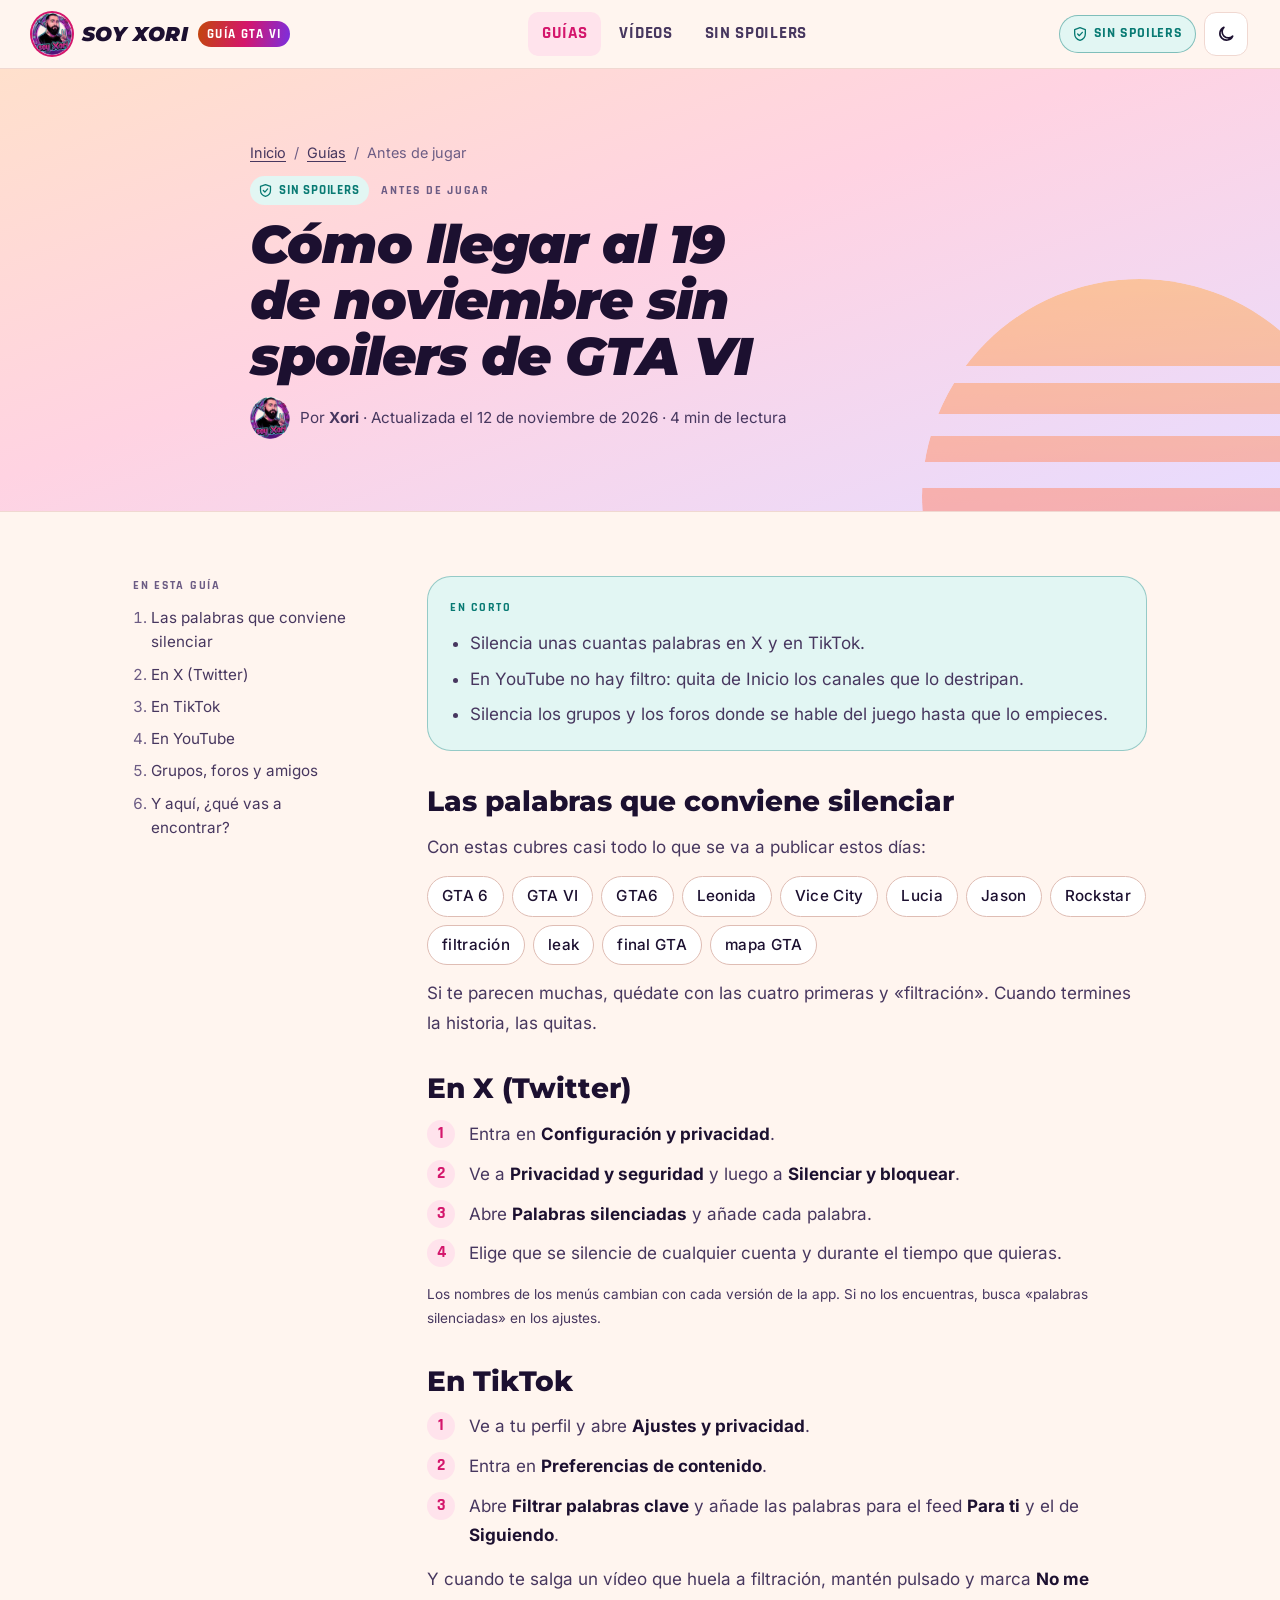
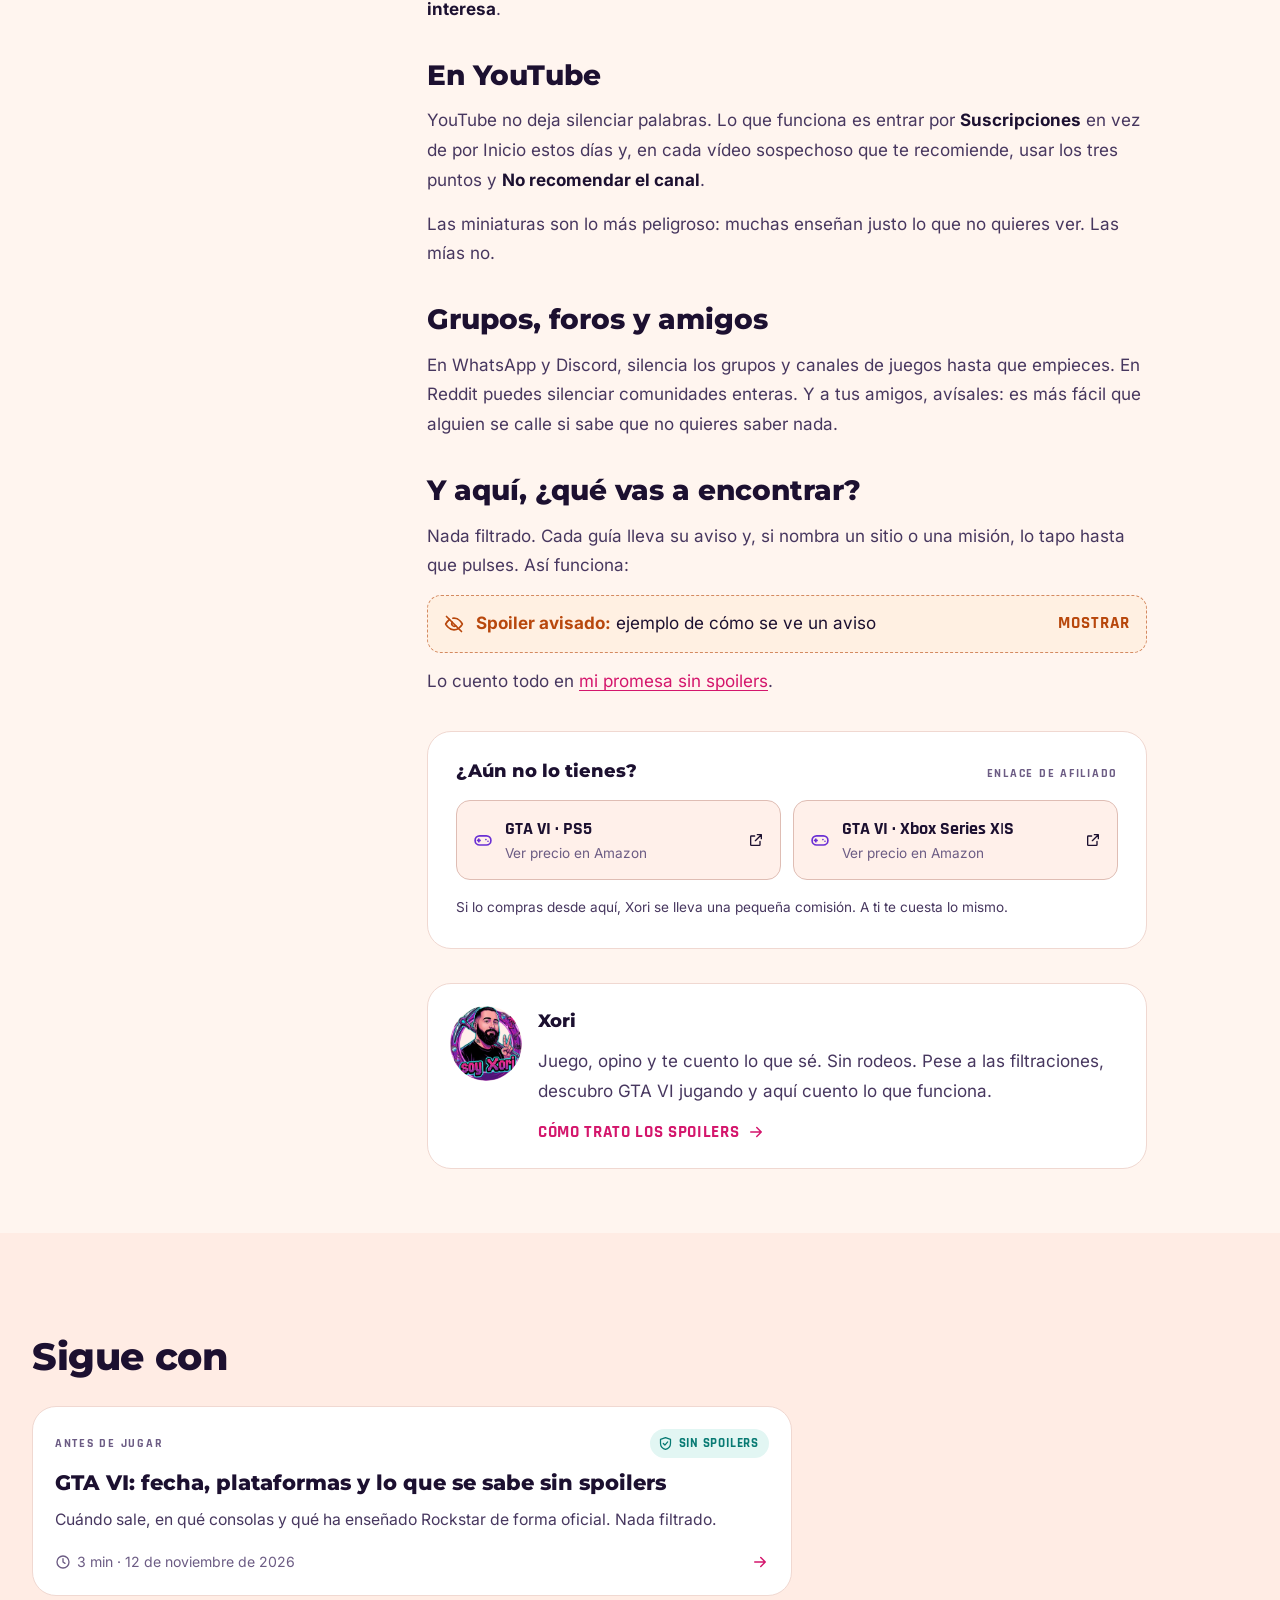
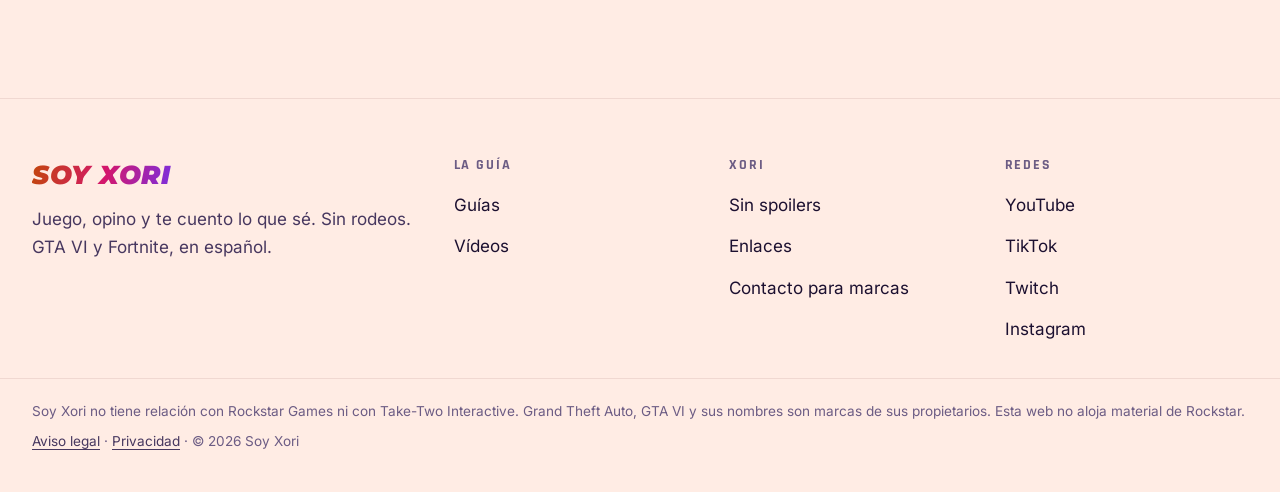
<file: guias/evitar-spoilers-gta-6/index.html>
<!doctype html>
<html lang="es">
<head>
<meta charset="utf-8">
<meta name="viewport" content="width=device-width, initial-scale=1, viewport-fit=cover">
<title>Cómo llegar al 19 de noviembre sin spoilers de GTA VI · Soy Xori</title>
<meta name="description" content="Las palabras que conviene silenciar y dónde se silencian, para llegar al lanzamiento sin que te cuenten nada.">

<meta name="xori:raiz" content="/">
<link rel="canonical" href="https://soyxori.com/guias/evitar-spoilers-gta-6/">
<meta name="theme-color" content="#fff4ec" media="(prefers-color-scheme: light)">
<meta name="theme-color" content="#0d0919" media="(prefers-color-scheme: dark)">
<meta property="og:type" content="article">
<meta property="og:site_name" content="Soy Xori">
<meta property="og:locale" content="es_ES">
<meta property="og:title" content="Cómo llegar al 19 de noviembre sin spoilers de GTA VI">
<meta property="og:description" content="Las palabras que conviene silenciar y dónde se silencian, para llegar al lanzamiento sin que te cuenten nada.">
<meta property="og:url" content="https://soyxori.com/guias/evitar-spoilers-gta-6/">
<meta property="og:image" content="https://soyxori.com/og-image.jpg">
<meta property="og:image:width" content="1200">
<meta property="og:image:height" content="630">
<meta name="twitter:card" content="summary_large_image">
<link rel="icon" type="image/png" href="/recursos/img/favicon.png">
<link rel="apple-touch-icon" href="/recursos/img/apple-touch-icon.png">
<link rel="preload" href="/recursos/tipografias/montserrat-cursiva.woff2" as="font" type="font/woff2" crossorigin>
<link rel="preload" href="/recursos/tipografias/inter.woff2" as="font" type="font/woff2" crossorigin>
<link rel="stylesheet" href="/recursos/css/estilos.css">
<script>(function(){try{var t=localStorage.getItem("xori:tema");if(t==="light"||t==="dark")document.documentElement.setAttribute("data-theme",t)}catch(e){}})();</script>
<script type="application/ld+json">{"@context":"https://schema.org","@type":"Article","headline":"Cómo llegar al 19 de noviembre sin spoilers de GTA VI","description":"Las palabras que conviene silenciar y dónde se silencian, para llegar al lanzamiento sin que te cuenten nada.","inLanguage":"es-ES","datePublished":"2026-11-12","dateModified":"2026-11-12","author":{"@type":"Person","name":"Soy Xori","url":"https://soyxori.com/"},"mainEntityOfPage":"https://soyxori.com/guias/evitar-spoilers-gta-6/"}</script>
</head>
<body>
<a class="saltar" href="#contenido">Saltar al contenido</a>
<header class="cabecera" data-cabecera>
  <div class="contenedor cabecera-fila">
    <a class="marca" href="/" aria-label="Soy Xori, inicio">
      <img src="/recursos/img/avatar-xori-96.webp" alt="" width="40" height="42">
      <span class="marca-nombre">SOY XORI</span>
      <span class="marca-chip">Guía GTA VI</span>
    </a>
    <nav class="nav" id="nav-principal" aria-label="Principal"><a href="/guias/" aria-current="page">Guías</a><a href="/videos/">Vídeos</a><a href="/sin-spoilers/">Sin spoilers</a>
      <a class="nav-solo-movil" href="/enlaces/">Todas mis redes</a>
    </nav>
    <div class="cabecera-acciones">
      <a class="sello" href="/sin-spoilers/" title="Aquí no se publica nada filtrado"><svg class="icono" width="20" height="20" viewBox="0 0 24 24" fill="none" stroke="currentColor" stroke-width="2" stroke-linecap="round" stroke-linejoin="round" aria-hidden="true"><path d="M12 2.5 4 5.5v6c0 5 3.4 8.6 8 10 4.6-1.4 8-5 8-10v-6l-8-3z"></path><path d="M8.5 12l2.5 2.5 4.5-5"></path></svg><span>Sin spoilers</span></a>
      <button class="boton-icono" type="button" data-tema-boton aria-label="Cambiar a modo oscuro"><span class="si-claro"><svg class="icono" width="20" height="20" viewBox="0 0 24 24" fill="none" stroke="currentColor" stroke-width="2" stroke-linecap="round" stroke-linejoin="round" aria-hidden="true"><path d="M20 14.5A8 8 0 1 1 9.5 4a6.5 6.5 0 0 0 10.5 10.5z"></path></svg></span><span class="si-oscuro"><svg class="icono" width="20" height="20" viewBox="0 0 24 24" fill="none" stroke="currentColor" stroke-width="2" stroke-linecap="round" stroke-linejoin="round" aria-hidden="true"><circle cx="12" cy="12" r="4"></circle><path d="M12 2v2M12 20v2M4.9 4.9l1.4 1.4M17.7 17.7l1.4 1.4M2 12h2M20 12h2M4.9 19.1l1.4-1.4M17.7 6.3l1.4-1.4"></path></svg></span></button>
      <button class="boton-icono boton-menu" type="button" data-menu-boton aria-expanded="false" aria-controls="nav-principal" aria-label="Abrir menú"><span class="si-cerrado"><svg class="icono" width="22" height="22" viewBox="0 0 24 24" fill="none" stroke="currentColor" stroke-width="2" stroke-linecap="round" stroke-linejoin="round" aria-hidden="true"><path d="M4 7h16M4 12h16M4 17h16"></path></svg></span><span class="si-abierto"><svg class="icono" width="22" height="22" viewBox="0 0 24 24" fill="none" stroke="currentColor" stroke-width="2" stroke-linecap="round" stroke-linejoin="round" aria-hidden="true"><path d="M6 6l12 12M18 6L6 18"></path></svg></span></button>
    </div>
  </div>
</header>
<main id="contenido" class="">

<article class="articulo">
  <header class="articulo-cabeza">
    <div class="cabeza-pagina-fondo" aria-hidden="true"></div>
    <div class="contenedor contenedor-estrecho pila">
      <nav class="migas" aria-label="Estás en"><a href="/">Inicio</a><span aria-hidden="true">/</span><a href="/guias/">Guías</a><span aria-hidden="true">/</span><span>Antes de jugar</span></nav>
      <div class="fila-insignias"><span class="insignia insignia-sin-spoilers"><svg class="icono" width="20" height="20" viewBox="0 0 24 24" fill="none" stroke="currentColor" stroke-width="2" stroke-linecap="round" stroke-linejoin="round" aria-hidden="true"><path d="M12 2.5 4 5.5v6c0 5 3.4 8.6 8 10 4.6-1.4 8-5 8-10v-6l-8-3z"></path><path d="M8.5 12l2.5 2.5 4.5-5"></path></svg>Sin spoilers</span><span class="etiqueta">Antes de jugar</span></div>
      <h1 class="titulo-articulo">Cómo llegar al 19 de noviembre sin spoilers de GTA VI</h1>
      <div class="firma">
        <img src="/recursos/img/avatar-xori-96.webp" alt="" width="40" height="42">
        <span>Por <b>Xori</b> · Actualizada el 12 de noviembre de 2026 · 4 min de lectura</span>
      </div>
    </div>
  </header>
  <div class="contenedor articulo-rejilla">
    <aside class="indice" aria-label="En esta guía">
      <p class="etiqueta">En esta guía</p>
      <ol><li><a href="#palabras">Las palabras que conviene silenciar</a></li><li><a href="#x">En X (Twitter)</a></li><li><a href="#tiktok">En TikTok</a></li><li><a href="#youtube">En YouTube</a></li><li><a href="#grupos">Grupos, foros y amigos</a></li><li><a href="#aqui">Y aquí, ¿qué vas a encontrar?</a></li></ol>
    </aside>
    <div class="articulo-texto">
      <div class="en-corto">
        <p class="etiqueta">En corto</p>
        <ul><li>Silencia unas cuantas palabras en X y en TikTok.</li><li>En YouTube no hay filtro: quita de Inicio los canales que lo destripan.</li><li>Silencia los grupos y los foros donde se hable del juego hasta que lo empieces.</li></ul>
      </div>
      <section id="palabras" aria-labelledby="palabras-t">
        <h2 id="palabras-t">Las palabras que conviene silenciar</h2>
        <p>Con estas cubres casi todo lo que se va a publicar estos días:</p>
      <div class="chips chips-texto"><span class="chip">GTA 6</span><span class="chip">GTA VI</span><span class="chip">GTA6</span><span class="chip">Leonida</span><span class="chip">Vice City</span><span class="chip">Lucia</span><span class="chip">Jason</span><span class="chip">Rockstar</span><span class="chip">filtración</span><span class="chip">leak</span><span class="chip">final GTA</span><span class="chip">mapa GTA</span></div>
      <p>Si te parecen muchas, quédate con las cuatro primeras y «filtración». Cuando termines la historia, las quitas.</p>
      </section><section id="x" aria-labelledby="x-t">
        <h2 id="x-t">En X (Twitter)</h2>
        <ol class="pasos">
        <li>Entra en <b>Configuración y privacidad</b>.</li>
        <li>Ve a <b>Privacidad y seguridad</b> y luego a <b>Silenciar y bloquear</b>.</li>
        <li>Abre <b>Palabras silenciadas</b> y añade cada palabra.</li>
        <li>Elige que se silencie de cualquier cuenta y durante el tiempo que quieras.</li>
      </ol>
      <p class="nota">Los nombres de los menús cambian con cada versión de la app. Si no los encuentras, busca «palabras silenciadas» en los ajustes.</p>
      </section><section id="tiktok" aria-labelledby="tiktok-t">
        <h2 id="tiktok-t">En TikTok</h2>
        <ol class="pasos">
        <li>Ve a tu perfil y abre <b>Ajustes y privacidad</b>.</li>
        <li>Entra en <b>Preferencias de contenido</b>.</li>
        <li>Abre <b>Filtrar palabras clave</b> y añade las palabras para el feed <b>Para ti</b> y el de <b>Siguiendo</b>.</li>
      </ol>
      <p>Y cuando te salga un vídeo que huela a filtración, mantén pulsado y marca <b>No me interesa</b>.</p>
      </section><section id="youtube" aria-labelledby="youtube-t">
        <h2 id="youtube-t">En YouTube</h2>
        <p>YouTube no deja silenciar palabras. Lo que funciona es entrar por <b>Suscripciones</b> en vez de por Inicio estos días y, en cada vídeo sospechoso que te recomiende, usar los tres puntos y <b>No recomendar el canal</b>.</p>
      <p>Las miniaturas son lo más peligroso: muchas enseñan justo lo que no quieres ver. Las mías no.</p>
      </section><section id="grupos" aria-labelledby="grupos-t">
        <h2 id="grupos-t">Grupos, foros y amigos</h2>
        <p>En WhatsApp y Discord, silencia los grupos y canales de juegos hasta que empieces. En Reddit puedes silenciar comunidades enteras. Y a tus amigos, avísales: es más fácil que alguien se calle si sabe que no quieres saber nada.</p>
      </section><section id="aqui" aria-labelledby="aqui-t">
        <h2 id="aqui-t">Y aquí, ¿qué vas a encontrar?</h2>
        <p>Nada filtrado. Cada guía lleva su aviso y, si nombra un sitio o una misión, lo tapo hasta que pulses. Así funciona:</p>
      <div class="escudo" data-escudo>
        <button class="escudo-boton" type="button" aria-expanded="false"><svg class="icono" width="20" height="20" viewBox="0 0 24 24" fill="none" stroke="currentColor" stroke-width="2" stroke-linecap="round" stroke-linejoin="round" aria-hidden="true"><path d="M3 3l18 18"></path><path d="M10.6 5.1A10.8 10.8 0 0 1 12 5c6.4 0 10 7 10 7a17.6 17.6 0 0 1-3.2 4.1M6.6 6.6A17.4 17.4 0 0 0 2 12s3.6 7 10 7a10.4 10.4 0 0 0 5.4-1.6"></path><path d="M9.9 9.9a3 3 0 0 0 4.2 4.2"></path></svg><span><b>Spoiler avisado:</b> ejemplo de cómo se ve un aviso</span><span class="escudo-accion">Mostrar</span></button>
        <div class="escudo-contenido" hidden><p>Aquí iría lo que destripa algo. En esta guía no hay nada que destripar, así que solo es una muestra.</p></div>
      </div>
      <p>Lo cuento todo en <a href="/sin-spoilers/">mi promesa sin spoilers</a>.</p>
      </section>
      
      <aside class="afiliado afiliado-compacto" aria-label="Comprar GTA VI">
  <div class="afiliado-cabeza"><h2 class="afiliado-titulo">¿Aún no lo tienes?</h2><span class="etiqueta">Enlace de afiliado</span></div>
  <div class="afiliado-lista">
    <a class="afiliado-item" href="https://www.amazon.es/s?k=GTA+VI+PS5" rel="sponsored nofollow noopener" target="_blank">
      <span class="afiliado-icono"><svg class="icono" width="20" height="20" viewBox="0 0 24 24" fill="none" stroke="currentColor" stroke-width="2" stroke-linecap="round" stroke-linejoin="round" aria-hidden="true"><rect x="2.5" y="7" width="19" height="11" rx="5.5"></rect><path d="M7 11v3M5.5 12.5h3M15.5 11.5h.01M18 13.5h.01"></path></svg></span>
      <span class="afiliado-texto"><b>GTA VI · PS5</b><small>Ver precio en Amazon</small></span>
      <svg class="icono" width="16" height="16" viewBox="0 0 24 24" fill="none" stroke="currentColor" stroke-width="2" stroke-linecap="round" stroke-linejoin="round" aria-hidden="true"><path d="M14 4h6v6M20 4l-9 9"></path><path d="M18 14v5a1 1 0 0 1-1 1H5a1 1 0 0 1-1-1V7a1 1 0 0 1 1-1h5"></path></svg>
    </a>
    <a class="afiliado-item" href="https://www.amazon.es/s?k=GTA+VI+Xbox+Series+X" rel="sponsored nofollow noopener" target="_blank">
      <span class="afiliado-icono"><svg class="icono" width="20" height="20" viewBox="0 0 24 24" fill="none" stroke="currentColor" stroke-width="2" stroke-linecap="round" stroke-linejoin="round" aria-hidden="true"><rect x="2.5" y="7" width="19" height="11" rx="5.5"></rect><path d="M7 11v3M5.5 12.5h3M15.5 11.5h.01M18 13.5h.01"></path></svg></span>
      <span class="afiliado-texto"><b>GTA VI · Xbox Series X|S</b><small>Ver precio en Amazon</small></span>
      <svg class="icono" width="16" height="16" viewBox="0 0 24 24" fill="none" stroke="currentColor" stroke-width="2" stroke-linecap="round" stroke-linejoin="round" aria-hidden="true"><path d="M14 4h6v6M20 4l-9 9"></path><path d="M18 14v5a1 1 0 0 1-1 1H5a1 1 0 0 1-1-1V7a1 1 0 0 1 1-1h5"></path></svg>
    </a>
  </div>
  <p class="nota">Si lo compras desde aquí, Xori se lleva una pequeña comisión. A ti te cuesta lo mismo.</p>
</aside>
      <aside class="autor">
        <img src="/recursos/img/avatar-xori.webp" alt="" width="72" height="75">
        <div class="pila">
          <b>Xori</b>
          <p>Juego, opino y te cuento lo que sé. Sin rodeos. Pese a las filtraciones, descubro GTA VI jugando y aquí cuento lo que funciona.</p>
          <a class="enlace-flecha" href="/sin-spoilers/">Cómo trato los spoilers<svg class="icono" width="18" height="18" viewBox="0 0 24 24" fill="none" stroke="currentColor" stroke-width="2" stroke-linecap="round" stroke-linejoin="round" aria-hidden="true"><path d="M5 12h14M13 6l6 6-6 6"></path></svg></a>
        </div>
      </aside>
    </div>
  </div>
  <section class="banda banda-suave"><div class="contenedor pila-grande"><h2 class="titulo-seccion">Sigue con</h2><div class="rejilla-guias rejilla-guias-estrecha"><a class="tarjeta-guia" href="/guias/gta-6-fecha-plataformas/" data-categoria="Antes de jugar" data-texto="gta vi: fecha, plataformas y lo que se sabe sin spoilers cuándo sale, en qué consolas y qué ha enseñado rockstar de forma oficial. nada filtrado.">
  <span class="tarjeta-guia-arriba"><span class="etiqueta">Antes de jugar</span><span class="insignia insignia-sin-spoilers"><svg class="icono" width="20" height="20" viewBox="0 0 24 24" fill="none" stroke="currentColor" stroke-width="2" stroke-linecap="round" stroke-linejoin="round" aria-hidden="true"><path d="M12 2.5 4 5.5v6c0 5 3.4 8.6 8 10 4.6-1.4 8-5 8-10v-6l-8-3z"></path><path d="M8.5 12l2.5 2.5 4.5-5"></path></svg>Sin spoilers</span></span>
  <span class="tarjeta-guia-titulo">GTA VI: fecha, plataformas y lo que se sabe sin spoilers</span>
  <span class="tarjeta-guia-resumen">Cuándo sale, en qué consolas y qué ha enseñado Rockstar de forma oficial. Nada filtrado.</span>
  <span class="tarjeta-guia-pie"><svg class="icono" width="16" height="16" viewBox="0 0 24 24" fill="none" stroke="currentColor" stroke-width="2" stroke-linecap="round" stroke-linejoin="round" aria-hidden="true"><circle cx="12" cy="12" r="9"></circle><path d="M12 7v5l3 2"></path></svg>3 min · 12 de noviembre de 2026<span class="tarjeta-guia-flecha"><svg class="icono" width="18" height="18" viewBox="0 0 24 24" fill="none" stroke="currentColor" stroke-width="2" stroke-linecap="round" stroke-linejoin="round" aria-hidden="true"><path d="M5 12h14M13 6l6 6-6 6"></path></svg></span></span>
</a></div></div></section>
</article>

</main>
<footer class="pie">
  <div class="contenedor pie-rejilla">
    <div class="pie-marca">
      <span class="marca-nombre">SOY XORI</span>
      <p>Juego, opino y te cuento lo que sé. Sin rodeos.<br>GTA VI y Fortnite, en español.</p>
    </div>
    <nav class="pie-columna" aria-label="La guía"><h2>La guía</h2>
      <a href="/guias/">Guías</a><a href="/videos/">Vídeos</a>
    </nav>
    <nav class="pie-columna" aria-label="Xori"><h2>Xori</h2>
      <a href="/sin-spoilers/">Sin spoilers</a><a href="/enlaces/">Enlaces</a><a href="/sin-spoilers/#contacto">Contacto para marcas</a>
    </nav>
    <nav class="pie-columna" aria-label="Redes"><h2>Redes</h2><a href="https://youtube.com/@soy_xori" target="_blank" rel="noopener">YouTube</a><a href="https://www.tiktok.com/@soy_xori" target="_blank" rel="noopener">TikTok</a><a href="https://www.twitch.tv/soy_xori" target="_blank" rel="noopener">Twitch</a><a href="https://www.instagram.com/soyxori/" target="_blank" rel="noopener">Instagram</a></nav>
  </div>
  <div class="contenedor pie-legal">
    <p>Soy Xori no tiene relación con Rockstar Games ni con Take-Two Interactive. Grand Theft Auto, GTA VI y sus nombres son marcas de sus propietarios. Esta web no aloja material de Rockstar.</p>
    <p><a href="/legal/">Aviso legal</a> · <a href="/legal/#privacidad">Privacidad</a> · © 2026 Soy Xori</p>
  </div>
</footer>
<script src="/recursos/js/principal.js" defer></script>
</body>
</html>
</file>
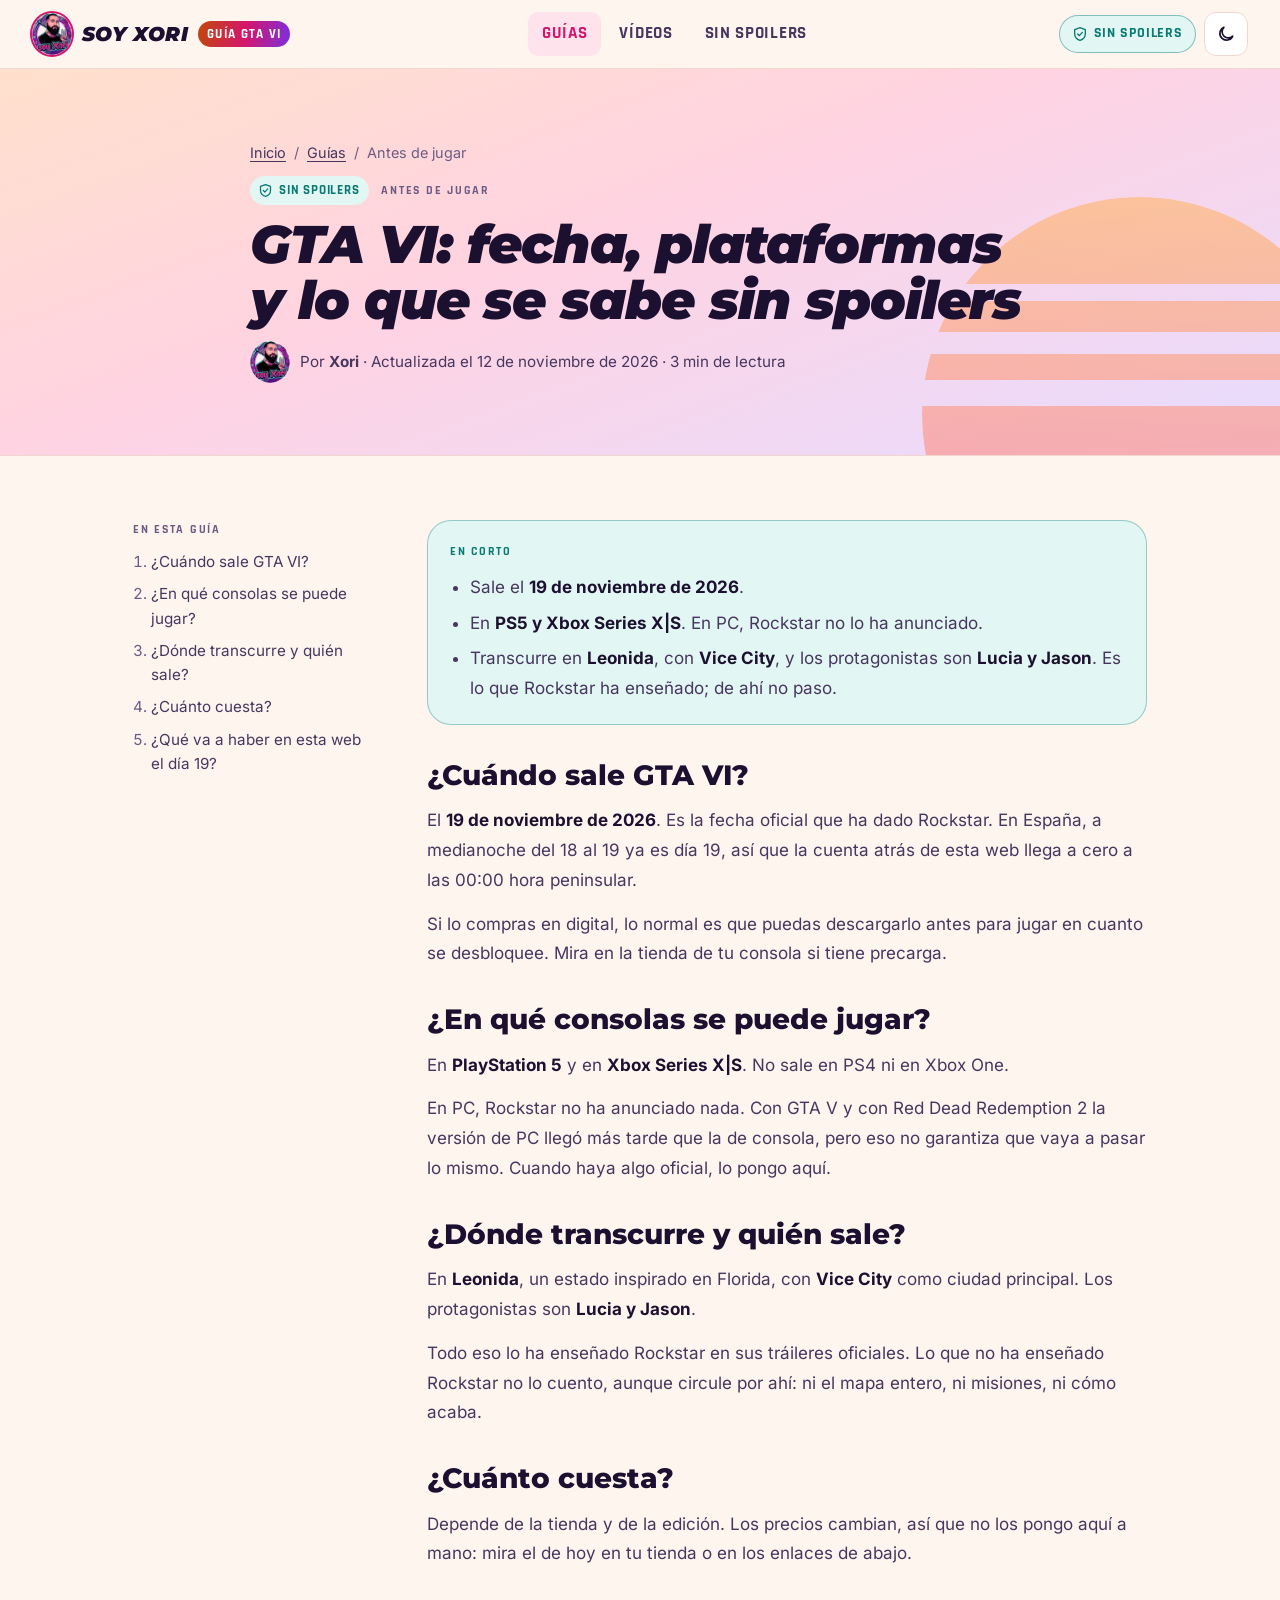
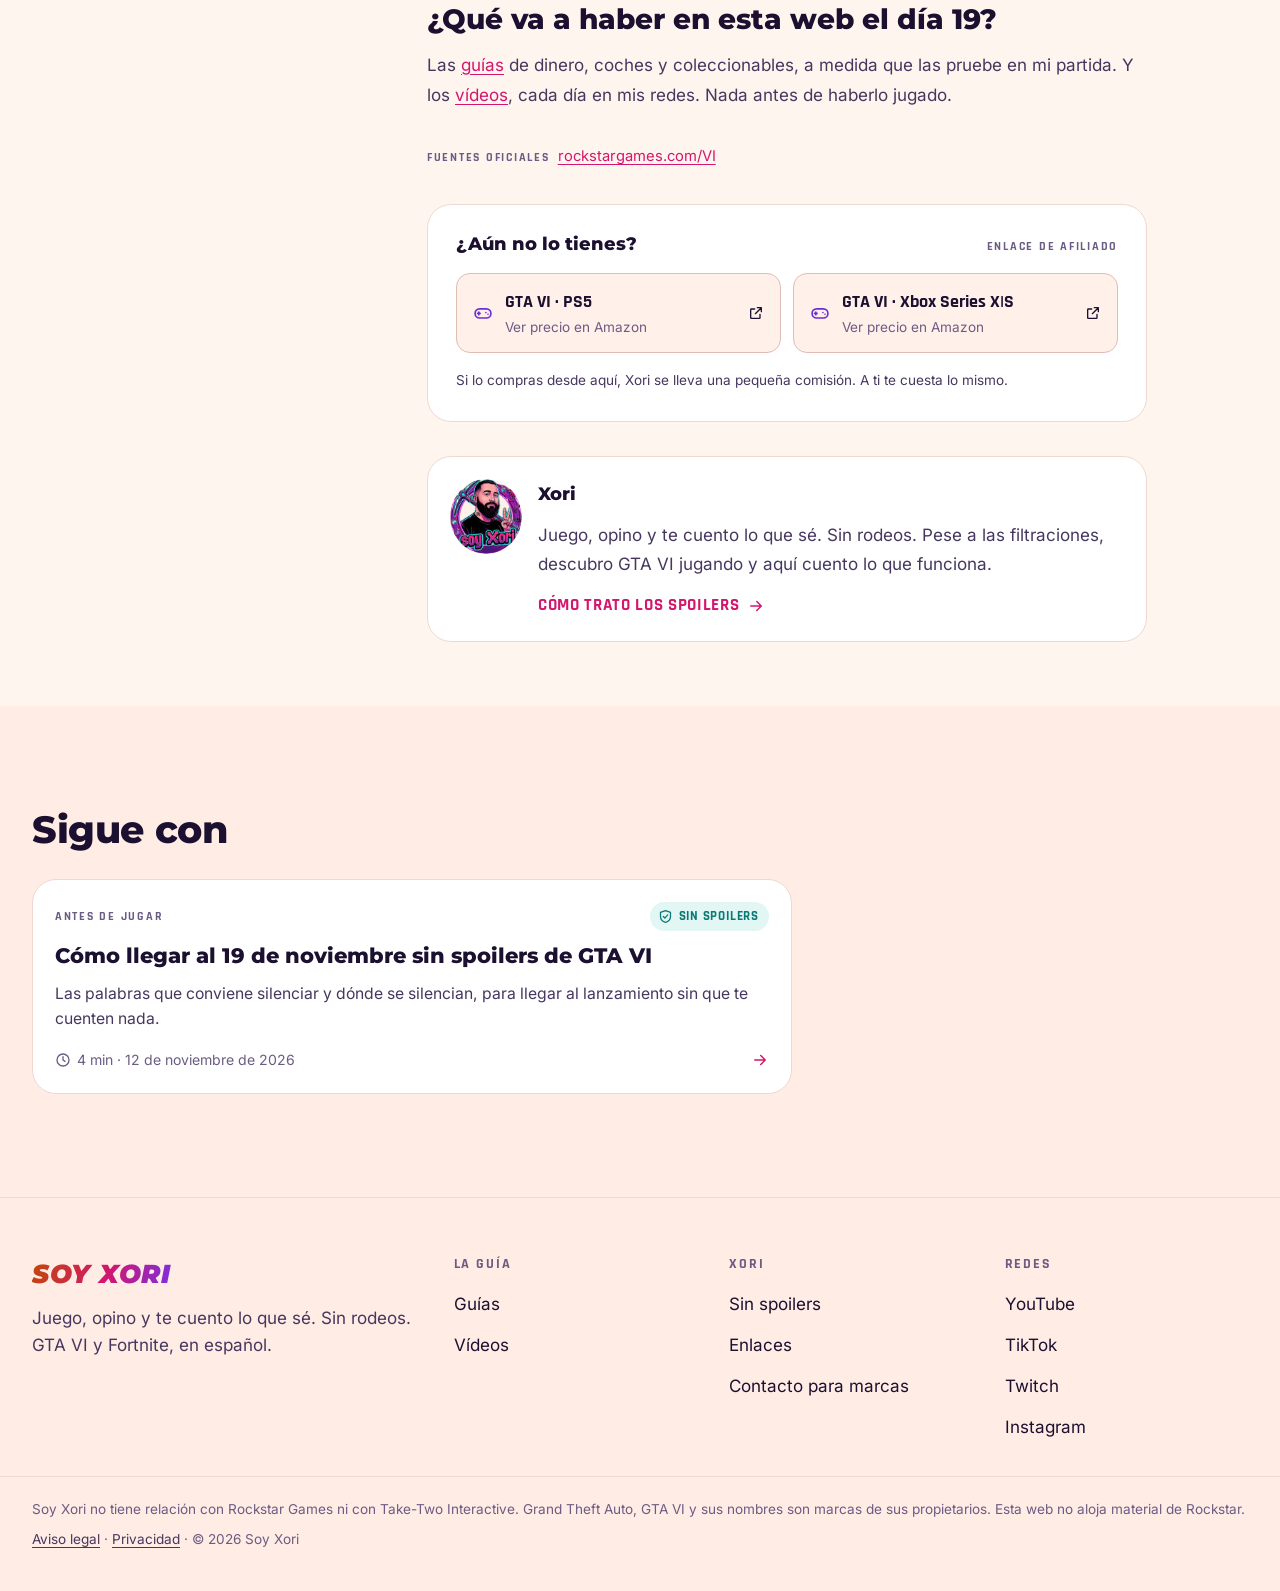
<file: guias/gta-6-fecha-plataformas/index.html>
<!doctype html>
<html lang="es">
<head>
<meta charset="utf-8">
<meta name="viewport" content="width=device-width, initial-scale=1, viewport-fit=cover">
<title>GTA VI: fecha, plataformas y lo que se sabe sin spoilers · Soy Xori</title>
<meta name="description" content="Cuándo sale, en qué consolas y qué ha enseñado Rockstar de forma oficial. Nada filtrado.">

<meta name="xori:raiz" content="/">
<link rel="canonical" href="https://soyxori.com/guias/gta-6-fecha-plataformas/">
<meta name="theme-color" content="#fff4ec" media="(prefers-color-scheme: light)">
<meta name="theme-color" content="#0d0919" media="(prefers-color-scheme: dark)">
<meta property="og:type" content="article">
<meta property="og:site_name" content="Soy Xori">
<meta property="og:locale" content="es_ES">
<meta property="og:title" content="GTA VI: fecha, plataformas y lo que se sabe sin spoilers">
<meta property="og:description" content="Cuándo sale, en qué consolas y qué ha enseñado Rockstar de forma oficial. Nada filtrado.">
<meta property="og:url" content="https://soyxori.com/guias/gta-6-fecha-plataformas/">
<meta property="og:image" content="https://soyxori.com/og-image.jpg">
<meta property="og:image:width" content="1200">
<meta property="og:image:height" content="630">
<meta name="twitter:card" content="summary_large_image">
<link rel="icon" type="image/png" href="/recursos/img/favicon.png">
<link rel="apple-touch-icon" href="/recursos/img/apple-touch-icon.png">
<link rel="preload" href="/recursos/tipografias/montserrat-cursiva.woff2" as="font" type="font/woff2" crossorigin>
<link rel="preload" href="/recursos/tipografias/inter.woff2" as="font" type="font/woff2" crossorigin>
<link rel="stylesheet" href="/recursos/css/estilos.css">
<script>(function(){try{var t=localStorage.getItem("xori:tema");if(t==="light"||t==="dark")document.documentElement.setAttribute("data-theme",t)}catch(e){}})();</script>
<script type="application/ld+json">{"@context":"https://schema.org","@type":"Article","headline":"GTA VI: fecha, plataformas y lo que se sabe sin spoilers","description":"Cuándo sale, en qué consolas y qué ha enseñado Rockstar de forma oficial. Nada filtrado.","inLanguage":"es-ES","datePublished":"2026-11-12","dateModified":"2026-11-12","author":{"@type":"Person","name":"Soy Xori","url":"https://soyxori.com/"},"mainEntityOfPage":"https://soyxori.com/guias/gta-6-fecha-plataformas/"}</script>
</head>
<body>
<a class="saltar" href="#contenido">Saltar al contenido</a>
<header class="cabecera" data-cabecera>
  <div class="contenedor cabecera-fila">
    <a class="marca" href="/" aria-label="Soy Xori, inicio">
      <img src="/recursos/img/avatar-xori-96.webp" alt="" width="40" height="42">
      <span class="marca-nombre">SOY XORI</span>
      <span class="marca-chip">Guía GTA VI</span>
    </a>
    <nav class="nav" id="nav-principal" aria-label="Principal"><a href="/guias/" aria-current="page">Guías</a><a href="/videos/">Vídeos</a><a href="/sin-spoilers/">Sin spoilers</a>
      <a class="nav-solo-movil" href="/enlaces/">Todas mis redes</a>
    </nav>
    <div class="cabecera-acciones">
      <a class="sello" href="/sin-spoilers/" title="Aquí no se publica nada filtrado"><svg class="icono" width="20" height="20" viewBox="0 0 24 24" fill="none" stroke="currentColor" stroke-width="2" stroke-linecap="round" stroke-linejoin="round" aria-hidden="true"><path d="M12 2.5 4 5.5v6c0 5 3.4 8.6 8 10 4.6-1.4 8-5 8-10v-6l-8-3z"></path><path d="M8.5 12l2.5 2.5 4.5-5"></path></svg><span>Sin spoilers</span></a>
      <button class="boton-icono" type="button" data-tema-boton aria-label="Cambiar a modo oscuro"><span class="si-claro"><svg class="icono" width="20" height="20" viewBox="0 0 24 24" fill="none" stroke="currentColor" stroke-width="2" stroke-linecap="round" stroke-linejoin="round" aria-hidden="true"><path d="M20 14.5A8 8 0 1 1 9.5 4a6.5 6.5 0 0 0 10.5 10.5z"></path></svg></span><span class="si-oscuro"><svg class="icono" width="20" height="20" viewBox="0 0 24 24" fill="none" stroke="currentColor" stroke-width="2" stroke-linecap="round" stroke-linejoin="round" aria-hidden="true"><circle cx="12" cy="12" r="4"></circle><path d="M12 2v2M12 20v2M4.9 4.9l1.4 1.4M17.7 17.7l1.4 1.4M2 12h2M20 12h2M4.9 19.1l1.4-1.4M17.7 6.3l1.4-1.4"></path></svg></span></button>
      <button class="boton-icono boton-menu" type="button" data-menu-boton aria-expanded="false" aria-controls="nav-principal" aria-label="Abrir menú"><span class="si-cerrado"><svg class="icono" width="22" height="22" viewBox="0 0 24 24" fill="none" stroke="currentColor" stroke-width="2" stroke-linecap="round" stroke-linejoin="round" aria-hidden="true"><path d="M4 7h16M4 12h16M4 17h16"></path></svg></span><span class="si-abierto"><svg class="icono" width="22" height="22" viewBox="0 0 24 24" fill="none" stroke="currentColor" stroke-width="2" stroke-linecap="round" stroke-linejoin="round" aria-hidden="true"><path d="M6 6l12 12M18 6L6 18"></path></svg></span></button>
    </div>
  </div>
</header>
<main id="contenido" class="">

<article class="articulo">
  <header class="articulo-cabeza">
    <div class="cabeza-pagina-fondo" aria-hidden="true"></div>
    <div class="contenedor contenedor-estrecho pila">
      <nav class="migas" aria-label="Estás en"><a href="/">Inicio</a><span aria-hidden="true">/</span><a href="/guias/">Guías</a><span aria-hidden="true">/</span><span>Antes de jugar</span></nav>
      <div class="fila-insignias"><span class="insignia insignia-sin-spoilers"><svg class="icono" width="20" height="20" viewBox="0 0 24 24" fill="none" stroke="currentColor" stroke-width="2" stroke-linecap="round" stroke-linejoin="round" aria-hidden="true"><path d="M12 2.5 4 5.5v6c0 5 3.4 8.6 8 10 4.6-1.4 8-5 8-10v-6l-8-3z"></path><path d="M8.5 12l2.5 2.5 4.5-5"></path></svg>Sin spoilers</span><span class="etiqueta">Antes de jugar</span></div>
      <h1 class="titulo-articulo">GTA VI: fecha, plataformas y lo que se sabe sin spoilers</h1>
      <div class="firma">
        <img src="/recursos/img/avatar-xori-96.webp" alt="" width="40" height="42">
        <span>Por <b>Xori</b> · Actualizada el 12 de noviembre de 2026 · 3 min de lectura</span>
      </div>
    </div>
  </header>
  <div class="contenedor articulo-rejilla">
    <aside class="indice" aria-label="En esta guía">
      <p class="etiqueta">En esta guía</p>
      <ol><li><a href="#fecha">¿Cuándo sale GTA VI?</a></li><li><a href="#plataformas">¿En qué consolas se puede jugar?</a></li><li><a href="#donde">¿Dónde transcurre y quién sale?</a></li><li><a href="#precio">¿Cuánto cuesta?</a></li><li><a href="#aqui">¿Qué va a haber en esta web el día 19?</a></li></ol>
    </aside>
    <div class="articulo-texto">
      <div class="en-corto">
        <p class="etiqueta">En corto</p>
        <ul><li>Sale el <b>19 de noviembre de 2026</b>.</li><li>En <b>PS5 y Xbox Series X|S</b>. En PC, Rockstar no lo ha anunciado.</li><li>Transcurre en <b>Leonida</b>, con <b>Vice City</b>, y los protagonistas son <b>Lucia y Jason</b>. Es lo que Rockstar ha enseñado; de ahí no paso.</li></ul>
      </div>
      <section id="fecha" aria-labelledby="fecha-t">
        <h2 id="fecha-t">¿Cuándo sale GTA VI?</h2>
        <p>El <b>19 de noviembre de 2026</b>. Es la fecha oficial que ha dado Rockstar. En España, a medianoche del 18 al 19 ya es día 19, así que la cuenta atrás de esta web llega a cero a las 00:00 hora peninsular.</p>
      <p>Si lo compras en digital, lo normal es que puedas descargarlo antes para jugar en cuanto se desbloquee. Mira en la tienda de tu consola si tiene precarga.</p>
      </section><section id="plataformas" aria-labelledby="plataformas-t">
        <h2 id="plataformas-t">¿En qué consolas se puede jugar?</h2>
        <p>En <b>PlayStation 5</b> y en <b>Xbox Series X|S</b>. No sale en PS4 ni en Xbox One.</p>
      <p>En PC, Rockstar no ha anunciado nada. Con GTA V y con Red Dead Redemption 2 la versión de PC llegó más tarde que la de consola, pero eso no garantiza que vaya a pasar lo mismo. Cuando haya algo oficial, lo pongo aquí.</p>
      </section><section id="donde" aria-labelledby="donde-t">
        <h2 id="donde-t">¿Dónde transcurre y quién sale?</h2>
        <p>En <b>Leonida</b>, un estado inspirado en Florida, con <b>Vice City</b> como ciudad principal. Los protagonistas son <b>Lucia y Jason</b>.</p>
      <p>Todo eso lo ha enseñado Rockstar en sus tráileres oficiales. Lo que no ha enseñado Rockstar no lo cuento, aunque circule por ahí: ni el mapa entero, ni misiones, ni cómo acaba.</p>
      </section><section id="precio" aria-labelledby="precio-t">
        <h2 id="precio-t">¿Cuánto cuesta?</h2>
        <p>Depende de la tienda y de la edición. Los precios cambian, así que no los pongo aquí a mano: mira el de hoy en tu tienda o en los enlaces de abajo.</p>
      </section><section id="aqui" aria-labelledby="aqui-t">
        <h2 id="aqui-t">¿Qué va a haber en esta web el día 19?</h2>
        <p>Las <a href="/guias/">guías</a> de dinero, coches y coleccionables, a medida que las pruebe en mi partida. Y los <a href="/videos/">vídeos</a>, cada día en mis redes. Nada antes de haberlo jugado.</p>
      </section>
      <p class="fuentes"><span class="etiqueta">Fuentes oficiales</span> <a href="https://www.rockstargames.com/VI" target="_blank" rel="noopener">rockstargames.com/VI</a></p>
      <aside class="afiliado afiliado-compacto" aria-label="Comprar GTA VI">
  <div class="afiliado-cabeza"><h2 class="afiliado-titulo">¿Aún no lo tienes?</h2><span class="etiqueta">Enlace de afiliado</span></div>
  <div class="afiliado-lista">
    <a class="afiliado-item" href="https://www.amazon.es/s?k=GTA+VI+PS5" rel="sponsored nofollow noopener" target="_blank">
      <span class="afiliado-icono"><svg class="icono" width="20" height="20" viewBox="0 0 24 24" fill="none" stroke="currentColor" stroke-width="2" stroke-linecap="round" stroke-linejoin="round" aria-hidden="true"><rect x="2.5" y="7" width="19" height="11" rx="5.5"></rect><path d="M7 11v3M5.5 12.5h3M15.5 11.5h.01M18 13.5h.01"></path></svg></span>
      <span class="afiliado-texto"><b>GTA VI · PS5</b><small>Ver precio en Amazon</small></span>
      <svg class="icono" width="16" height="16" viewBox="0 0 24 24" fill="none" stroke="currentColor" stroke-width="2" stroke-linecap="round" stroke-linejoin="round" aria-hidden="true"><path d="M14 4h6v6M20 4l-9 9"></path><path d="M18 14v5a1 1 0 0 1-1 1H5a1 1 0 0 1-1-1V7a1 1 0 0 1 1-1h5"></path></svg>
    </a>
    <a class="afiliado-item" href="https://www.amazon.es/s?k=GTA+VI+Xbox+Series+X" rel="sponsored nofollow noopener" target="_blank">
      <span class="afiliado-icono"><svg class="icono" width="20" height="20" viewBox="0 0 24 24" fill="none" stroke="currentColor" stroke-width="2" stroke-linecap="round" stroke-linejoin="round" aria-hidden="true"><rect x="2.5" y="7" width="19" height="11" rx="5.5"></rect><path d="M7 11v3M5.5 12.5h3M15.5 11.5h.01M18 13.5h.01"></path></svg></span>
      <span class="afiliado-texto"><b>GTA VI · Xbox Series X|S</b><small>Ver precio en Amazon</small></span>
      <svg class="icono" width="16" height="16" viewBox="0 0 24 24" fill="none" stroke="currentColor" stroke-width="2" stroke-linecap="round" stroke-linejoin="round" aria-hidden="true"><path d="M14 4h6v6M20 4l-9 9"></path><path d="M18 14v5a1 1 0 0 1-1 1H5a1 1 0 0 1-1-1V7a1 1 0 0 1 1-1h5"></path></svg>
    </a>
  </div>
  <p class="nota">Si lo compras desde aquí, Xori se lleva una pequeña comisión. A ti te cuesta lo mismo.</p>
</aside>
      <aside class="autor">
        <img src="/recursos/img/avatar-xori.webp" alt="" width="72" height="75">
        <div class="pila">
          <b>Xori</b>
          <p>Juego, opino y te cuento lo que sé. Sin rodeos. Pese a las filtraciones, descubro GTA VI jugando y aquí cuento lo que funciona.</p>
          <a class="enlace-flecha" href="/sin-spoilers/">Cómo trato los spoilers<svg class="icono" width="18" height="18" viewBox="0 0 24 24" fill="none" stroke="currentColor" stroke-width="2" stroke-linecap="round" stroke-linejoin="round" aria-hidden="true"><path d="M5 12h14M13 6l6 6-6 6"></path></svg></a>
        </div>
      </aside>
    </div>
  </div>
  <section class="banda banda-suave"><div class="contenedor pila-grande"><h2 class="titulo-seccion">Sigue con</h2><div class="rejilla-guias rejilla-guias-estrecha"><a class="tarjeta-guia" href="/guias/evitar-spoilers-gta-6/" data-categoria="Antes de jugar" data-texto="cómo llegar al 19 de noviembre sin spoilers de gta vi las palabras que conviene silenciar y dónde se silencian, para llegar al lanzamiento sin que te cuenten nada.">
  <span class="tarjeta-guia-arriba"><span class="etiqueta">Antes de jugar</span><span class="insignia insignia-sin-spoilers"><svg class="icono" width="20" height="20" viewBox="0 0 24 24" fill="none" stroke="currentColor" stroke-width="2" stroke-linecap="round" stroke-linejoin="round" aria-hidden="true"><path d="M12 2.5 4 5.5v6c0 5 3.4 8.6 8 10 4.6-1.4 8-5 8-10v-6l-8-3z"></path><path d="M8.5 12l2.5 2.5 4.5-5"></path></svg>Sin spoilers</span></span>
  <span class="tarjeta-guia-titulo">Cómo llegar al 19 de noviembre sin spoilers de GTA VI</span>
  <span class="tarjeta-guia-resumen">Las palabras que conviene silenciar y dónde se silencian, para llegar al lanzamiento sin que te cuenten nada.</span>
  <span class="tarjeta-guia-pie"><svg class="icono" width="16" height="16" viewBox="0 0 24 24" fill="none" stroke="currentColor" stroke-width="2" stroke-linecap="round" stroke-linejoin="round" aria-hidden="true"><circle cx="12" cy="12" r="9"></circle><path d="M12 7v5l3 2"></path></svg>4 min · 12 de noviembre de 2026<span class="tarjeta-guia-flecha"><svg class="icono" width="18" height="18" viewBox="0 0 24 24" fill="none" stroke="currentColor" stroke-width="2" stroke-linecap="round" stroke-linejoin="round" aria-hidden="true"><path d="M5 12h14M13 6l6 6-6 6"></path></svg></span></span>
</a></div></div></section>
</article>

</main>
<footer class="pie">
  <div class="contenedor pie-rejilla">
    <div class="pie-marca">
      <span class="marca-nombre">SOY XORI</span>
      <p>Juego, opino y te cuento lo que sé. Sin rodeos.<br>GTA VI y Fortnite, en español.</p>
    </div>
    <nav class="pie-columna" aria-label="La guía"><h2>La guía</h2>
      <a href="/guias/">Guías</a><a href="/videos/">Vídeos</a>
    </nav>
    <nav class="pie-columna" aria-label="Xori"><h2>Xori</h2>
      <a href="/sin-spoilers/">Sin spoilers</a><a href="/enlaces/">Enlaces</a><a href="/sin-spoilers/#contacto">Contacto para marcas</a>
    </nav>
    <nav class="pie-columna" aria-label="Redes"><h2>Redes</h2><a href="https://youtube.com/@soy_xori" target="_blank" rel="noopener">YouTube</a><a href="https://www.tiktok.com/@soy_xori" target="_blank" rel="noopener">TikTok</a><a href="https://www.twitch.tv/soy_xori" target="_blank" rel="noopener">Twitch</a><a href="https://www.instagram.com/soyxori/" target="_blank" rel="noopener">Instagram</a></nav>
  </div>
  <div class="contenedor pie-legal">
    <p>Soy Xori no tiene relación con Rockstar Games ni con Take-Two Interactive. Grand Theft Auto, GTA VI y sus nombres son marcas de sus propietarios. Esta web no aloja material de Rockstar.</p>
    <p><a href="/legal/">Aviso legal</a> · <a href="/legal/#privacidad">Privacidad</a> · © 2026 Soy Xori</p>
  </div>
</footer>
<script src="/recursos/js/principal.js" defer></script>
</body>
</html>
</file>
<file: recursos/css/estilos.css>
/* Soy Xori · La guía de GTA VI sin spoilers
   Concepto: Leonida al atardecer (claro) y Vice City de noche (oscuro).
   El color fuerte vive en el cielo de la portada y en los botones; el resto, tranquilo y legible. */

@font-face { font-family: "Montserrat"; src: url("../tipografias/montserrat.woff2") format("woff2"); font-weight: 100 900; font-style: normal; font-display: swap; }
@font-face { font-family: "Montserrat"; src: url("../tipografias/montserrat-cursiva.woff2") format("woff2"); font-weight: 100 900; font-style: italic; font-display: swap; }
@font-face { font-family: "Inter"; src: url("../tipografias/inter.woff2") format("woff2"); font-weight: 100 900; font-style: normal; font-display: swap; }
@font-face { font-family: "Rajdhani"; src: url("../tipografias/rajdhani-600.woff2") format("woff2"); font-weight: 600; font-display: swap; }
@font-face { font-family: "Rajdhani"; src: url("../tipografias/rajdhani-700.woff2") format("woff2"); font-weight: 700; font-display: swap; }

/* ---------- Tokens: claro = atardecer en la playa ---------- */
:root {
  --fondo: #fff5ef;
  --fondo-banda: #ffece4;
  --superficie: #ffffff;
  --superficie-2: #fff0ea;
  --linea: #f0d8d1;
  --linea-fuerte: #dfbdb4;
  --texto: #1c1030;
  --texto-2: #47375f;
  --tenue: #6c5c84;
  --rosa: #d4166c;
  --naranja: #b8470c;
  --sol: #8a5800;
  --violeta: #6a2fd4;
  --turquesa: #087a73;
  --chip-fondo: #ffe3ec;
  --aviso-fondo: #fff0e2;
  --exito-fondo: #e2f6f3;
  --acento-texto: #ffffff;
  --degradado: linear-gradient(100deg, #c2470b 0%, #d4166c 52%, #7a2fe0 100%);
  --sombra: 0 18px 40px -22px rgba(110, 30, 70, 0.4);
  --sombra-suave: 0 8px 24px -16px rgba(110, 30, 70, 0.35);
  --cristal: rgba(255, 250, 247, 0.78);
  --cabecera-fondo: rgba(255, 245, 239, 0.86);
  --foco: #6a2fd4;
  --mostrar-luna: inline-flex;
  --mostrar-sol: none;

  /* Cabecera de las páginas interiores */
  --cabeza-degradado: linear-gradient(160deg, #ffe0cc 0%, #ffd3e2 45%, #e7dcff 100%);
  --cabeza-sol: linear-gradient(180deg, #ffb35c, #ff6a8e);

  /* Portada: siempre un cielo con texto claro encima */
  --cielo: linear-gradient(180deg, #33186a 0%, #7e2a8f 30%, #dc4b7c 56%, #ff9358 76%, #ffcf86 100%);
  --sol-disco: radial-gradient(circle at 50% 35%, #fff4c2 0%, #ffc95e 40%, #ff7a4a 100%);
  --sol-halo: radial-gradient(circle, rgba(255, 196, 120, 0.55) 0%, rgba(255, 120, 120, 0.18) 45%, transparent 70%);
  --mar: linear-gradient(180deg, #5d2a80 0%, #3a1c60 55%, #1d0f36 100%);
  --brillo-mar: rgba(255, 200, 140, 0.55);
  --ciudad: #2b1446;
  --ventana: #ffd88a;
  --ventana-op: 0.35;
  --silueta: #1c0c2e;
  --estrellas-op: 0.12;
  --velo: linear-gradient(90deg, rgba(22, 8, 40, 0.74) 0%, rgba(22, 8, 40, 0.42) 50%, rgba(22, 8, 40, 0.05) 100%);
  --heroe-texto: #ffffff;
  --heroe-tenue: rgba(255, 255, 255, 0.86);
  --heroe-cristal: rgba(24, 10, 44, 0.42);
  --heroe-borde: rgba(255, 255, 255, 0.24);
  --degradado-heroe: linear-gradient(100deg, #ffd690 0%, #ff8fb6 50%, #d4b2ff 100%);
  --sol-animacion: amanecer 3s cubic-bezier(0.2, 0.7, 0.2, 1) both;
  --noche-animacion: clarear 3.2s ease-out both;
  --ventanas-animacion: apagar 3s ease-out both;
  --pastilla-fondo: rgba(40, 0, 30, 0.2);
  --pastilla-borde: rgba(255, 255, 255, 0.34);
  --pastilla-hover: rgba(40, 0, 30, 0.32);


  --letra-display: "Montserrat", "Arial Black", "Helvetica Neue", Arial, sans-serif;
  --letra-texto: "Inter", system-ui, -apple-system, "Segoe UI", Roboto, sans-serif;
  --letra-etiqueta: "Rajdhani", "Arial Narrow", "Roboto Condensed", sans-serif;
  --radio: 14px;
  --radio-grande: 24px;
  --ancho: 1240px;
  color-scheme: light;
}

/* ---------- Tokens: oscuro = Vice City de noche ---------- */
@media (prefers-color-scheme: dark) {
  :root:not([data-theme="light"]) {
    --fondo: #0d0919; --fondo-banda: #120d22; --superficie: #181130; --superficie-2: #201740;
    --linea: #2c2148; --linea-fuerte: #403066; --texto: #f7f1ff; --texto-2: #d0c3e8; --tenue: #a596c4;
    --rosa: #ff5ca8; --naranja: #ff9147; --sol: #ffcf66; --violeta: #b083ff; --turquesa: #3ee8d8;
    --chip-fondo: #2b1a47; --aviso-fondo: #2c1a1a; --exito-fondo: #0f2a2d; --acento-texto: #160a24;
    --degradado: linear-gradient(100deg, #ff9147 0%, #ff5ca8 52%, #b083ff 100%);
    --sombra: 0 24px 50px -24px rgba(0, 0, 0, 0.85); --sombra-suave: 0 10px 28px -18px rgba(0, 0, 0, 0.9);
    --cristal: rgba(24, 17, 48, 0.72); --cabecera-fondo: rgba(13, 9, 25, 0.84); --foco: #3ee8d8;
    --mostrar-luna: none; --mostrar-sol: inline-flex;
    --cabeza-degradado: linear-gradient(160deg, #1a0f33 0%, #2a0f3c 50%, #12204a 100%);
    --cabeza-sol: linear-gradient(180deg, #ff5ca8, #8a2fd0);
    --cielo: linear-gradient(180deg, #04020b 0%, #110a2b 34%, #36134f 60%, #9a2a6e 84%, #ff6a6a 100%);
    --sol-disco: radial-gradient(circle at 50% 35%, #ffd8ea 0%, #ff5ca8 48%, #8a2fd0 100%);
    --sol-halo: radial-gradient(circle, rgba(255, 92, 168, 0.5) 0%, rgba(138, 47, 208, 0.18) 45%, transparent 70%);
    --mar: linear-gradient(180deg, #2a0f3c 0%, #130826 55%, #07040f 100%); --brillo-mar: rgba(255, 92, 168, 0.5);
    --ciudad: #0b0716; --ventana: #ffcf66; --ventana-op: 0.9; --silueta: #06030c; --estrellas-op: 0.85;
    --sol-animacion: none; --noche-animacion: none; --ventanas-animacion: none;
    --pastilla-fondo: rgba(255, 255, 255, 0.24); --pastilla-borde: rgba(22, 10, 36, 0.22); --pastilla-hover: rgba(255, 255, 255, 0.38);
    color-scheme: dark;
  }
}
:root[data-theme="dark"] {
  --fondo: #0d0919; --fondo-banda: #120d22; --superficie: #181130; --superficie-2: #201740;
  --linea: #2c2148; --linea-fuerte: #403066; --texto: #f7f1ff; --texto-2: #d0c3e8; --tenue: #a596c4;
  --rosa: #ff5ca8; --naranja: #ff9147; --sol: #ffcf66; --violeta: #b083ff; --turquesa: #3ee8d8;
  --chip-fondo: #2b1a47; --aviso-fondo: #2c1a1a; --exito-fondo: #0f2a2d; --acento-texto: #160a24;
  --degradado: linear-gradient(100deg, #ff9147 0%, #ff5ca8 52%, #b083ff 100%);
  --sombra: 0 24px 50px -24px rgba(0, 0, 0, 0.85); --sombra-suave: 0 10px 28px -18px rgba(0, 0, 0, 0.9);
  --cristal: rgba(24, 17, 48, 0.72); --cabecera-fondo: rgba(13, 9, 25, 0.84); --foco: #3ee8d8;
  --mostrar-luna: none; --mostrar-sol: inline-flex;
  --cabeza-degradado: linear-gradient(160deg, #1a0f33 0%, #2a0f3c 50%, #12204a 100%);
  --cabeza-sol: linear-gradient(180deg, #ff5ca8, #8a2fd0);
  --cielo: linear-gradient(180deg, #04020b 0%, #110a2b 34%, #36134f 60%, #9a2a6e 84%, #ff6a6a 100%);
  --sol-disco: radial-gradient(circle at 50% 35%, #ffd8ea 0%, #ff5ca8 48%, #8a2fd0 100%);
  --sol-halo: radial-gradient(circle, rgba(255, 92, 168, 0.5) 0%, rgba(138, 47, 208, 0.18) 45%, transparent 70%);
  --mar: linear-gradient(180deg, #2a0f3c 0%, #130826 55%, #07040f 100%); --brillo-mar: rgba(255, 92, 168, 0.5);
  --ciudad: #0b0716; --ventana: #ffcf66; --ventana-op: 0.9; --silueta: #06030c; --estrellas-op: 0.85;
  --sol-animacion: none; --noche-animacion: none; --ventanas-animacion: none;
  --pastilla-fondo: rgba(255, 255, 255, 0.24); --pastilla-borde: rgba(22, 10, 36, 0.22); --pastilla-hover: rgba(255, 255, 255, 0.38);
  color-scheme: dark;
}

/* ---------- Base ---------- */
*, *::before, *::after { box-sizing: border-box; }
html { -webkit-text-size-adjust: 100%; scroll-behavior: smooth; scroll-padding-top: 88px; }
body {
  margin: 0;
  background: var(--fondo);
  color: var(--texto);
  font-family: var(--letra-texto);
  font-size: 1.0625rem;
  line-height: 1.6;
  -webkit-font-smoothing: antialiased;
  overflow-x: clip;
}
body::before { content: ""; position: fixed; inset: 0 0 auto; height: env(safe-area-inset-top, 0px); z-index: 60; background: var(--cabecera-fondo); }
img, svg, video { max-width: 100%; }
img { height: auto; }
a { color: var(--rosa); text-underline-offset: 3px; }
a:hover { color: var(--violeta); }
:focus-visible { outline: 3px solid var(--foco); outline-offset: 3px; border-radius: 6px; }
h1, h2, h3 { text-wrap: balance; margin: 0; }
p { margin: 0; }
button { font: inherit; color: inherit; }
[hidden] { display: none !important; }

.contenedor {
  width: 100%;
  max-width: calc(var(--ancho) + 64px);
  margin-inline: auto;
  padding-left: max(clamp(16px, 4vw, 32px), env(safe-area-inset-left, 0px));
  padding-right: max(clamp(16px, 4vw, 32px), env(safe-area-inset-right, 0px));
}
.contenedor-estrecho { max-width: calc(780px + 64px); }
.pila { display: flex; flex-direction: column; gap: 12px; min-width: 0; }
.pila-grande { display: flex; flex-direction: column; gap: 28px; min-width: 0; }
.solo-lectores { position: absolute; width: 1px; height: 1px; padding: 0; margin: -1px; overflow: hidden; clip: rect(0 0 0 0); white-space: nowrap; border: 0; }
.saltar { position: absolute; left: 16px; top: -60px; z-index: 100; padding: 10px 16px; border-radius: 10px; background: var(--texto); color: var(--fondo); font-weight: 600; }
.saltar:focus { top: calc(12px + env(safe-area-inset-top, 0px)); }
.icono { flex: 0 0 auto; }

/* ---------- Texto ---------- */
.antetitulo, .etiqueta {
  font-family: var(--letra-etiqueta);
  font-weight: 700;
  font-size: 0.85rem;
  letter-spacing: 0.14em;
  text-transform: uppercase;
}
.antetitulo { color: var(--rosa); }
.etiqueta { color: var(--tenue); font-size: 0.78rem; }
.titulo-seccion { font-family: var(--letra-display); font-weight: 800; font-size: clamp(1.6rem, 3.2vw, 2.4rem); line-height: 1.12; letter-spacing: -0.01em; }
.titulo-pagina { font-family: var(--letra-display); font-style: italic; font-weight: 900; font-size: clamp(2.3rem, 5.4vw, 4.2rem); line-height: 1.02; letter-spacing: -0.02em; max-width: 18ch; }
.subtitulo { font-family: var(--letra-display); font-weight: 800; font-size: 1.2rem; }
.entradilla, .texto-grande { font-size: clamp(1.05rem, 1.6vw, 1.22rem); line-height: 1.6; color: var(--texto-2); max-width: 62ch; }
.nota { font-size: 0.85rem; line-height: 1.5; color: var(--tenue); }
.degradado-texto { background: var(--degradado-heroe); -webkit-background-clip: text; background-clip: text; color: transparent; padding: 0 0.1em 0.12em 0.2em; margin-left: -0.2em; margin-right: -0.1em; -webkit-box-decoration-break: clone; box-decoration-break: clone; }
.texto-largo p, .texto-largo li { max-width: 68ch; color: var(--texto-2); }
.texto-largo .titulo-seccion { font-size: clamp(1.4rem, 2.6vw, 1.9rem); }

/* ---------- Botones y piezas ---------- */
.botones { display: flex; flex-wrap: wrap; gap: 12px; }
.boton {
  display: inline-flex; align-items: center; justify-content: center; gap: 10px;
  min-height: 50px; padding: 12px 20px; border-radius: var(--radio); border: 1px solid transparent;
  font-family: var(--letra-etiqueta); font-weight: 700; font-size: 1.08rem; letter-spacing: 0.04em; text-transform: uppercase;
  text-decoration: none; cursor: pointer; transition: transform 0.15s ease, box-shadow 0.15s ease, background-color 0.15s ease;
}
.boton:hover { transform: translateY(-2px); }
.boton:active { transform: translateY(0); }
.boton-primario { background: var(--degradado); color: var(--acento-texto); box-shadow: var(--sombra); }
.boton-primario:hover { color: var(--acento-texto); }
.boton-secundario { background: var(--superficie); color: var(--texto); border-color: var(--linea-fuerte); }
.boton-secundario:hover { color: var(--texto); border-color: var(--rosa); }
.boton-cristal { background: rgba(255, 255, 255, 0.12); color: var(--heroe-texto); border-color: var(--heroe-borde); -webkit-backdrop-filter: blur(10px); backdrop-filter: blur(10px); }
.boton-cristal:hover { color: var(--heroe-texto); background: rgba(255, 255, 255, 0.2); }
.boton-icono {
  display: inline-flex; align-items: center; justify-content: center; width: 44px; height: 44px; flex: 0 0 auto;
  border-radius: 12px; border: 1px solid var(--linea); background: var(--superficie); color: var(--texto); cursor: pointer;
}
.boton-icono:hover { border-color: var(--rosa); color: var(--rosa); }
.si-claro { display: var(--mostrar-luna); }
.si-oscuro { display: var(--mostrar-sol); }
.enlace-flecha { display: inline-flex; align-items: center; gap: 8px; font-family: var(--letra-etiqueta); font-weight: 700; font-size: 1.05rem; letter-spacing: 0.04em; text-transform: uppercase; text-decoration: none; }
.enlace-flecha .icono { transition: transform 0.15s ease; }
.enlace-flecha:hover .icono { transform: translateX(4px); }

.chips { display: flex; flex-wrap: wrap; gap: 8px; }
.chip {
  display: inline-flex; align-items: center; gap: 8px; min-height: 40px; padding: 7px 14px; border-radius: 999px;
  border: 1px solid var(--linea-fuerte); background: var(--superficie); color: var(--texto);
  font-family: var(--letra-etiqueta); font-weight: 700; font-size: 1rem; letter-spacing: 0.02em; cursor: pointer;
}
button.chip:hover { border-color: var(--rosa); }
.chip[aria-pressed="true"] { background: var(--texto); border-color: var(--texto); color: var(--fondo); }
.chip-apagado { cursor: default; color: var(--tenue); border-style: dashed; background: transparent; }
.chips-texto .chip { cursor: text; user-select: all; font-family: var(--letra-texto); font-weight: 500; font-size: 0.95rem; }

.insignia {
  display: inline-flex; align-items: center; gap: 6px; padding: 4px 10px 4px 8px; border-radius: 999px;
  font-family: var(--letra-etiqueta); font-weight: 700; font-size: 0.82rem; letter-spacing: 0.06em; text-transform: uppercase; white-space: nowrap;
}
.insignia .icono { width: 15px; height: 15px; }
.insignia-sin-spoilers { background: var(--exito-fondo); color: var(--turquesa); }
.insignia-aviso { background: var(--aviso-fondo); color: var(--naranja); }
.insignia-nunca { background: var(--superficie-2); color: var(--tenue); text-decoration: line-through; text-decoration-thickness: 2px; }

.buscador {
  display: flex; align-items: center; gap: 8px; min-height: 46px; padding: 0 14px; border-radius: var(--radio);
  border: 1px solid var(--linea-fuerte); background: var(--superficie); color: var(--tenue); flex: 1 1 260px; max-width: 420px;
}
.buscador:focus-within { border-color: var(--foco); box-shadow: 0 0 0 3px color-mix(in srgb, var(--foco) 25%, transparent); }
.buscador input { flex: 1 1 auto; min-width: 0; border: 0; background: transparent; color: var(--texto); font: inherit; font-size: 1rem; height: 44px; outline: none; }
.buscador input::placeholder { color: var(--tenue); }

.pendiente { display: inline-block; padding: 1px 8px; border-radius: 8px; border: 1px dashed var(--naranja); background: var(--aviso-fondo); color: var(--naranja); font-weight: 600; }

/* ---------- Cabecera ---------- */
.cabecera {
  position: sticky; top: env(safe-area-inset-top, 0px); z-index: 50;
  background: var(--cabecera-fondo); border-bottom: 1px solid var(--linea);
  -webkit-backdrop-filter: saturate(1.4) blur(14px); backdrop-filter: saturate(1.4) blur(14px);
}
.cabecera-fila { display: flex; align-items: center; gap: 20px; min-height: 68px; }
.marca { display: inline-flex; align-items: center; gap: 10px; text-decoration: none; color: var(--texto); flex: 0 0 auto; }
.marca:hover { color: var(--texto); }
.marca img { width: 40px; height: 42px; border-radius: 50%; object-fit: cover; background: var(--superficie-2); box-shadow: 0 0 0 2px var(--rosa); }
.marca-nombre { font-family: var(--letra-display); font-style: italic; font-weight: 900; font-size: 1.25rem; letter-spacing: 0.02em; }
.marca-chip { font-family: var(--letra-etiqueta); font-weight: 700; font-size: 0.8rem; letter-spacing: 0.1em; text-transform: uppercase; padding: 3px 9px; border-radius: 999px; background: var(--degradado); color: var(--acento-texto); }
.nav { display: flex; align-items: center; gap: 4px; flex: 1 1 auto; justify-content: center; }
.nav a {
  padding: 8px 14px; border-radius: 10px; text-decoration: none; color: var(--texto-2);
  font-family: var(--letra-etiqueta); font-weight: 700; font-size: 1.08rem; letter-spacing: 0.04em; text-transform: uppercase;
}
.nav a:hover { color: var(--texto); background: var(--superficie-2); }
.nav a[aria-current="page"] { color: var(--rosa); background: var(--chip-fondo); }
.nav-solo-movil { display: none; }
.cabecera-acciones { display: flex; align-items: center; gap: 8px; margin-left: auto; }
.sello {
  display: inline-flex; align-items: center; gap: 6px; padding: 6px 12px; border-radius: 999px;
  border: 1px solid color-mix(in srgb, var(--turquesa) 45%, transparent); color: var(--turquesa); background: var(--exito-fondo);
  text-decoration: none; font-family: var(--letra-etiqueta); font-weight: 700; font-size: 0.9rem; letter-spacing: 0.06em; text-transform: uppercase;
}
.sello:hover { color: var(--turquesa); }
.sello .icono { width: 16px; height: 16px; }
.boton-menu { display: none; }
.boton-menu .si-abierto { display: none; }
.boton-menu[aria-expanded="true"] .si-abierto { display: inline-flex; }
.boton-menu[aria-expanded="true"] .si-cerrado { display: none; }

@media (max-width: 900px) {
  .boton-menu { display: inline-flex; }
  .nav {
    display: none; position: absolute; top: 100%; left: 0; right: 0; flex-direction: column; align-items: stretch; gap: 2px;
    padding: 10px max(16px, env(safe-area-inset-right, 0px)) 18px max(16px, env(safe-area-inset-left, 0px));
    background: var(--fondo); border-bottom: 1px solid var(--linea); box-shadow: var(--sombra);
  }
  .cabecera.menu-abierto .nav { display: flex; }
  .nav a { padding: 14px 12px; font-size: 1.2rem; }
  .nav-solo-movil { display: block; }
  .marca-chip { display: none; }
}
@media (max-width: 520px) { .sello span { display: none; } .sello { padding: 8px; } }

/* ---------- Fondo animado (original) ---------- */
.fondo { position: absolute; inset: 0; overflow: hidden; z-index: 0; background: #1c0c2e; }
.fondo > * { position: absolute; }
.fondo-cielo { inset: 0; background: var(--cielo); }
.fondo-cielo::after { content: ""; position: absolute; inset: 0; opacity: 0; background: linear-gradient(180deg, #05030d 0%, #150b30 55%, #2c1046 100%); animation: var(--noche-animacion); }
.fondo-estrellas {
  inset: 0 0 50% 0; opacity: var(--estrellas-op);
  background-image:
    radial-gradient(1.5px 1.5px at 12% 18%, #fff 50%, transparent 52%), radial-gradient(1px 1px at 26% 42%, #fff 50%, transparent 52%),
    radial-gradient(1.5px 1.5px at 41% 12%, #fff 50%, transparent 52%), radial-gradient(1px 1px at 55% 33%, #fff 50%, transparent 52%),
    radial-gradient(1px 1px at 68% 8%, #fff 50%, transparent 52%), radial-gradient(1.5px 1.5px at 83% 26%, #fff 50%, transparent 52%),
    radial-gradient(1px 1px at 93% 46%, #fff 50%, transparent 52%), radial-gradient(1px 1px at 6% 52%, #fff 50%, transparent 52%);
  background-size: 560px 320px;
  animation: titilar 6s ease-in-out infinite alternate;
}
.fondo-sol {
  width: clamp(240px, 32vw, 460px); aspect-ratio: 1; left: 58%; bottom: 14%;
  background: var(--sol-halo); border-radius: 50%; transform: scale(1.7);
  animation: var(--sol-animacion);
}
.fondo-sol::before {
  content: ""; position: absolute; inset: 21%; border-radius: 50%; background: var(--sol-disco);
  -webkit-mask: linear-gradient(180deg, #000 0 52%, transparent 52% 56%, #000 56% 63%, transparent 63% 68%, #000 68% 74%, transparent 74% 80%, #000 80% 85%, transparent 85% 92%, #000 92%);
  mask: linear-gradient(180deg, #000 0 52%, transparent 52% 56%, #000 56% 63%, transparent 63% 68%, #000 68% 74%, transparent 74% 80%, #000 80% 85%, transparent 85% 92%, #000 92%);
}
.fondo-ciudad { left: 0; right: 0; bottom: 22%; width: 100%; height: clamp(120px, 19vw, 250px); }
.ciudad-edificios { fill: var(--ciudad); }
.ciudad-ventanas { fill: var(--ventana); opacity: var(--ventana-op); animation: var(--ventanas-animacion); }
.ciudad-ventanas .parpadea { animation: parpadear 5s steps(2, jump-none) infinite; }
.fondo-mar { left: 0; right: 0; bottom: 0; height: 22.5%; background: var(--mar); overflow: hidden; }
.fondo-mar i {
  position: absolute; inset: 0;
  background:
    radial-gradient(ellipse 18% 70% at 66% 0%, var(--brillo-mar), transparent 70%),
    repeating-linear-gradient(180deg, transparent 0 9px, rgba(255, 255, 255, 0.07) 9px 10px, transparent 10px 22px);
  background-size: 100% 100%, 100% 44px;
  animation: olas 9s linear infinite;
}
.fondo-palmera { bottom: -4px; height: clamp(300px, 52vw, 640px); width: auto; aspect-ratio: 220 / 420; }
.palmera-izquierda { left: clamp(-90px, -4vw, -20px); }
.palmera-derecha { right: clamp(-60px, -3vw, -10px); height: clamp(220px, 36vw, 470px); transform: scaleX(-1); }
.palmera-tronco { fill: none; stroke: var(--silueta); stroke-width: 13; stroke-linecap: round; }
.palmera-copa { fill: var(--silueta); transform-box: view-box; transform-origin: 118px 142px; animation: mecerse 7s ease-in-out infinite alternate; }
.palmera-derecha .palmera-copa { animation-duration: 8.5s; animation-delay: -2s; }
.fondo-video { inset: 0; width: 100%; height: 100%; object-fit: cover; opacity: 0.7; }
.fondo-grano {
  inset: 0; opacity: 0.07; mix-blend-mode: overlay; pointer-events: none;
  background-image: url("data:image/svg+xml,%3Csvg xmlns='http://www.w3.org/2000/svg' width='140' height='140'%3E%3Cfilter id='n'%3E%3CfeTurbulence type='fractalNoise' baseFrequency='0.85' numOctaves='2' stitchTiles='stitch'/%3E%3C/filter%3E%3Crect width='100%25' height='100%25' filter='url(%23n)'/%3E%3C/svg%3E");
}
.fondo-velo { inset: 0; background: var(--velo); }

@keyframes titilar { from { opacity: calc(var(--estrellas-op) * 0.6); } to { opacity: var(--estrellas-op); } }
@keyframes amanecer { from { transform: translateY(62%) scale(1.25); opacity: 0.75; } to { transform: translateY(0) scale(1.7); opacity: 1; } }
@keyframes clarear { from { opacity: 0.92; } to { opacity: 0; } }
@keyframes apagar { from { opacity: 0.9; } to { opacity: var(--ventana-op); } }

/* Al pasar a claro, la luz se abre desde el sol */
html.amaneciendo::view-transition-old(root), html.amaneciendo::view-transition-new(root) { animation: none; mix-blend-mode: normal; }
html.amaneciendo::view-transition-new(root) { z-index: 2; }
@keyframes parpadear { 0%, 70% { opacity: 1; } 71%, 100% { opacity: 0.15; } }
@keyframes olas { to { background-position: 0 0, 0 44px; } }
@keyframes mecerse { from { transform: rotate(-2.2deg); } to { transform: rotate(2.6deg); } }

/* ---------- Portada ---------- */
.heroe { position: relative; overflow: hidden; color: var(--heroe-texto); isolation: isolate; }
.heroe-dentro {
  position: relative; z-index: 1; display: grid; grid-template-columns: minmax(0, 1.3fr) minmax(0, 0.7fr); align-items: end; gap: 40px;
  padding-block: clamp(64px, 10vw, 136px) clamp(56px, 8vw, 104px);
}
.heroe-dentro-centrado { grid-template-columns: minmax(0, 1fr); min-height: 62vh; align-items: center; }
.heroe-texto { display: flex; flex-direction: column; gap: 22px; min-width: 0; }
.antetitulo-heroe { color: #ffd690; }
.heroe-titulo {
  font-family: var(--letra-display); font-style: italic; font-weight: 900; font-size: clamp(2.7rem, 6.6vw, 5.8rem);
  line-height: 0.98; letter-spacing: -0.025em; text-shadow: 0 4px 30px rgba(20, 6, 40, 0.35); max-width: 13ch;
}
.heroe-entradilla { font-size: clamp(1.05rem, 1.7vw, 1.25rem); line-height: 1.6; color: var(--heroe-tenue); max-width: 54ch; }

.cuenta {
  display: flex; flex-direction: column; gap: 12px; padding: 20px 22px; border-radius: var(--radio-grande);
  background: var(--superficie); border: 1px solid var(--linea);
}
.cuenta-heroe { background: var(--heroe-cristal); border-color: var(--heroe-borde); color: var(--heroe-texto); -webkit-backdrop-filter: blur(16px); backdrop-filter: blur(16px); }
.cuenta-titulo { font-family: var(--letra-etiqueta); font-weight: 700; font-size: 0.95rem; letter-spacing: 0.12em; text-transform: uppercase; color: var(--naranja); }
.cuenta-heroe .cuenta-titulo { color: #ffd690; }
.cuenta-digitos { display: grid; grid-template-columns: repeat(4, minmax(0, 1fr)); gap: 8px; }
.cuenta-digitos span { display: flex; flex-direction: column; align-items: center; gap: 2px; }
.cuenta-digitos b { font-family: var(--letra-display); font-weight: 800; font-size: clamp(1.7rem, 3vw, 2.4rem); line-height: 1; font-variant-numeric: tabular-nums; }
.cuenta-digitos small { font-family: var(--letra-etiqueta); font-weight: 700; font-size: 0.78rem; letter-spacing: 0.1em; text-transform: uppercase; opacity: 0.8; }
.cuenta-barra { height: 6px; border-radius: 6px; background: color-mix(in srgb, currentColor 16%, transparent); overflow: hidden; }
.cuenta-barra i { display: block; height: 100%; width: 100%; background: var(--degradado-heroe); transition: width 1s linear; }
.cuenta:not(.cuenta-heroe) .cuenta-barra i { background: var(--degradado); }
.cuenta-pie { font-size: 0.9rem; opacity: 0.85; }
.cuenta.ya-salio .cuenta-digitos, .cuenta.ya-salio .cuenta-barra { display: none; }
.cuenta.ya-salio .cuenta-titulo { font-family: var(--letra-display); font-style: italic; font-weight: 900; font-size: 1.7rem; letter-spacing: 0; text-transform: none; }

@media (max-width: 820px) {
  .heroe-dentro { grid-template-columns: minmax(0, 1fr); gap: 32px; }
  .palmera-derecha { display: none; }
  .fondo-sol { left: 40%; }
}

.heroe-tarjeta {
  display: flex; flex-direction: column; gap: 16px; padding: 20px 22px; border-radius: var(--radio-grande);
  background: var(--heroe-cristal); border: 1px solid var(--heroe-borde); color: var(--heroe-texto);
  -webkit-backdrop-filter: blur(16px); backdrop-filter: blur(16px);
}
.heroe-tarjeta .cuenta { padding: 16px 0 0; border: 0; border-top: 1px solid var(--heroe-borde); border-radius: 0; background: none; -webkit-backdrop-filter: none; backdrop-filter: none; }
.heroe-persona { display: flex; align-items: center; gap: 14px; }
.heroe-persona b { display: block; font-family: var(--letra-display); font-style: italic; font-weight: 900; font-size: 1.3rem; }
.heroe-persona small { color: var(--heroe-tenue); font-size: 0.92rem; }
.presentacion { display: grid; grid-template-columns: auto minmax(0, 1fr); gap: clamp(28px, 6vw, 72px); align-items: center; }
.presentacion .redes { grid-template-columns: repeat(2, minmax(0, 1fr)); }
@media (max-width: 820px) { .presentacion { grid-template-columns: minmax(0, 1fr); justify-items: start; } }
@media (max-width: 560px) { .presentacion .redes { grid-template-columns: minmax(0, 1fr); } }

/* ---------- Franja de redes bajo la portada ---------- */
.banda-redes { background: var(--degradado); color: var(--acento-texto); }
.banda-redes-fila { display: flex; flex-wrap: wrap; align-items: center; justify-content: space-between; gap: 14px 28px; padding-block: 20px; }
.banda-redes-titulo { font-family: var(--letra-display); font-style: italic; font-weight: 900; font-size: clamp(1.25rem, 2.2vw, 1.6rem); line-height: 1.1; }
.banda-redes-lista { list-style: none; margin: 0; padding: 0; display: grid; grid-template-columns: repeat(var(--columnas, 4), minmax(0, 1fr)); gap: 10px; flex: 1 1 640px; max-width: 900px; }
.pastilla-red {
  display: flex; align-items: center; gap: 12px; min-height: 56px; padding: 10px 14px; border-radius: var(--radio);
  background: var(--pastilla-fondo); border: 1px solid var(--pastilla-borde); color: inherit; text-decoration: none;
  transition: transform 0.15s ease, background-color 0.15s ease;
}
.pastilla-red:hover { color: inherit; background: var(--pastilla-hover); transform: translateY(-2px); }
.pastilla-red span { display: flex; flex-direction: column; min-width: 0; }
.pastilla-red b { font-family: var(--letra-etiqueta); font-weight: 700; font-size: 1.12rem; letter-spacing: 0.04em; text-transform: uppercase; line-height: 1.1; }
.pastilla-red small { font-size: 0.84rem; font-weight: 500; overflow: hidden; text-overflow: ellipsis; white-space: nowrap; }
@media (max-width: 720px) { .banda-redes-lista { grid-template-columns: repeat(2, minmax(0, 1fr)); } }

/* ---------- Bandas y secciones ---------- */
.banda { padding-block: clamp(56px, 8vw, 104px); }
.banda-suave { background: var(--fondo-banda); }
.banda-promesa { border-bottom: 1px solid var(--linea); }
.banda-promesa .titulo-seccion { max-width: 24ch; margin-bottom: 36px; }
.fila-titulo { display: flex; flex-wrap: wrap; align-items: flex-end; justify-content: space-between; gap: 16px; }
.dos-columnas { display: grid; grid-template-columns: repeat(2, minmax(0, 1fr)); gap: clamp(32px, 6vw, 72px); align-items: center; }
.dos-columnas-texto { align-items: start; }
@media (max-width: 820px) { .dos-columnas { grid-template-columns: minmax(0, 1fr); } }

.promesas { display: grid; grid-template-columns: repeat(auto-fit, minmax(240px, 1fr)); gap: clamp(20px, 3vw, 36px); }
.promesa { display: flex; flex-direction: column; gap: 10px; }
.promesa h3 { font-family: var(--letra-display); font-weight: 800; font-size: 1.25rem; }
.promesa p { color: var(--texto-2); }
.promesa-icono { display: inline-flex; align-items: center; justify-content: center; width: 48px; height: 48px; border-radius: 14px; background: var(--chip-fondo); color: var(--rosa); margin-bottom: 4px; }

.lista-ventajas { list-style: none; margin: 0; padding: 0; display: flex; flex-direction: column; gap: 14px; }
.lista-ventajas li { display: flex; gap: 12px; align-items: flex-start; color: var(--texto-2); }
.lista-ventajas .icono { color: var(--turquesa); margin-top: 3px; }

/* ---------- Guías ---------- */
.rejilla-guias { display: grid; grid-template-columns: repeat(auto-fit, minmax(min(100%, 340px), 1fr)); gap: 18px; }
.rejilla-guias-estrecha { max-width: 760px; }
.tarjeta-guia {
  display: flex; flex-direction: column; gap: 12px; padding: 22px; border-radius: var(--radio-grande);
  background: var(--superficie); border: 1px solid var(--linea); text-decoration: none; color: var(--texto);
  transition: transform 0.15s ease, border-color 0.15s ease, box-shadow 0.15s ease;
}
.tarjeta-guia:hover { color: var(--texto); transform: translateY(-3px); border-color: var(--rosa); box-shadow: var(--sombra); }
.tarjeta-guia-arriba { display: flex; flex-wrap: wrap; align-items: center; justify-content: space-between; gap: 8px; }
.tarjeta-guia-titulo { font-family: var(--letra-display); font-weight: 800; font-size: 1.3rem; line-height: 1.22; }
.tarjeta-guia-resumen { color: var(--texto-2); font-size: 0.98rem; }
.tarjeta-guia-pie { display: flex; align-items: center; gap: 6px; margin-top: auto; padding-top: 6px; color: var(--tenue); font-size: 0.88rem; }
.tarjeta-guia-flecha { margin-left: auto; color: var(--rosa); display: inline-flex; }
.proximamente { display: flex; flex-direction: column; gap: 12px; }
.filtros { display: flex; flex-wrap: wrap; align-items: center; justify-content: space-between; gap: 14px; }
.vacio-linea { color: var(--tenue); }

.niveles { margin: 0; display: flex; flex-direction: column; gap: 14px; }
.niveles > div { display: grid; grid-template-columns: 190px minmax(0, 1fr); gap: 16px; align-items: baseline; }
.niveles dd { margin: 0; color: var(--texto-2); }
@media (max-width: 560px) { .niveles > div { grid-template-columns: minmax(0, 1fr); gap: 6px; } }

/* ---------- Cabecera de página interior ---------- */
.cabeza-pagina { position: relative; overflow: hidden; isolation: isolate; border-bottom: 1px solid var(--linea); }
.cabeza-pagina-fondo { position: absolute; inset: 0; z-index: -1; background: var(--cabeza-degradado); }
.cabeza-pagina-fondo::after {
  content: ""; position: absolute; right: -6%; bottom: -46%; width: clamp(260px, 34vw, 520px); aspect-ratio: 1; border-radius: 50%;
  background: var(--cabeza-sol); opacity: 0.55;
  -webkit-mask: linear-gradient(180deg, #000 0 20%, transparent 20% 24%, #000 24% 31%, transparent 31% 36%, #000 36% 42%, transparent 42% 48%, #000 48%);
  mask: linear-gradient(180deg, #000 0 20%, transparent 20% 24%, #000 24% 31%, transparent 31% 36%, #000 36% 42%, transparent 42% 48%, #000 48%);
}
.cabeza-pagina-dentro { display: flex; flex-direction: column; gap: 18px; padding-block: clamp(48px, 7vw, 96px); }
.declaracion { display: flex; gap: 14px; align-items: flex-start; max-width: 760px; padding: 18px 20px; border-radius: var(--radio-grande); background: var(--cristal); border: 1px solid var(--linea-fuerte); margin-top: 6px; }
.declaracion p { color: var(--texto-2); }
.declaracion b { color: var(--texto); }
.declaracion-icono { display: inline-flex; color: var(--turquesa); margin-top: 2px; }

/* ---------- Artículo ---------- */
.articulo-cabeza { position: relative; overflow: hidden; isolation: isolate; border-bottom: 1px solid var(--linea); padding-block: clamp(36px, 6vw, 72px); }
.migas { display: flex; flex-wrap: wrap; gap: 8px; font-size: 0.9rem; color: var(--tenue); }
.migas a { color: var(--texto-2); }
.fila-insignias { display: flex; flex-wrap: wrap; align-items: center; gap: 12px; }
.titulo-articulo { font-family: var(--letra-display); font-weight: 900; font-style: italic; font-size: clamp(2rem, 4.6vw, 3.3rem); line-height: 1.06; letter-spacing: -0.02em; }
.firma { display: flex; align-items: center; gap: 10px; color: var(--texto-2); font-size: 0.95rem; }
.firma img { width: 40px; height: 42px; border-radius: 50%; object-fit: cover; background: var(--superficie-2); }
.articulo-rejilla { display: grid; grid-template-columns: 230px minmax(0, 720px); justify-content: center; gap: clamp(28px, 5vw, 64px); padding-block: clamp(36px, 5vw, 64px); }
.indice { position: sticky; top: calc(92px + env(safe-area-inset-top, 0px)); align-self: start; display: flex; flex-direction: column; gap: 10px; }
.indice ol { margin: 0; padding: 0 0 0 18px; display: flex; flex-direction: column; gap: 8px; color: var(--tenue); font-size: 0.95rem; }
.indice a { color: var(--texto-2); text-decoration: none; }
.indice a:hover { color: var(--rosa); text-decoration: underline; }
.articulo-texto { display: flex; flex-direction: column; gap: 34px; min-width: 0; }
.articulo-texto section { display: flex; flex-direction: column; gap: 14px; }
.articulo-texto h2 { font-family: var(--letra-display); font-weight: 800; font-size: clamp(1.35rem, 2.6vw, 1.75rem); line-height: 1.2; }
.articulo-texto p, .articulo-texto li { color: var(--texto-2); line-height: 1.75; }
.articulo-texto b { color: var(--texto); }
.en-corto { display: flex; flex-direction: column; gap: 10px; padding: 20px 22px; border-radius: var(--radio-grande); background: var(--exito-fondo); border: 1px solid color-mix(in srgb, var(--turquesa) 35%, transparent); }
.en-corto .etiqueta { color: var(--turquesa); }
.en-corto ul { margin: 0; padding-left: 20px; display: flex; flex-direction: column; gap: 6px; }
.pasos { margin: 0; padding: 0; list-style: none; counter-reset: paso; display: flex; flex-direction: column; gap: 10px; }
.pasos li { counter-increment: paso; position: relative; padding-left: 42px; min-height: 28px; }
.pasos li::before { content: counter(paso); position: absolute; left: 0; top: 0; display: inline-flex; align-items: center; justify-content: center; width: 28px; height: 28px; border-radius: 50%; background: var(--chip-fondo); color: var(--rosa); font-family: var(--letra-etiqueta); font-weight: 700; }
.fuentes { display: flex; flex-wrap: wrap; gap: 8px; align-items: baseline; font-size: 0.92rem; }
.autor { display: flex; gap: 16px; align-items: flex-start; padding: 22px; border-radius: var(--radio-grande); background: var(--superficie); border: 1px solid var(--linea); }
.autor img { width: 72px; height: 75px; border-radius: 50%; object-fit: cover; flex: 0 0 auto; background: var(--superficie-2); }
.autor b { font-family: var(--letra-display); font-weight: 800; font-size: 1.15rem; }
@media (max-width: 900px) {
  .articulo-rejilla { grid-template-columns: minmax(0, 1fr); }
  .indice { position: static; padding: 16px 18px; border-radius: var(--radio-grande); border: 1px solid var(--linea); background: var(--superficie); }
}

/* Aviso de spoiler */
.escudo { border-radius: var(--radio); border: 1.5px dashed color-mix(in srgb, var(--naranja) 60%, transparent); background: var(--aviso-fondo); overflow: hidden; }
.escudo-boton { display: flex; align-items: center; gap: 12px; width: 100%; min-height: 56px; padding: 12px 16px; border: 0; background: transparent; color: var(--texto); text-align: left; cursor: pointer; }
.escudo-boton .icono { color: var(--naranja); }
.escudo-boton b { color: var(--naranja); }
.escudo-accion { margin-left: auto; flex: 0 0 auto; font-family: var(--letra-etiqueta); font-weight: 700; text-transform: uppercase; letter-spacing: 0.06em; color: var(--naranja); }
.escudo-contenido { padding: 0 16px 16px; }
.escudo.abierto { border-style: solid; }

/* ---------- Afiliado, redes, vídeos ---------- */
.afiliado { display: flex; flex-direction: column; gap: 16px; padding: clamp(20px, 3vw, 28px); border-radius: var(--radio-grande); background: var(--superficie); border: 1px solid var(--linea); }
.afiliado-cabeza { display: flex; flex-wrap: wrap; align-items: baseline; justify-content: space-between; gap: 8px; }
.afiliado-titulo { font-family: var(--letra-display); font-weight: 800; font-size: 1.4rem; }
.afiliado-compacto .afiliado-titulo { font-size: 1.15rem; }
.afiliado-lista { display: grid; grid-template-columns: repeat(auto-fit, minmax(min(100%, 250px), 1fr)); gap: 12px; }
.afiliado-item { display: flex; align-items: center; gap: 12px; padding: 14px 16px; border-radius: var(--radio); border: 1px solid var(--linea-fuerte); background: var(--superficie-2); color: var(--texto); text-decoration: none; }
.afiliado-item:hover { color: var(--texto); border-color: var(--rosa); }
.afiliado-icono { display: inline-flex; color: var(--violeta); }
.afiliado-texto { display: flex; flex-direction: column; flex: 1 1 auto; }
.afiliado-texto b { font-family: var(--letra-etiqueta); font-weight: 700; font-size: 1.12rem; }
.afiliado-texto small { color: var(--tenue); font-size: 0.85rem; }

.redes { display: grid; grid-template-columns: repeat(auto-fit, minmax(min(100%, 250px), 1fr)); gap: 12px; }
.red { display: flex; align-items: center; gap: 14px; padding: 16px 18px; border-radius: var(--radio-grande); border: 1px solid var(--linea); background: var(--superficie); color: var(--texto); text-decoration: none; transition: transform 0.15s ease, border-color 0.15s ease; }
.red:hover { color: var(--texto); transform: translateY(-2px); border-color: var(--c, var(--rosa)); }
.red-icono { display: inline-flex; align-items: center; justify-content: center; width: 46px; height: 46px; border-radius: 14px; background: var(--superficie-2); color: var(--c, var(--rosa)); flex: 0 0 auto; }
.red-texto { display: flex; flex-direction: column; flex: 1 1 auto; min-width: 0; }
.red-texto b { font-family: var(--letra-etiqueta); font-weight: 700; font-size: 1.15rem; letter-spacing: 0.03em; }
.red-texto small { color: var(--tenue); font-size: 0.86rem; }
.red > .icono:last-child { color: var(--tenue); }
.red-youtube { --c: var(--rosa); }
.red-tiktok { --c: var(--turquesa); }
.red-twitch { --c: var(--violeta); }
.red-instagram { --c: var(--naranja); }

.rejilla-videos { display: grid; grid-template-columns: repeat(auto-fill, minmax(min(100%, 320px), 1fr)); gap: 20px; }
.video { display: flex; flex-direction: column; gap: 12px; }
.video-fachada { position: relative; aspect-ratio: 16 / 9; max-width: 100%; width: 100%; border: 0; border-radius: var(--radio-grande); background: var(--cielo); cursor: pointer; display: flex; align-items: center; justify-content: center; overflow: hidden; }
.video-fachada iframe { position: absolute; inset: 0; width: 100%; height: 100%; border: 0; }
.video-play { display: inline-flex; align-items: center; justify-content: center; width: 64px; height: 64px; border-radius: 50%; background: rgba(255, 255, 255, 0.92); color: #1c1030; }
.video-texto { display: flex; flex-direction: column; gap: 6px; align-items: flex-start; }
.video-texto h3 { font-family: var(--letra-display); font-weight: 800; font-size: 1.15rem; }
.video-texto p { color: var(--tenue); font-size: 0.9rem; }
.vacio { display: flex; flex-wrap: wrap; align-items: center; gap: 18px; padding: 24px; border-radius: var(--radio-grande); border: 1px dashed var(--linea-fuerte); }
.vacio h3 { font-family: var(--letra-display); font-weight: 800; font-size: 1.2rem; }
.vacio p { color: var(--texto-2); }
.vacio-icono { display: inline-flex; align-items: center; justify-content: center; width: 56px; height: 56px; border-radius: 50%; background: var(--chip-fondo); color: var(--rosa); }
.enlace-tarjeta { display: grid; grid-template-columns: minmax(0, 1fr) auto; grid-template-areas: "t i" "s i"; align-items: center; gap: 2px 12px; padding: 16px 18px; border-radius: var(--radio-grande); border: 1px solid var(--linea); background: var(--superficie); text-decoration: none; color: var(--texto); }
.enlace-tarjeta:hover { color: var(--texto); border-color: var(--rosa); }
.enlace-tarjeta b { grid-area: t; font-family: var(--letra-etiqueta); font-weight: 700; font-size: 1.15rem; }
.enlace-tarjeta small { grid-area: s; color: var(--tenue); }
.enlace-tarjeta .icono { grid-area: i; color: var(--tenue); }

.copiable { display: flex; flex-wrap: wrap; align-items: center; gap: 10px; }
.copiable span { font-weight: 600; user-select: all; }
.anuncio { display: flex; align-items: center; justify-content: center; margin: 24px auto; max-width: 970px; min-height: 120px; border-radius: var(--radio); border: 1px dashed var(--linea-fuerte); color: var(--tenue); font-family: var(--letra-etiqueta); font-weight: 700; letter-spacing: 0.14em; text-transform: uppercase; font-size: 0.8rem; }
.anuncio-articulo { min-height: 250px; width: 100%; }

.datos-legales { margin: 0; display: flex; flex-direction: column; gap: 8px; }
.datos-legales > div { display: grid; grid-template-columns: 120px minmax(0, 1fr); gap: 12px; }
.datos-legales dt { font-weight: 600; color: var(--texto); }
.datos-legales dd { margin: 0; color: var(--texto-2); }

/* ---------- Página de enlaces ---------- */
.enlaces-pagina { position: relative; min-height: 100vh; display: flex; align-items: center; justify-content: center; padding: 40px max(16px, env(safe-area-inset-right, 0px)) 40px max(16px, env(safe-area-inset-left, 0px)); isolation: isolate; }
.enlaces-pagina .fondo { position: fixed; }
.enlaces-tarjeta { position: relative; z-index: 1; width: 100%; max-width: 440px; display: flex; flex-direction: column; align-items: center; gap: 16px; padding: 30px 22px 22px; border-radius: 30px; background: var(--cristal); border: 1px solid var(--linea-fuerte); box-shadow: var(--sombra); -webkit-backdrop-filter: blur(18px); backdrop-filter: blur(18px); }
.aro { display: block; flex: 0 0 auto; width: 150px; height: 150px; border-radius: 50%; padding: 4px; background: conic-gradient(from 0deg, #ff9147, #ff5ca8, #b083ff, #3ee8d8, #ff9147); animation: girar 12s linear infinite; }
.aro img { width: 100%; height: 100%; display: block; border-radius: 50%; object-fit: cover; background: var(--superficie); animation: girar 12s linear infinite reverse; }
@keyframes girar { to { transform: rotate(360deg); } }
.aro-pequeno { width: 64px; height: 64px; padding: 3px; }
.aro-grande { width: clamp(180px, 24vw, 280px); height: clamp(180px, 24vw, 280px); padding: 5px; }
.enlaces-nombre { font-family: var(--letra-display); font-style: italic; font-weight: 900; font-size: 2.3rem; line-height: 1; background: var(--degradado); -webkit-background-clip: text; background-clip: text; color: transparent; padding-right: 0.06em; }
.enlaces-lema { text-align: center; color: var(--texto-2); font-weight: 500; }
.cuenta-compacta { width: 100%; padding: 14px 16px; }
.cuenta-compacta .cuenta-digitos b { font-size: 1.6rem; }
.enlaces-lista { width: 100%; display: flex; flex-direction: column; gap: 10px; }
.enlace-grande { display: flex; align-items: center; gap: 14px; padding: 14px 16px; border-radius: 16px; border: 1px solid var(--linea); background: var(--superficie); color: var(--texto); text-decoration: none; transition: transform 0.15s ease, border-color 0.15s ease; }
.enlace-grande:hover { color: var(--texto); transform: translateY(-2px); border-color: var(--c, var(--rosa)); }
.enlace-grande > .icono:first-child { color: var(--c, var(--rosa)); }
.enlace-grande span { display: flex; flex-direction: column; flex: 1 1 auto; }
.enlace-grande b { font-family: var(--letra-etiqueta); font-weight: 700; font-size: 1.15rem; letter-spacing: 0.03em; text-transform: uppercase; }
.enlace-grande small { color: var(--tenue); font-size: 0.85rem; }
.enlace-destacado { background: var(--degradado); border-color: transparent; color: var(--acento-texto); }
.enlace-destacado:hover { color: var(--acento-texto); }
.enlace-destacado > .icono:first-child, .enlace-destacado small { color: var(--acento-texto); }
.enlaces-pie { display: flex; align-items: center; justify-content: space-between; width: 100%; padding-top: 4px; }
.enlaces-pie a { font-family: var(--letra-etiqueta); font-weight: 700; color: var(--texto-2); text-decoration: none; letter-spacing: 0.04em; }

/* ---------- Pie ---------- */
.pie { background: var(--fondo-banda); border-top: 1px solid var(--linea); }
.pie-rejilla { display: grid; grid-template-columns: 1.6fr repeat(3, minmax(0, 1fr)); gap: 32px; padding-block: 56px 32px; }
.pie-marca { display: flex; flex-direction: column; gap: 10px; }
.pie-marca .marca-nombre { font-size: 1.6rem; background: var(--degradado); -webkit-background-clip: text; background-clip: text; color: transparent; align-self: flex-start; padding-right: 0.06em; }
.pie-marca p { color: var(--texto-2); }
.pie-columna { display: flex; flex-direction: column; gap: 8px; }
.pie-columna h2 { font-family: var(--letra-etiqueta); font-weight: 700; font-size: 0.85rem; letter-spacing: 0.14em; text-transform: uppercase; color: var(--tenue); margin-bottom: 4px; }
.pie-columna a { color: var(--texto); text-decoration: none; padding: 3px 0; }
.pie-columna a:hover { color: var(--rosa); }
.pie-legal { display: flex; flex-direction: column; gap: 8px; padding-block: 22px 40px; border-top: 1px solid var(--linea); font-size: 0.85rem; color: var(--tenue); }
.pie-legal a { color: var(--texto-2); }
@media (max-width: 820px) { .pie-rejilla { grid-template-columns: repeat(2, minmax(0, 1fr)); } .pie-marca { grid-column: 1 / -1; } }

/* ---------- Movimiento reducido ---------- */
@media (prefers-reduced-motion: reduce) {
  *, *::before, *::after { animation: none !important; transition: none !important; scroll-behavior: auto !important; }
}
</file>
